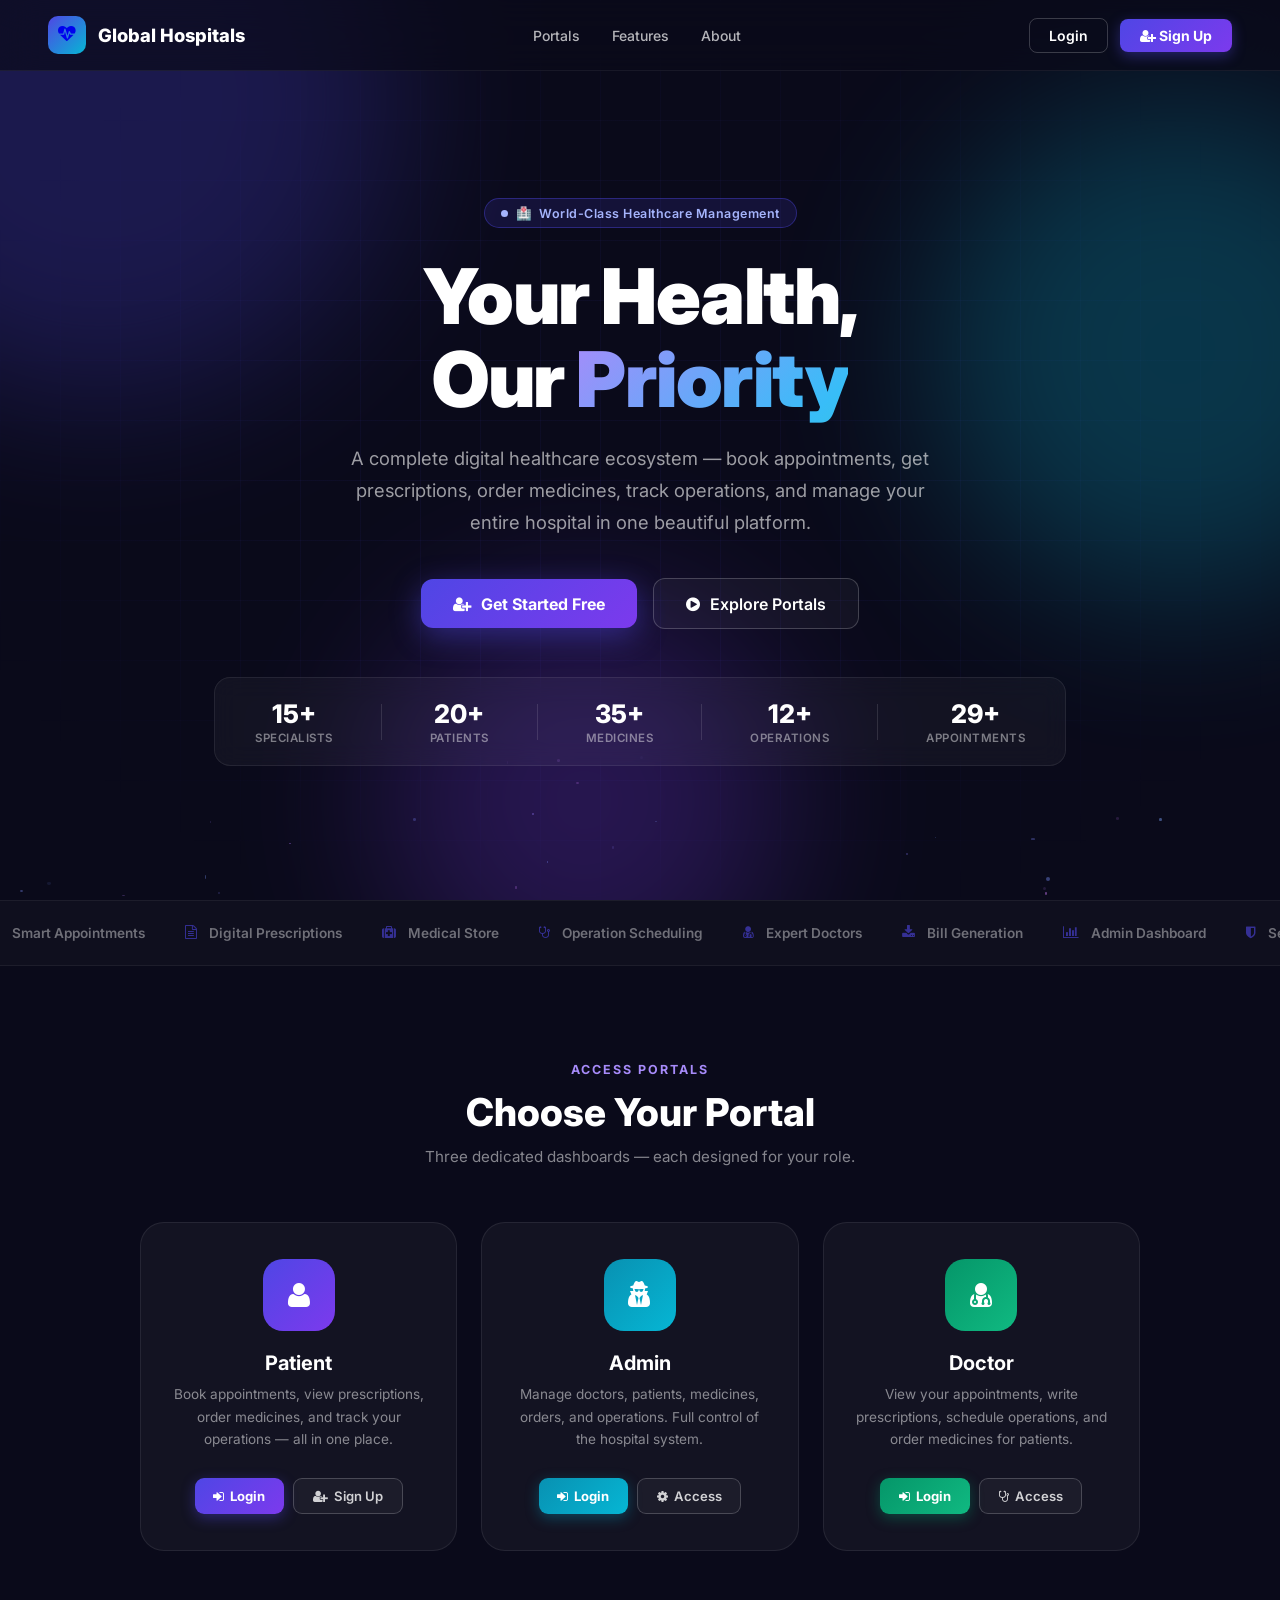
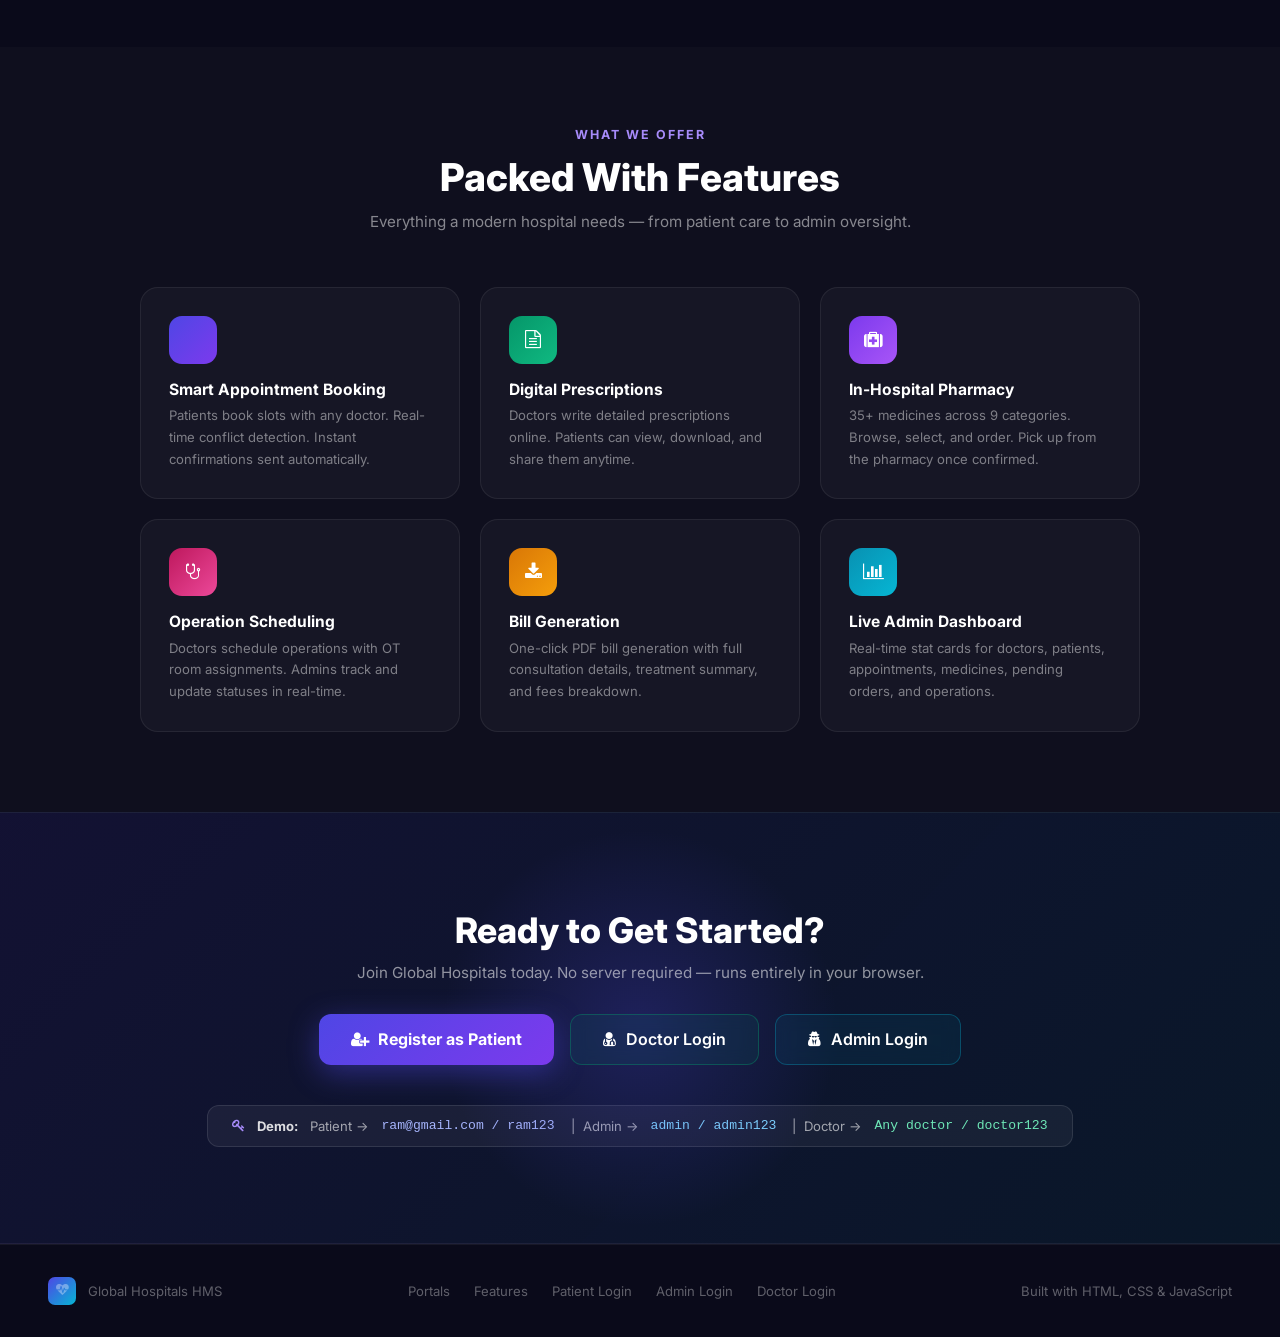
<file: index.html>
<!DOCTYPE html>
<html lang="en">
<head>
  <meta charset="UTF-8">
  <meta name="viewport" content="width=device-width,initial-scale=1">
  <title>Global Hospitals — World-Class Healthcare</title>
  <link rel="preconnect" href="https://fonts.googleapis.com">
  <link href="https://fonts.googleapis.com/css2?family=Inter:wght@300;400;500;600;700;800;900&display=swap" rel="stylesheet">
  <link rel="stylesheet" href="vendor/fontawesome/css/font-awesome.min.css">
  <style>
    *, *::before, *::after { box-sizing: border-box; margin: 0; padding: 0; }
    :root {
      --p1: #4f46e5; --p2: #7c3aed; --p3: #06b6d4;
      --g1: #059669; --r1: #be185d;
      --dark: #0a0a1a; --dark2: #0f0f2d;
    }
    html { scroll-behavior: smooth; }
    body { font-family: 'Inter', sans-serif; background: var(--dark); color: white; overflow-x: hidden; }

    /* ── SCROLLBAR ── */
    ::-webkit-scrollbar { width: 6px; }
    ::-webkit-scrollbar-track { background: var(--dark); }
    ::-webkit-scrollbar-thumb { background: var(--p1); border-radius: 3px; }

    /* ══ NAVBAR ══════════════════════════════════════════════ */
    .navbar {
      position: fixed; top: 0; left: 0; right: 0; z-index: 999;
      display: flex; align-items: center; justify-content: space-between;
      padding: 1rem 3rem;
      background: rgba(10,10,26,.7);
      backdrop-filter: blur(20px);
      border-bottom: 1px solid rgba(255,255,255,.06);
      transition: all .3s;
    }
    .navbar.scrolled { padding: .7rem 3rem; background: rgba(10,10,26,.95); }
    .nav-brand { display: flex; align-items: center; gap: .75rem; text-decoration: none; }
    .nav-brand-icon {
      width: 38px; height: 38px; border-radius: 10px;
      background: linear-gradient(135deg, var(--p1), var(--p3));
      display: flex; align-items: center; justify-content: center;
      font-size: 1.1rem; animation: pulse-logo 2.5s ease-in-out infinite;
    }
    @keyframes pulse-logo { 0%,100%{box-shadow:0 0 0 0 rgba(79,70,229,.5)} 50%{box-shadow:0 0 0 8px rgba(79,70,229,0)} }
    .nav-brand span { font-size: 1.15rem; font-weight: 800; color: white; }
    .nav-links { display: flex; align-items: center; gap: 2rem; }
    .nav-links a { color: rgba(255,255,255,.7); text-decoration: none; font-size: .875rem; font-weight: 500; transition: color .2s; }
    .nav-links a:hover { color: white; }
    .nav-ctas { display: flex; align-items: center; gap: .75rem; }
    .btn-ghost {
      padding: .5rem 1.2rem; border: 1px solid rgba(255,255,255,.2);
      border-radius: 8px; color: white; font-size: .875rem; font-weight: 600;
      text-decoration: none; transition: all .25s; font-family: 'Inter', sans-serif;
    }
    .btn-ghost:hover { background: rgba(255,255,255,.08); border-color: rgba(255,255,255,.4); }
    .btn-primary-sm {
      padding: .5rem 1.25rem;
      background: linear-gradient(135deg, var(--p1), var(--p2));
      border-radius: 8px; color: white; font-size: .875rem; font-weight: 700;
      text-decoration: none; border: none; cursor: pointer;
      transition: all .25s; font-family: 'Inter', sans-serif;
      box-shadow: 0 4px 14px rgba(79,70,229,.4);
    }
    .btn-primary-sm:hover { transform: translateY(-1px); box-shadow: 0 6px 20px rgba(79,70,229,.55); }

    /* ══ HERO ════════════════════════════════════════════════ */
    .hero {
      min-height: 100vh; display: flex; flex-direction: column;
      align-items: center; justify-content: center; text-align: center;
      padding: 8rem 2rem 4rem; position: relative; overflow: hidden;
    }

    /* Animated background blobs */
    .blob {
      position: absolute; border-radius: 50%;
      filter: blur(80px); opacity: .25; animation: blob-float 8s ease-in-out infinite;
      pointer-events: none;
    }
    .blob-1 { width: 600px; height: 600px; background: var(--p1); top: -200px; left: -200px; animation-delay: 0s; }
    .blob-2 { width: 500px; height: 500px; background: var(--p3); top: 100px; right: -150px; animation-delay: 2s; }
    .blob-3 { width: 400px; height: 400px; background: var(--p2); bottom: -100px; left: 30%; animation-delay: 4s; }
    @keyframes blob-float {
      0%,100% { transform: translate(0,0) scale(1); }
      33%  { transform: translate(30px,-40px) scale(1.05); }
      66%  { transform: translate(-20px,20px) scale(.95); }
    }

    /* Grid overlay */
    .hero::before {
      content: '';
      position: absolute; inset: 0;
      background-image:
        linear-gradient(rgba(79,70,229,.06) 1px, transparent 1px),
        linear-gradient(90deg, rgba(79,70,229,.06) 1px, transparent 1px);
      background-size: 60px 60px;
      mask-image: radial-gradient(ellipse at center, black 40%, transparent 80%);
    }

    /* Floating particles */
    .particles { position: absolute; inset: 0; pointer-events: none; }
    .particle {
      position: absolute; width: 3px; height: 3px; border-radius: 50%;
      background: rgba(79,70,229,.6); animation: particle-rise linear infinite;
    }
    @keyframes particle-rise {
      0%   { transform: translateY(0) scale(0); opacity: 0; }
      10%  { opacity: 1; }
      90%  { opacity: .5; }
      100% { transform: translateY(-100vh) scale(1); opacity: 0; }
    }

    .hero-content { position: relative; z-index: 2; max-width: 860px; }

    .hero-badge {
      display: inline-flex; align-items: center; gap: .5rem;
      background: rgba(79,70,229,.15); border: 1px solid rgba(79,70,229,.4);
      color: #a5b4fc; padding: .4rem 1rem; border-radius: 100px;
      font-size: .78rem; font-weight: 600; letter-spacing: .5px;
      margin-bottom: 1.75rem;
      animation: fadeDown .8s ease both;
    }
    .badge-dot { width: 7px; height: 7px; border-radius: 50%; background: #a5b4fc; animation: blink 1.5s ease-in-out infinite; }
    @keyframes blink { 0%,100% { opacity: 1; } 50% { opacity: .2; } }

    .hero-title {
      font-size: clamp(2.8rem, 6vw, 5rem); font-weight: 900;
      line-height: 1.08; letter-spacing: -1.5px;
      margin-bottom: 1.25rem;
      animation: fadeDown .8s ease .15s both;
    }
    .hero-title .highlight {
      background: linear-gradient(135deg, #a78bfa, #38bdf8, #34d399);
      background-size: 200% auto;
      -webkit-background-clip: text; -webkit-text-fill-color: transparent;
      background-clip: text;
      animation: gradient-shift 4s linear infinite;
    }
    @keyframes gradient-shift { 0% { background-position: 0% } 100% { background-position: 200% } }

    .hero-sub {
      font-size: 1.15rem; color: rgba(255,255,255,.6); line-height: 1.75;
      max-width: 600px; margin: 0 auto 2.5rem;
      animation: fadeDown .8s ease .3s both;
    }

    .hero-ctas {
      display: flex; align-items: center; justify-content: center; gap: 1rem;
      flex-wrap: wrap; margin-bottom: 3rem;
      animation: fadeDown .8s ease .45s both;
    }
    .btn-hero-primary {
      display: inline-flex; align-items: center; gap: .6rem;
      padding: .9rem 2rem; border-radius: 12px;
      background: linear-gradient(135deg, var(--p1), var(--p2));
      color: white; font-size: 1rem; font-weight: 700;
      text-decoration: none; border: none; cursor: pointer;
      font-family: 'Inter', sans-serif;
      box-shadow: 0 8px 30px rgba(79,70,229,.45);
      transition: all .3s; position: relative; overflow: hidden;
    }
    .btn-hero-primary::before {
      content: ''; position: absolute; inset: 0;
      background: linear-gradient(135deg, rgba(255,255,255,.15), transparent);
      opacity: 0; transition: opacity .3s;
    }
    .btn-hero-primary:hover { transform: translateY(-2px); box-shadow: 0 12px 40px rgba(79,70,229,.55); }
    .btn-hero-primary:hover::before { opacity: 1; }
    .btn-hero-outline {
      display: inline-flex; align-items: center; gap: .6rem;
      padding: .9rem 2rem; border-radius: 12px;
      border: 1.5px solid rgba(255,255,255,.2);
      color: white; font-size: 1rem; font-weight: 600;
      text-decoration: none; transition: all .3s;
      background: rgba(255,255,255,.04);
      backdrop-filter: blur(8px);
    }
    .btn-hero-outline:hover { background: rgba(255,255,255,.1); border-color: rgba(255,255,255,.4); transform: translateY(-2px); }

    /* Stats strip */
    .stats-strip {
      display: flex; align-items: center; justify-content: center;
      gap: 3rem; padding: 1.25rem 2.5rem;
      background: rgba(255,255,255,.04);
      border: 1px solid rgba(255,255,255,.08);
      border-radius: 16px; backdrop-filter: blur(12px);
      animation: fadeDown .8s ease .6s both;
      position: relative; z-index: 2;
    }
    .stats-strip .sep { width: 1px; height: 36px; background: rgba(255,255,255,.12); }
    .stat-item { text-align: center; }
    .stat-num { font-size: 1.6rem; font-weight: 800; color: white; }
    .stat-lbl { font-size: .72rem; font-weight: 600; color: rgba(255,255,255,.45); text-transform: uppercase; letter-spacing: .5px; margin-top: .1rem; }

    @keyframes fadeDown { from { opacity:0; transform:translateY(-20px); } to { opacity:1; transform:translateY(0); } }

    /* ══ PORTALS ════════════════════════════════════════════ */
    .portals { padding: 6rem 2rem; position: relative; }
    .section-label {
      text-align: center; font-size: .78rem; font-weight: 700;
      letter-spacing: 2px; text-transform: uppercase;
      color: #a78bfa; margin-bottom: .75rem;
    }
    .section-title {
      text-align: center; font-size: 2.4rem; font-weight: 800;
      color: white; margin-bottom: .75rem; line-height: 1.2;
    }
    .section-sub { text-align: center; color: rgba(255,255,255,.5); font-size: .95rem; margin-bottom: 3.5rem; }

    .portal-grid { display: grid; grid-template-columns: repeat(3,1fr); gap: 1.5rem; max-width: 1000px; margin: 0 auto; }

    .portal-card {
      background: rgba(255,255,255,.04);
      border: 1px solid rgba(255,255,255,.08);
      border-radius: 24px; padding: 2.25rem 2rem;
      text-align: center; transition: all .35s;
      position: relative; overflow: hidden;
      cursor: pointer;
    }
    .portal-card::before {
      content: ''; position: absolute; inset: 0; opacity: 0;
      transition: opacity .35s; border-radius: 24px;
    }
    .portal-card.patient::before { background: linear-gradient(135deg, rgba(79,70,229,.15), rgba(124,58,237,.1)); }
    .portal-card.admin::before { background: linear-gradient(135deg, rgba(8,145,178,.15), rgba(6,182,212,.1)); }
    .portal-card.doctor::before { background: linear-gradient(135deg, rgba(5,150,105,.15), rgba(16,185,129,.1)); }
    .portal-card:hover { transform: translateY(-8px); border-color: rgba(255,255,255,.2); }
    .portal-card:hover::before { opacity: 1; }
    .portal-card:hover .portal-icon { transform: scale(1.12) rotate(-3deg); }

    .portal-icon {
      width: 72px; height: 72px; border-radius: 20px;
      display: flex; align-items: center; justify-content: center;
      font-size: 1.75rem; color: white; margin: 0 auto 1.25rem;
      transition: transform .35s;
    }
    .portal-card h3 { font-size: 1.25rem; font-weight: 700; color: white; margin-bottom: .5rem; }
    .portal-card p { font-size: .85rem; color: rgba(255,255,255,.5); line-height: 1.65; margin-bottom: 1.75rem; }
    .portal-btns { display: flex; gap: .6rem; justify-content: center; flex-wrap: wrap; }
    .btn-portal-login {
      display: inline-flex; align-items: center; gap: .4rem;
      padding: .55rem 1.15rem; border-radius: 9px;
      font-size: .82rem; font-weight: 700; text-decoration: none;
      transition: all .25s; font-family: 'Inter', sans-serif; border: none; cursor: pointer;
    }
    .btn-portal-signup {
      display: inline-flex; align-items: center; gap: .4rem;
      padding: .55rem 1.15rem; border-radius: 9px;
      font-size: .82rem; font-weight: 600; text-decoration: none;
      border: 1px solid rgba(255,255,255,.2); color: rgba(255,255,255,.8);
      background: rgba(255,255,255,.04); transition: all .25s;
    }
    .btn-portal-signup:hover { background: rgba(255,255,255,.1); border-color: rgba(255,255,255,.4); color: white; }

    /* Glow ring on hover */
    .portal-card::after {
      content: ''; position: absolute; inset: -1px; border-radius: 25px;
      opacity: 0; transition: opacity .35s; z-index: -1;
      background: transparent; box-shadow: 0 0 0 0 transparent;
    }
    .portal-card.patient:hover::after { box-shadow: 0 0 40px rgba(79,70,229,.25), inset 0 0 40px rgba(79,70,229,.08); }
    .portal-card.admin:hover::after   { box-shadow: 0 0 40px rgba(8,145,178,.25), inset 0 0 40px rgba(8,145,178,.08); }
    .portal-card.doctor:hover::after  { box-shadow: 0 0 40px rgba(5,150,105,.25), inset 0 0 40px rgba(5,150,105,.08); }
    .portal-card:hover::after { opacity: 1; }

    /* ══ FEATURES ═══════════════════════════════════════════ */
    .features { padding: 5rem 2rem; background: rgba(255,255,255,.02); }
    .feat-grid { display: grid; grid-template-columns: repeat(3,1fr); gap: 1.25rem; max-width: 1000px; margin: 0 auto; }
    .feat-card {
      background: rgba(255,255,255,.03); border: 1px solid rgba(255,255,255,.07);
      border-radius: 18px; padding: 1.75rem;
      transition: all .3s;
    }
    .feat-card:hover { background: rgba(255,255,255,.06); border-color: rgba(255,255,255,.14); transform: translateY(-4px); }
    .feat-icon { width: 48px; height: 48px; border-radius: 13px; display: flex; align-items: center; justify-content: center; font-size: 1.15rem; color: white; margin-bottom: 1rem; }
    .feat-card h4 { font-size: .975rem; font-weight: 700; color: white; margin-bottom: .4rem; }
    .feat-card p { font-size: .82rem; color: rgba(255,255,255,.45); line-height: 1.65; }

    /* ══ CTA SECTION ════════════════════════════════════════ */
    .cta-section {
      padding: 6rem 2rem; text-align: center;
      background: linear-gradient(135deg, rgba(79,70,229,.12), rgba(6,182,212,.08));
      border-top: 1px solid rgba(255,255,255,.06);
      border-bottom: 1px solid rgba(255,255,255,.06);
      position: relative; overflow: hidden;
    }
    .cta-section::before {
      content: ''; position: absolute; width: 400px; height: 400px;
      background: radial-gradient(circle, rgba(79,70,229,.25) 0%, transparent 70%);
      top: 50%; left: 50%; transform: translate(-50%,-50%);
      animation: cta-pulse 3s ease-in-out infinite;
    }
    @keyframes cta-pulse { 0%,100%{transform:translate(-50%,-50%) scale(1)} 50%{transform:translate(-50%,-50%) scale(1.2)} }
    .cta-section h2 { font-size: 2.2rem; font-weight: 800; margin-bottom: .75rem; position: relative; }
    .cta-section p { color: rgba(255,255,255,.55); margin-bottom: 2rem; font-size: .95rem; position: relative; }
    .cta-btns { display: flex; justify-content: center; gap: 1rem; flex-wrap: wrap; position: relative; }

    /* ══ MARQUEE STRIP ══════════════════════════════════════ */
    .marquee-wrap { overflow: hidden; padding: 1.5rem 0; border-top: 1px solid rgba(255,255,255,.06); border-bottom: 1px solid rgba(255,255,255,.06); background: rgba(255,255,255,.02); }
    .marquee-track { display: flex; gap: 2.5rem; width: max-content; animation: marquee 20s linear infinite; }
    .marquee-item { display: flex; align-items: center; gap: .75rem; font-size: .85rem; font-weight: 600; color: rgba(255,255,255,.4); white-space: nowrap; }
    .marquee-item i { color: rgba(79,70,229,.6); }
    @keyframes marquee { from{transform:translateX(0)} to{transform:translateX(-50%)} }

    /* ══ FOOTER ═════════════════════════════════════════════ */
    .footer {
      padding: 2rem 3rem; display: flex; align-items: center;
      justify-content: space-between;
      border-top: 1px solid rgba(255,255,255,.06);
      color: rgba(255,255,255,.35); font-size: .82rem;
    }
    .footer a { color: rgba(255,255,255,.35); text-decoration: none; }
    .footer a:hover { color: rgba(255,255,255,.7); }
    .footer-links { display: flex; gap: 1.5rem; }

    /* ══ SCROLL REVEAL ══════════════════════════════════════ */
    .reveal { opacity: 0; transform: translateY(30px); transition: all .7s cubic-bezier(.4,0,.2,1); }
    .reveal.visible { opacity: 1; transform: translateY(0); }

    /* ══ RESPONSIVE ═════════════════════════════════════════ */
    @media (max-width: 768px) {
      .navbar { padding: .75rem 1.25rem; }
      .nav-links { display: none; }
      .hero-title { font-size: 2.4rem; }
      .portal-grid, .feat-grid { grid-template-columns: 1fr; }
      .stats-strip { gap: 1.5rem; flex-wrap: wrap; }
      .footer { flex-direction: column; gap: 1rem; text-align: center; }
    }
  </style>
</head>
<body>

<!-- ══ NAVBAR ══════════════════════════════════════════════════ -->
<nav class="navbar" id="navbar">
  <a href="#" class="nav-brand">
    <div class="nav-brand-icon"><i class="fa fa-heartbeat"></i></div>
    <span>Global Hospitals</span>
  </a>
  <div class="nav-links">
    <a href="#portals">Portals</a>
    <a href="#features">Features</a>
    <a href="#about">About</a>
  </div>
  <div class="nav-ctas">
    <a href="login-patient.html" class="btn-ghost">Login</a>
    <a href="login-patient.html" class="btn-primary-sm"><i class="fa fa-user-plus"></i> Sign Up</a>
  </div>
</nav>

<!-- ══ HERO ════════════════════════════════════════════════════ -->
<section class="hero" id="hero">
  <!-- Background blobs -->
  <div class="blob blob-1"></div>
  <div class="blob blob-2"></div>
  <div class="blob blob-3"></div>

  <!-- Floating particles -->
  <div class="particles" id="particles"></div>

  <div class="hero-content">
    <div class="hero-badge">
      <div class="badge-dot"></div>
      🏥 &nbsp;World-Class Healthcare Management
    </div>

    <h1 class="hero-title">
      Your Health,<br>
      Our <span class="highlight">Priority</span>
    </h1>

    <p class="hero-sub">
      A complete digital healthcare ecosystem — book appointments, get prescriptions, order medicines, track operations, and manage your entire hospital in one beautiful platform.
    </p>

    <div class="hero-ctas">
      <a href="login-patient.html" class="btn-hero-primary">
        <i class="fa fa-user-plus"></i> Get Started Free
      </a>
      <a href="#portals" class="btn-hero-outline">
        <i class="fa fa-play-circle"></i> Explore Portals
      </a>
    </div>

    <div class="stats-strip">
      <div class="stat-item">
        <div class="stat-num" data-target="15">0</div>
        <div class="stat-lbl">Specialists</div>
      </div>
      <div class="sep"></div>
      <div class="stat-item">
        <div class="stat-num" data-target="20">0</div>
        <div class="stat-lbl">Patients</div>
      </div>
      <div class="sep"></div>
      <div class="stat-item">
        <div class="stat-num" data-target="35">0</div>
        <div class="stat-lbl">Medicines</div>
      </div>
      <div class="sep"></div>
      <div class="stat-item">
        <div class="stat-num" data-target="12">0</div>
        <div class="stat-lbl">Operations</div>
      </div>
      <div class="sep"></div>
      <div class="stat-item">
        <div class="stat-num" data-target="29">0</div>
        <div class="stat-lbl">Appointments</div>
      </div>
    </div>
  </div>
</section>

<!-- ══ MARQUEE ══════════════════════════════════════════════════ -->
<div class="marquee-wrap">
  <div class="marquee-track">
    <div class="marquee-item"><i class="fa fa-calendar-check-o"></i> Smart Appointments</div>
    <div class="marquee-item"><i class="fa fa-file-text-o"></i> Digital Prescriptions</div>
    <div class="marquee-item"><i class="fa fa-medkit"></i> Medical Store</div>
    <div class="marquee-item"><i class="fa fa-stethoscope"></i> Operation Scheduling</div>
    <div class="marquee-item"><i class="fa fa-user-md"></i> Expert Doctors</div>
    <div class="marquee-item"><i class="fa fa-download"></i> Bill Generation</div>
    <div class="marquee-item"><i class="fa fa-bar-chart"></i> Admin Dashboard</div>
    <div class="marquee-item"><i class="fa fa-shield"></i> Secure Records</div>
    <!-- duplicate for infinite loop -->
    <div class="marquee-item"><i class="fa fa-calendar-check-o"></i> Smart Appointments</div>
    <div class="marquee-item"><i class="fa fa-file-text-o"></i> Digital Prescriptions</div>
    <div class="marquee-item"><i class="fa fa-medkit"></i> Medical Store</div>
    <div class="marquee-item"><i class="fa fa-stethoscope"></i> Operation Scheduling</div>
    <div class="marquee-item"><i class="fa fa-user-md"></i> Expert Doctors</div>
    <div class="marquee-item"><i class="fa fa-download"></i> Bill Generation</div>
    <div class="marquee-item"><i class="fa fa-bar-chart"></i> Admin Dashboard</div>
    <div class="marquee-item"><i class="fa fa-shield"></i> Secure Records</div>
  </div>
</div>

<!-- ══ PORTALS ══════════════════════════════════════════════════ -->
<section class="portals" id="portals">
  <div class="section-label">Access Portals</div>
  <h2 class="section-title reveal">Choose Your Portal</h2>
  <p class="section-sub reveal">Three dedicated dashboards — each designed for your role.</p>

  <div class="portal-grid">

    <!-- Patient -->
    <div class="portal-card patient reveal">
      <div class="portal-icon" style="background:linear-gradient(135deg,#4f46e5,#7c3aed)">
        <i class="fa fa-user"></i>
      </div>
      <h3>Patient</h3>
      <p>Book appointments, view prescriptions, order medicines, and track your operations — all in one place.</p>
      <div class="portal-btns">
        <a href="login-patient.html" class="btn-portal-login" style="background:linear-gradient(135deg,#4f46e5,#7c3aed);color:white;box-shadow:0 4px 14px rgba(79,70,229,.4)">
          <i class="fa fa-sign-in"></i> Login
        </a>
        <a href="login-patient.html" class="btn-portal-signup">
          <i class="fa fa-user-plus"></i> Sign Up
        </a>
      </div>
    </div>

    <!-- Admin -->
    <div class="portal-card admin reveal" style="transition-delay:.1s">
      <div class="portal-icon" style="background:linear-gradient(135deg,#0891b2,#06b6d4)">
        <i class="fa fa-user-secret"></i>
      </div>
      <h3>Admin</h3>
      <p>Manage doctors, patients, medicines, orders, and operations. Full control of the hospital system.</p>
      <div class="portal-btns">
        <a href="login-admin.html" class="btn-portal-login" style="background:linear-gradient(135deg,#0891b2,#06b6d4);color:white;box-shadow:0 4px 14px rgba(8,145,178,.4)">
          <i class="fa fa-sign-in"></i> Login
        </a>
        <a href="login-admin.html" class="btn-portal-signup">
          <i class="fa fa-cog"></i> Access
        </a>
      </div>
    </div>

    <!-- Doctor -->
    <div class="portal-card doctor reveal" style="transition-delay:.2s">
      <div class="portal-icon" style="background:linear-gradient(135deg,#059669,#10b981)">
        <i class="fa fa-user-md"></i>
      </div>
      <h3>Doctor</h3>
      <p>View your appointments, write prescriptions, schedule operations, and order medicines for patients.</p>
      <div class="portal-btns">
        <a href="login-doctor.html" class="btn-portal-login" style="background:linear-gradient(135deg,#059669,#10b981);color:white;box-shadow:0 4px 14px rgba(5,150,105,.4)">
          <i class="fa fa-sign-in"></i> Login
        </a>
        <a href="login-doctor.html" class="btn-portal-signup">
          <i class="fa fa-stethoscope"></i> Access
        </a>
      </div>
    </div>

  </div>
</section>

<!-- ══ FEATURES ══════════════════════════════════════════════════ -->
<section class="features" id="features">
  <div class="section-label">What We Offer</div>
  <h2 class="section-title reveal">Packed With Features</h2>
  <p class="section-sub reveal">Everything a modern hospital needs — from patient care to admin oversight.</p>

  <div class="feat-grid">
    <div class="feat-card reveal">
      <div class="feat-icon" style="background:linear-gradient(135deg,#4f46e5,#7c3aed)"><i class="fa fa-calendar-check-o"></i></div>
      <h4>Smart Appointment Booking</h4>
      <p>Patients book slots with any doctor. Real-time conflict detection. Instant confirmations sent automatically.</p>
    </div>
    <div class="feat-card reveal" style="transition-delay:.1s">
      <div class="feat-icon" style="background:linear-gradient(135deg,#059669,#10b981)"><i class="fa fa-file-text-o"></i></div>
      <h4>Digital Prescriptions</h4>
      <p>Doctors write detailed prescriptions online. Patients can view, download, and share them anytime.</p>
    </div>
    <div class="feat-card reveal" style="transition-delay:.2s">
      <div class="feat-icon" style="background:linear-gradient(135deg,#7c3aed,#a855f7)"><i class="fa fa-medkit"></i></div>
      <h4>In-Hospital Pharmacy</h4>
      <p>35+ medicines across 9 categories. Browse, select, and order. Pick up from the pharmacy once confirmed.</p>
    </div>
    <div class="feat-card reveal" style="transition-delay:.05s">
      <div class="feat-icon" style="background:linear-gradient(135deg,#be185d,#ec4899)"><i class="fa fa-stethoscope"></i></div>
      <h4>Operation Scheduling</h4>
      <p>Doctors schedule operations with OT room assignments. Admins track and update statuses in real-time.</p>
    </div>
    <div class="feat-card reveal" style="transition-delay:.15s">
      <div class="feat-icon" style="background:linear-gradient(135deg,#d97706,#f59e0b)"><i class="fa fa-download"></i></div>
      <h4>Bill Generation</h4>
      <p>One-click PDF bill generation with full consultation details, treatment summary, and fees breakdown.</p>
    </div>
    <div class="feat-card reveal" style="transition-delay:.25s">
      <div class="feat-icon" style="background:linear-gradient(135deg,#0891b2,#06b6d4)"><i class="fa fa-bar-chart"></i></div>
      <h4>Live Admin Dashboard</h4>
      <p>Real-time stat cards for doctors, patients, appointments, medicines, pending orders, and operations.</p>
    </div>
  </div>
</section>

<!-- ══ CTA ══════════════════════════════════════════════════════ -->
<section class="cta-section" id="about">
  <h2 class="reveal">Ready to Get Started?</h2>
  <p class="reveal">Join Global Hospitals today. No server required — runs entirely in your browser.</p>
  <div class="cta-btns reveal">
    <a href="login-patient.html" class="btn-hero-primary">
      <i class="fa fa-user-plus"></i> Register as Patient
    </a>
    <a href="login-doctor.html" class="btn-hero-outline" style="background:rgba(5,150,105,.1);border-color:rgba(5,150,105,.4)">
      <i class="fa fa-user-md"></i> Doctor Login
    </a>
    <a href="login-admin.html" class="btn-hero-outline" style="background:rgba(8,145,178,.1);border-color:rgba(8,145,178,.4)">
      <i class="fa fa-user-secret"></i> Admin Login
    </a>
  </div>

  <!-- Demo credentials pill -->
  <div style="margin-top:2.5rem;display:inline-flex;align-items:center;gap:.75rem;background:rgba(255,255,255,.05);border:1px solid rgba(255,255,255,.1);border-radius:12px;padding:.75rem 1.5rem;font-size:.82rem;color:rgba(255,255,255,.6)">
    <i class="fa fa-key" style="color:#a78bfa"></i>
    <strong style="color:rgba(255,255,255,.85)">Demo:</strong>
    Patient → <code style="color:#a5b4fc">ram@gmail.com / ram123</code>
    &nbsp;|&nbsp; Admin → <code style="color:#7dd3fc">admin / admin123</code>
    &nbsp;|&nbsp; Doctor → <code style="color:#6ee7b7">Any doctor / doctor123</code>
  </div>
</section>

<!-- ══ FOOTER ═══════════════════════════════════════════════════ -->
<footer class="footer">
  <div style="display:flex;align-items:center;gap:.75rem">
    <div style="width:28px;height:28px;background:linear-gradient(135deg,#4f46e5,#06b6d4);border-radius:7px;display:flex;align-items:center;justify-content:center;font-size:.8rem"><i class="fa fa-heartbeat"></i></div>
    <span>Global Hospitals HMS</span>
  </div>
  <div class="footer-links">
    <a href="#portals">Portals</a>
    <a href="#features">Features</a>
    <a href="login-patient.html">Patient Login</a>
    <a href="login-admin.html">Admin Login</a>
    <a href="login-doctor.html">Doctor Login</a>
  </div>
  <span>Built with HTML, CSS & JavaScript</span>
</footer>

<script>
  // ── Navbar scroll effect ─────────────────────────────────────
  window.addEventListener('scroll', () => {
    document.getElementById('navbar').classList.toggle('scrolled', window.scrollY > 60);
  });

  // ── Scroll reveal ────────────────────────────────────────────
  const observer = new IntersectionObserver(entries => {
    entries.forEach(e => { if(e.isIntersecting) { e.target.classList.add('visible'); } });
  }, { threshold: 0.12 });
  document.querySelectorAll('.reveal').forEach(el => observer.observe(el));

  // ── Counter animation ────────────────────────────────────────
  const countObserver = new IntersectionObserver(entries => {
    entries.forEach(e => {
      if(e.isIntersecting) {
        const el = e.target;
        const target = +el.dataset.target;
        const dur = 1800, step = 16;
        const inc = target / (dur / step);
        let cur = 0;
        const timer = setInterval(() => {
          cur = Math.min(cur + inc, target);
          el.textContent = Math.floor(cur) + (target >= 100 ? '+' : '');
          if(cur >= target) { el.textContent = target + '+'; clearInterval(timer); }
        }, step);
        countObserver.unobserve(el);
      }
    });
  }, { threshold: 0.5 });
  document.querySelectorAll('[data-target]').forEach(el => countObserver.observe(el));

  // ── Particles ────────────────────────────────────────────────
  const particlesContainer = document.getElementById('particles');
  for(let i = 0; i < 30; i++) {
    const p = document.createElement('div');
    p.className = 'particle';
    p.style.cssText = `
      left: ${Math.random() * 100}%;
      bottom: ${Math.random() * 20}%;
      width: ${Math.random() * 3 + 1}px;
      height: ${Math.random() * 3 + 1}px;
      animation-duration: ${Math.random() * 12 + 8}s;
      animation-delay: ${Math.random() * 8}s;
      opacity: ${Math.random() * 0.4 + 0.1};
      background: hsl(${Math.random() * 60 + 220}, 80%, 70%);
    `;
    particlesContainer.appendChild(p);
  }

  // ── Smooth scroll for anchor links ──────────────────────────
  document.querySelectorAll('a[href^="#"]').forEach(a => {
    a.addEventListener('click', e => {
      const target = document.querySelector(a.getAttribute('href'));
      if(target) { e.preventDefault(); target.scrollIntoView({ behavior: 'smooth' }); }
    });
  });
</script>
</body>
</html>
</file>
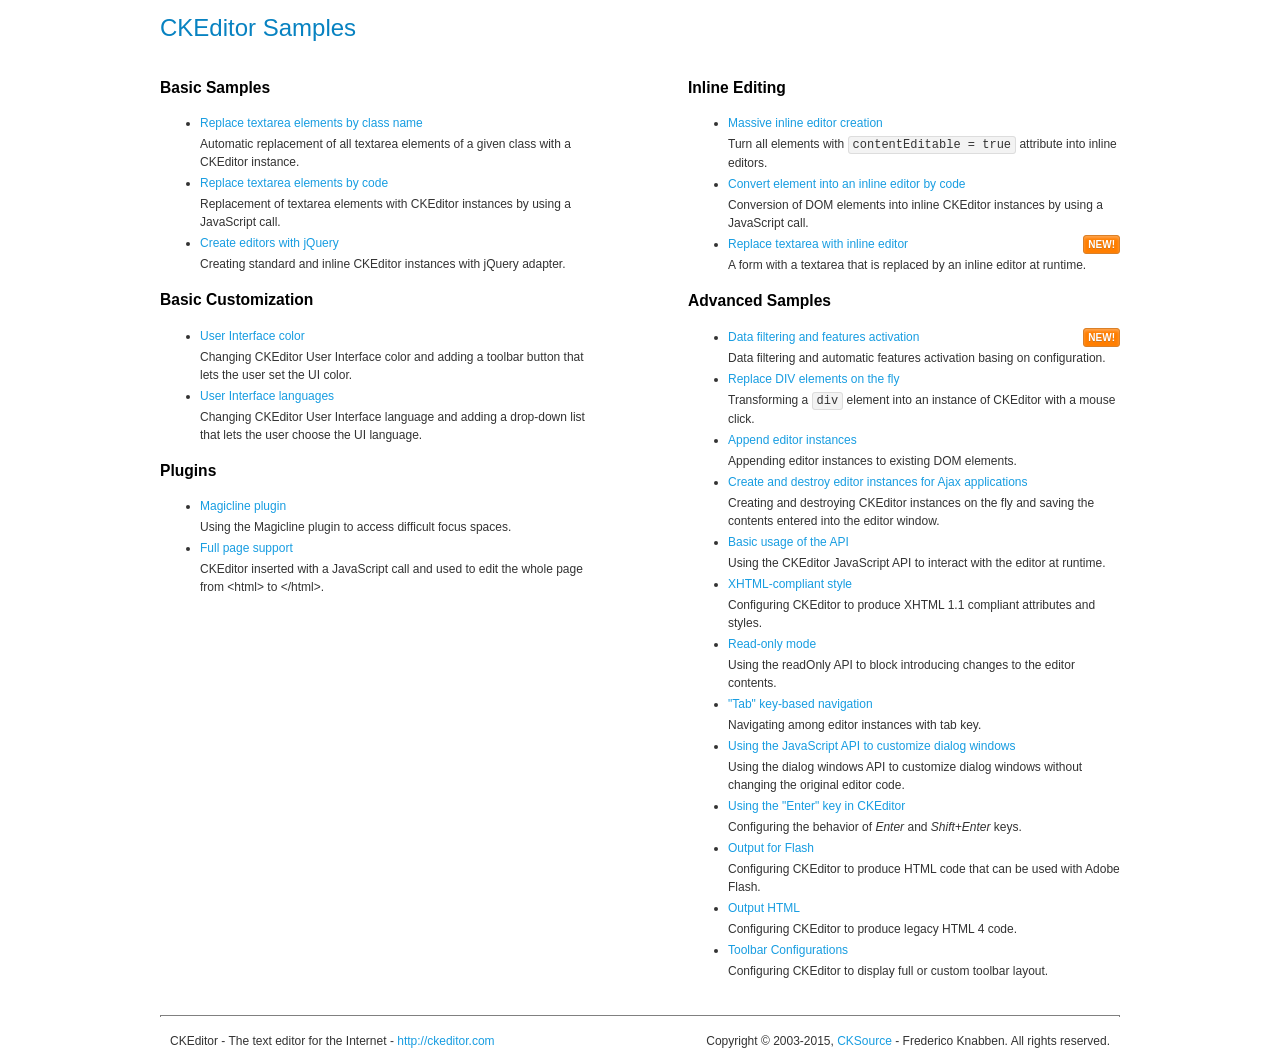
<file: vendor/ckeditor/samples/index.html>
<!DOCTYPE html>
<!--
Copyright (c) 2003-2015, CKSource - Frederico Knabben. All rights reserved.
For licensing, see LICENSE.md or http://ckeditor.com/license
-->
<html>
<head>
	<meta charset="utf-8">
	<title>CKEditor Samples</title>
	<link rel="stylesheet" href="sample.css">
</head>
<body>
	<h1 class="samples">
		CKEditor Samples
	</h1>
	<div class="twoColumns">
		<div class="twoColumnsLeft">
			<h2 class="samples">
				Basic Samples
			</h2>
			<dl class="samples">
				<dt><a class="samples" href="replacebyclass.html">Replace textarea elements by class name</a></dt>
				<dd>Automatic replacement of all textarea elements of a given class with a CKEditor instance.</dd>

				<dt><a class="samples" href="replacebycode.html">Replace textarea elements by code</a></dt>
				<dd>Replacement of textarea elements with CKEditor instances by using a JavaScript call.</dd>

				<dt><a class="samples" href="jquery.html">Create editors with jQuery</a></dt>
				<dd>Creating standard and inline CKEditor instances with jQuery adapter.</dd>
			</dl>

			<h2 class="samples">
				Basic Customization
			</h2>
			<dl class="samples">
				<dt><a class="samples" href="uicolor.html">User Interface color</a></dt>
				<dd>Changing CKEditor User Interface color and adding a toolbar button that lets the user set the UI color.</dd>

				<dt><a class="samples" href="uilanguages.html">User Interface languages</a></dt>
				<dd>Changing CKEditor User Interface language and adding a drop-down list that lets the user choose the UI language.</dd>
			</dl>


			<h2 class="samples">Plugins</h2>
<dl class="samples">
<dt><a class="samples" href="plugins/magicline/magicline.html">Magicline plugin</a></dt>
<dd>Using the Magicline plugin to access difficult focus spaces.</dd>

<dt><a class="samples" href="plugins/wysiwygarea/fullpage.html">Full page support</a></dt>
<dd>CKEditor inserted with a JavaScript call and used to edit the whole page from &lt;html&gt; to &lt;/html&gt;.</dd>
</dl>
		</div>
		<div class="twoColumnsRight">
			<h2 class="samples">
				Inline Editing
			</h2>
			<dl class="samples">
				<dt><a class="samples" href="inlineall.html">Massive inline editor creation</a></dt>
				<dd>Turn all elements with <code>contentEditable = true</code> attribute into inline editors.</dd>

				<dt><a class="samples" href="inlinebycode.html">Convert element into an inline editor by code</a></dt>
				<dd>Conversion of DOM elements into inline CKEditor instances by using a JavaScript call.</dd>

				<dt><a class="samples" href="inlinetextarea.html">Replace textarea with inline editor</a> <span class="new">New!</span></dt>
				<dd>A form with a textarea that is replaced by an inline editor at runtime.</dd>

				
			</dl>

			<h2 class="samples">
				Advanced Samples
			</h2>
			<dl class="samples">
				<dt><a class="samples" href="datafiltering.html">Data filtering and features activation</a> <span class="new">New!</span></dt>
				<dd>Data filtering and automatic features activation basing on configuration.</dd>

				<dt><a class="samples" href="divreplace.html">Replace DIV elements on the fly</a></dt>
				<dd>Transforming a <code>div</code> element into an instance of CKEditor with a mouse click.</dd>

				<dt><a class="samples" href="appendto.html">Append editor instances</a></dt>
				<dd>Appending editor instances to existing DOM elements.</dd>

				<dt><a class="samples" href="ajax.html">Create and destroy editor instances for Ajax applications</a></dt>
				<dd>Creating and destroying CKEditor instances on the fly and saving the contents entered into the editor window.</dd>

				<dt><a class="samples" href="api.html">Basic usage of the API</a></dt>
				<dd>Using the CKEditor JavaScript API to interact with the editor at runtime.</dd>

				<dt><a class="samples" href="xhtmlstyle.html">XHTML-compliant style</a></dt>
				<dd>Configuring CKEditor to produce XHTML 1.1 compliant attributes and styles.</dd>

				<dt><a class="samples" href="readonly.html">Read-only mode</a></dt>
				<dd>Using the readOnly API to block introducing changes to the editor contents.</dd>

				<dt><a class="samples" href="tabindex.html">"Tab" key-based navigation</a></dt>
				<dd>Navigating among editor instances with tab key.</dd>


				
<dt><a class="samples" href="plugins/dialog/dialog.html">Using the JavaScript API to customize dialog windows</a></dt>
<dd>Using the dialog windows API to customize dialog windows without changing the original editor code.</dd>

<dt><a class="samples" href="plugins/enterkey/enterkey.html">Using the &quot;Enter&quot; key in CKEditor</a></dt>
<dd>Configuring the behavior of <em>Enter</em> and <em>Shift+Enter</em> keys.</dd>

<dt><a class="samples" href="plugins/htmlwriter/outputforflash.html">Output for Flash</a></dt>
<dd>Configuring CKEditor to produce HTML code that can be used with Adobe Flash.</dd>

<dt><a class="samples" href="plugins/htmlwriter/outputhtml.html">Output HTML</a></dt>
<dd>Configuring CKEditor to produce legacy HTML 4 code.</dd>

<dt><a class="samples" href="plugins/toolbar/toolbar.html">Toolbar Configurations</a></dt>
<dd>Configuring CKEditor to display full or custom toolbar layout.</dd>

			</dl>
		</div>
	</div>
	<div id="footer">
		<hr>
		<p>
			CKEditor - The text editor for the Internet - <a class="samples" href="http://ckeditor.com/">http://ckeditor.com</a>
		</p>
		<p id="copy">
			Copyright &copy; 2003-2015, <a class="samples" href="http://cksource.com/">CKSource</a> - Frederico Knabben. All rights reserved.
		</p>
	</div>
</body>
</html>
</file>
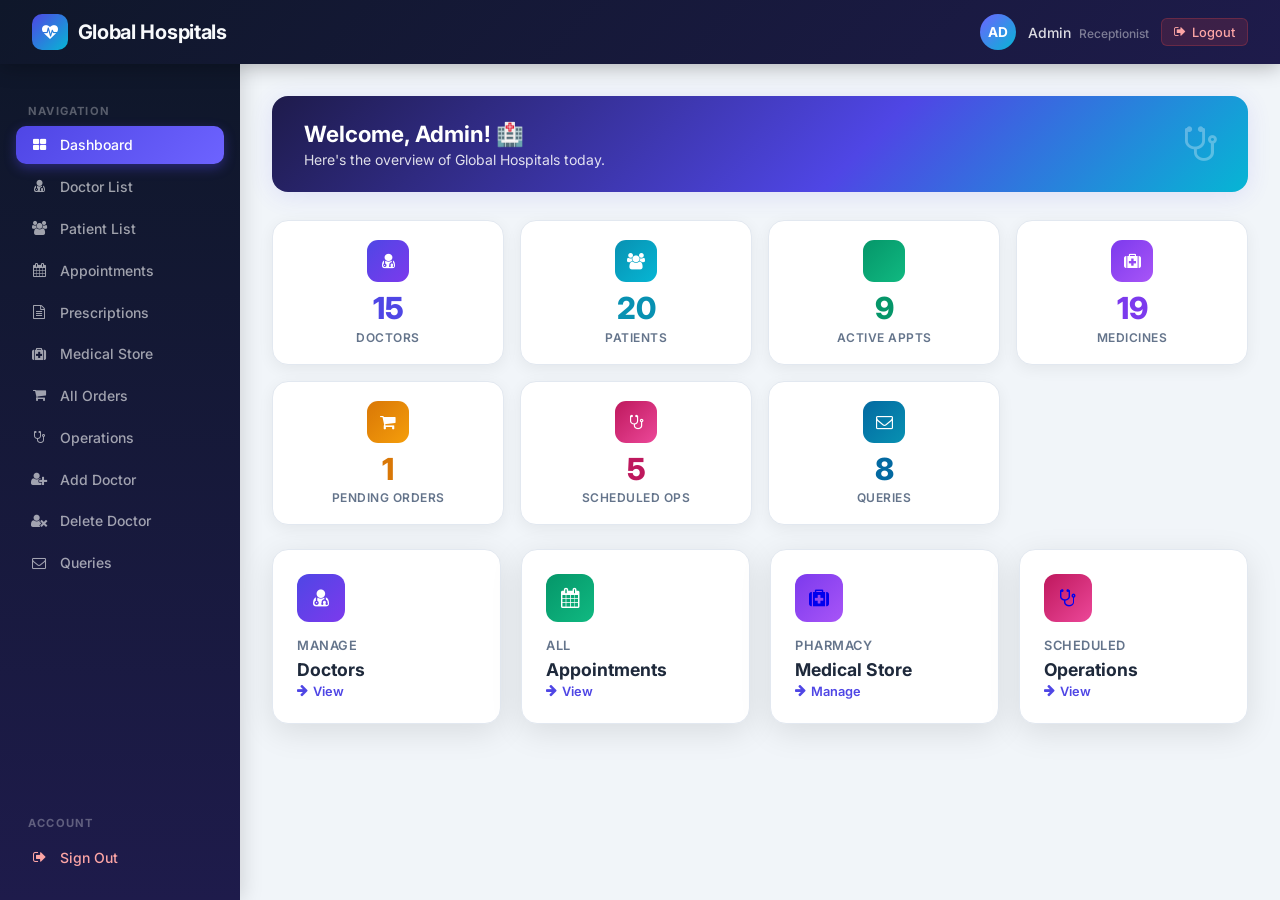
<file: dashboard-admin.html>
<!DOCTYPE html>
<html lang="en">
<head>
  <meta charset="UTF-8">
  <meta name="viewport" content="width=device-width,initial-scale=1">
  <title>Global Hospitals — Admin Dashboard</title>
  <link rel="stylesheet" href="hms-modern.css">
  <link rel="stylesheet" href="vendor/fontawesome/css/font-awesome.min.css">
  <style>
    .s-cards{display:grid;grid-template-columns:repeat(4,1fr);gap:1rem;margin-bottom:1.5rem}
    .s-card{background:white;border-radius:var(--radius-lg);padding:1.2rem;border:1px solid #e2e8f0;box-shadow:0 4px 16px rgba(0,0,0,.06);text-align:center}
    .s-card .snum{font-size:1.9rem;font-weight:800;margin:.4rem 0 .2rem}
    .s-card .slbl{font-size:.75rem;font-weight:600;color:var(--text-muted);text-transform:uppercase;letter-spacing:.5px}
    .s-card .sico{width:42px;height:42px;border-radius:11px;display:flex;align-items:center;justify-content:center;margin:0 auto .5rem;font-size:1.05rem;color:white}
    .mini-in{width:70px;border:1px solid #e2e8f0;border-radius:6px;padding:4px 7px;font-size:.8rem;font-family:'Inter',sans-serif}
    .mini-sel{border:1px solid #e2e8f0;border-radius:6px;padding:4px 6px;font-size:.78rem;font-family:'Inter',sans-serif}
    .form-2{display:grid;grid-template-columns:160px 1fr;gap:.7rem;align-items:center;margin-bottom:.75rem}
    .form-2 label{font-size:.82rem;font-weight:600;color:var(--text-muted)}
    .form-2 .fc{border:1px solid #e2e8f0;border-radius:var(--radius-md);padding:.55rem .85rem;font-family:'Inter',sans-serif;font-size:.875rem;background:#f8fafc;outline:none;width:100%}
    .form-2 .fc:focus{border-color:var(--primary-light);background:white;box-shadow:0 0 0 3px rgba(79,70,229,.1)}
  </style>
</head>
<body>

<nav class="hms-navbar">
  <a href="index.html" class="brand"><div class="brand-icon"><i class="fa fa-heartbeat"></i></div>Global Hospitals</a>
  <div class="nav-user">
    <div class="avatar">AD</div>
    <span>Admin &nbsp;<span style="opacity:.5;font-size:.75rem">Receptionist</span></span>
    <a href="login-admin.html" class="btn-logout" onclick="sessionStorage.removeItem('admin')"><i class="fa fa-sign-out"></i> Logout</a>
  </div>
</nav>

<div class="dashboard-layout">
  <aside class="sidebar">
    <span class="sidebar-label">Navigation</span>
    <button class="sidebar-item active" onclick="showTab('dash',this)"><i class="fa fa-th-large"></i> Dashboard</button>
    <button class="sidebar-item" onclick="showTab('docs',this)"><i class="fa fa-user-md"></i> Doctor List</button>
    <button class="sidebar-item" onclick="showTab('pats',this)"><i class="fa fa-users"></i> Patient List</button>
    <button class="sidebar-item" onclick="showTab('apps',this)"><i class="fa fa-calendar"></i> Appointments</button>
    <button class="sidebar-item" onclick="showTab('pres',this)"><i class="fa fa-file-text-o"></i> Prescriptions</button>
    <button class="sidebar-item" onclick="showTab('store',this)"><i class="fa fa-medkit"></i> Medical Store</button>
    <button class="sidebar-item" onclick="showTab('orders',this)"><i class="fa fa-shopping-cart"></i> All Orders</button>
    <button class="sidebar-item" onclick="showTab('ops',this)"><i class="fa fa-stethoscope"></i> Operations</button>
    <button class="sidebar-item" onclick="showTab('adddoc',this)"><i class="fa fa-user-plus"></i> Add Doctor</button>
    <button class="sidebar-item" onclick="showTab('deldoc',this)"><i class="fa fa-user-times"></i> Delete Doctor</button>
    <button class="sidebar-item" onclick="showTab('queries',this)"><i class="fa fa-envelope-o"></i> Queries</button>
    <span class="sidebar-label" style="margin-top:auto">Account</span>
    <a href="login-admin.html" class="sidebar-item" style="color:#fca5a5" onclick="sessionStorage.removeItem('admin')"><i class="fa fa-sign-out"></i> Sign Out</a>
  </aside>

  <main class="main-content">

    <div class="welcome-bar" style="background:linear-gradient(135deg,#1e1b4b,#4f46e5 60%,#06b6d4)">
      <div class="welcome-text"><h2>Welcome, Admin! 🏥</h2><p>Here's the overview of Global Hospitals today.</p></div>
      <i class="fa fa-stethoscope welcome-icon"></i>
    </div>

    <!-- DASHBOARD -->
    <div class="tab-pane active" id="tab-dash">
      <div class="s-cards" id="stat-cards"></div>
      <div class="stat-cards" style="grid-template-columns:repeat(4,1fr)">
        <a class="stat-card" href="#" onclick="showTab('docs',document.querySelectorAll('.sidebar-item')[1]);return false"><div class="card-icon purple"><i class="fa fa-user-md"></i></div><div class="card-label">Manage</div><div class="card-title">Doctors</div><div class="card-action"><i class="fa fa-arrow-right"></i> View</div></a>
        <a class="stat-card" href="#" onclick="showTab('apps',document.querySelectorAll('.sidebar-item')[3]);return false"><div class="card-icon green"><i class="fa fa-calendar"></i></div><div class="card-label">All</div><div class="card-title">Appointments</div><div class="card-action"><i class="fa fa-arrow-right"></i> View</div></a>
        <a class="stat-card" href="#" onclick="showTab('store',document.querySelectorAll('.sidebar-item')[5]);return false"><div class="card-icon" style="background:linear-gradient(135deg,#7c3aed,#a855f7)"><i class="fa fa-medkit"></i></div><div class="card-label">Pharmacy</div><div class="card-title">Medical Store</div><div class="card-action"><i class="fa fa-arrow-right"></i> Manage</div></a>
        <a class="stat-card" href="#" onclick="showTab('ops',document.querySelectorAll('.sidebar-item')[7]);return false"><div class="card-icon" style="background:linear-gradient(135deg,#be185d,#ec4899)"><i class="fa fa-stethoscope"></i></div><div class="card-label">Scheduled</div><div class="card-title">Operations</div><div class="card-action"><i class="fa fa-arrow-right"></i> View</div></a>
      </div>
    </div>

    <!-- DOCTORS -->
    <div class="tab-pane" id="tab-docs">
      <div class="content-card">
        <div class="card-header"><div class="header-icon"><i class="fa fa-user-md"></i></div><h3>Doctor List (15)</h3></div>
        <div style="overflow-x:auto"><table class="hms-table"><thead><tr><th>#</th><th>Name</th><th>Specialization</th><th>Email</th><th>Fees (₹)</th></tr></thead>
          <tbody id="docs-body"></tbody>
        </table></div>
      </div>
    </div>

    <!-- PATIENTS -->
    <div class="tab-pane" id="tab-pats">
      <div class="content-card">
        <div class="card-header"><div class="header-icon"><i class="fa fa-users"></i></div><h3>Patient List (20)</h3></div>
        <div style="overflow-x:auto"><table class="hms-table"><thead><tr><th>PID</th><th>Name</th><th>Gender</th><th>Email</th><th>Contact</th></tr></thead>
          <tbody id="pats-body"></tbody>
        </table></div>
      </div>
    </div>

    <!-- APPOINTMENTS -->
    <div class="tab-pane" id="tab-apps">
      <div class="content-card">
        <div class="card-header"><div class="header-icon"><i class="fa fa-calendar"></i></div><h3>All Appointments (29)</h3></div>
        <div style="overflow-x:auto"><table class="hms-table"><thead><tr><th>ID</th><th>Patient</th><th>Doctor</th><th>Date</th><th>Time</th><th>Fees</th><th>Status</th></tr></thead>
          <tbody id="apps-body"></tbody>
        </table></div>
      </div>
    </div>

    <!-- PRESCRIPTIONS -->
    <div class="tab-pane" id="tab-pres">
      <div class="content-card">
        <div class="card-header"><div class="header-icon" style="background:linear-gradient(135deg,#059669,#10b981)"><i class="fa fa-file-text-o"></i></div><h3>All Prescriptions (15)</h3></div>
        <div style="overflow-x:auto"><table class="hms-table"><thead><tr><th>Doctor</th><th>Patient</th><th>Date</th><th>Disease</th><th>Allergy</th><th>Prescription</th></tr></thead>
          <tbody id="pres-body"></tbody>
        </table></div>
      </div>
    </div>

    <!-- MEDICAL STORE -->
    <div class="tab-pane" id="tab-store">
      <div class="content-card" style="margin-bottom:1.5rem">
        <div class="card-header"><div class="header-icon" style="background:linear-gradient(135deg,#7c3aed,#a855f7)"><i class="fa fa-plus-circle"></i></div><h3>Add New Medicine</h3></div>
        <div class="card-body-inner">
          <form onsubmit="addMedicine(event)">
            <div style="display:grid;grid-template-columns:1fr 1fr;gap:.5rem 2rem">
              <div class="form-2" style="grid-column:span 2"><label>Medicine Name</label><input type="text" class="fc" id="m-name" placeholder="e.g. Paracetamol 500mg" required></div>
              <div class="form-2"><label>Category</label>
                <select id="m-cat" class="fc" required>
                  <option value="" disabled selected>Select</option>
                  <option>Painkiller</option><option>Antibiotic</option><option>Cardiac</option>
                  <option>Dermatology</option><option>Neurology</option><option>Respiratory</option>
                  <option>Antacid</option><option>Supplement</option><option>Syrup</option>
                </select>
              </div>
              <div class="form-2"><label>Unit</label>
                <select id="m-unit" class="fc">
                  <option>Tablet</option><option>Capsule</option><option>Syrup</option><option>Gel</option><option>Tube</option><option>Sachet</option><option>Inhaler</option>
                </select>
              </div>
              <div class="form-2"><label>Price (₹)</label><input type="number" step=".01" min="0" class="fc" id="m-price" placeholder="0.00" required></div>
              <div class="form-2"><label>Stock (units)</label><input type="number" min="0" class="fc" id="m-stock" placeholder="0" required></div>
              <div class="form-2" style="grid-column:span 2"><label>Description</label><input type="text" class="fc" id="m-desc" placeholder="Usage / indication..."></div>
            </div>
            <div style="margin-top:1rem"><button type="submit" class="btn-submit"><i class="fa fa-plus-circle"></i> Add to Store</button></div>
          </form>
        </div>
      </div>
      <div class="content-card">
        <div class="card-header"><div class="header-icon" style="background:linear-gradient(135deg,#7c3aed,#a855f7)"><i class="fa fa-list"></i></div><h3>Medicine Inventory</h3></div>
        <div style="overflow-x:auto"><table class="hms-table"><thead><tr><th>#</th><th>Name</th><th>Category</th><th>Unit</th><th>Price</th><th>Stock</th><th>Action</th></tr></thead>
          <tbody id="store-body"></tbody>
        </table></div>
      </div>
    </div>

    <!-- ORDERS -->
    <div class="tab-pane" id="tab-orders">
      <div class="content-card">
        <div class="card-header"><div class="header-icon" style="background:linear-gradient(135deg,#0891b2,#06b6d4)"><i class="fa fa-shopping-cart"></i></div><h3>All Medicine Orders (20)</h3></div>
        <div style="overflow-x:auto"><table class="hms-table"><thead><tr><th>#</th><th>Ordered By</th><th>Role</th><th>Medicine</th><th>Qty</th><th>Total</th><th>Date</th><th>Status</th><th>Update</th></tr></thead>
          <tbody id="orders-body"></tbody>
        </table></div>
      </div>
    </div>

    <!-- OPERATIONS -->
    <div class="tab-pane" id="tab-ops">
      <div class="content-card">
        <div class="card-header"><div class="header-icon" style="background:linear-gradient(135deg,#be185d,#ec4899)"><i class="fa fa-stethoscope"></i></div><h3>All Operations (12)</h3></div>
        <div style="overflow-x:auto"><table class="hms-table"><thead><tr><th>#</th><th>Patient</th><th>Doctor</th><th>Operation</th><th>Date & Time</th><th>Room</th><th>Status</th><th>Update</th></tr></thead>
          <tbody id="ops-body"></tbody>
        </table></div>
      </div>
    </div>

    <!-- ADD DOCTOR -->
    <div class="tab-pane" id="tab-adddoc">
      <div class="content-card" style="max-width:580px">
        <div class="card-header"><div class="header-icon"><i class="fa fa-user-plus"></i></div><h3>Add New Doctor</h3></div>
        <div class="card-body-inner">
          <form onsubmit="addDoctor(event)">
            <div class="form-2"><label>Doctor Name</label><input type="text" class="fc" id="d-name" placeholder="Full name" required></div>
            <div class="form-2"><label>Specialization</label>
              <select id="d-spec" class="fc" required>
                <option value="" disabled selected>Select</option>
                <option>General</option><option>Cardiologist</option><option>Neurologist</option>
                <option>Pediatrician</option><option>Orthopedic</option><option>Dermatologist</option>
                <option>Gynecologist</option><option>ENT Specialist</option>
              </select>
            </div>
            <div class="form-2"><label>Email ID</label><input type="email" class="fc" id="d-email" placeholder="doctor@hospital.com" required></div>
            <div class="form-2"><label>Password</label><input type="password" class="fc" id="d-pwd" required></div>
            <div class="form-2"><label>Fees (₹)</label><input type="number" class="fc" id="d-fees" placeholder="500" required></div>
            <div style="margin-top:1rem"><button type="submit" class="btn-submit"><i class="fa fa-plus-circle"></i> Add Doctor</button></div>
          </form>
        </div>
      </div>
    </div>

    <!-- DELETE DOCTOR -->
    <div class="tab-pane" id="tab-deldoc">
      <div class="content-card" style="max-width:480px">
        <div class="card-header"><div class="header-icon" style="background:linear-gradient(135deg,#dc2626,#ef4444)"><i class="fa fa-user-times"></i></div><h3>Delete Doctor</h3></div>
        <div class="card-body-inner">
          <p style="font-size:.875rem;color:var(--text-muted);margin-bottom:1.25rem">Enter the doctor's email ID to remove them.</p>
          <form onsubmit="deleteDoctor(event)">
            <div class="form-2"><label>Email ID</label><input type="email" class="fc" id="del-email" placeholder="doctor@hospital.com" required></div>
            <div style="margin-top:1rem"><button type="submit" class="btn-submit" style="background:linear-gradient(135deg,#dc2626,#ef4444)"><i class="fa fa-trash"></i> Delete Doctor</button></div>
          </form>
        </div>
      </div>
    </div>

    <!-- QUERIES -->
    <div class="tab-pane" id="tab-queries">
      <div class="content-card">
        <div class="card-header"><div class="header-icon" style="background:linear-gradient(135deg,#d97706,#f59e0b)"><i class="fa fa-envelope-o"></i></div><h3>Patient Queries (20)</h3></div>
        <div style="overflow-x:auto"><table class="hms-table"><thead><tr><th>Name</th><th>Email</th><th>Contact</th><th>Message</th></tr></thead>
          <tbody id="queries-body"></tbody>
        </table></div>
      </div>
    </div>

  </main>
</div>

<script>
const DOCTORS = [
  {name:'Dr. Rajesh Kumar',spec:'General',email:'rajesh@hospital.com',fees:500},
  {name:'Dr. Anita Singh',spec:'Pediatrician',email:'anita@hospital.com',fees:700},
  {name:'Dr. Vikram Patel',spec:'Orthopedic',email:'vikram@hospital.com',fees:1000},
  {name:'Dr. Meera Kapoor',spec:'Dermatologist',email:'meera@hospital.com',fees:800},
  {name:'Dr. Suresh Iyer',spec:'Orthopedic',email:'suresh@hospital.com',fees:900},
  {name:'Dr. Kavita Nair',spec:'Neurologist',email:'kavita@hospital.com',fees:1200},
  {name:'Dr. Rajan Mehta',spec:'Cardiologist',email:'rajan@hospital.com',fees:1500},
  {name:'Dr. Preethi Rao',spec:'Pediatrician',email:'preethi@hospital.com',fees:600},
  {name:'Dr. Arjun Das',spec:'General',email:'arjun@hospital.com',fees:400},
  {name:'Dr. Sunita Sharma',spec:'Gynecologist',email:'sunita@hospital.com',fees:1000},
  {name:'Dr. Harish Joshi',spec:'ENT Specialist',email:'harish@hospital.com',fees:750},
  {name:'Dr. Divya Reddy',spec:'Cardiologist',email:'divya@hospital.com',fees:1400},
  {name:'Dr. Sanjay Gupta',spec:'Neurologist',email:'sanjay@hospital.com',fees:1100},
  {name:'Dr. Pooja Agarwal',spec:'Ophthalmologist',email:'pooja@hospital.com',fees:800},
  {name:'Dr. Kiran Kumar',spec:'General',email:'kiran@hospital.com',fees:450},
];
const PATIENTS = [
  {pid:1,fname:'Ram',lname:'Kumar',gender:'Male',email:'ram@gmail.com',contact:'9876543210'},
  {pid:12,fname:'Priya',lname:'Sharma',gender:'Female',email:'priya@gmail.com',contact:'9876512345'},
  {pid:13,fname:'Rahul',lname:'Verma',gender:'Male',email:'rahul@gmail.com',contact:'8765432109'},
  {pid:14,fname:'Anjali',lname:'Singh',gender:'Female',email:'anjali@gmail.com',contact:'7654321098'},
  {pid:15,fname:'Vikram',lname:'Patel',gender:'Male',email:'vikram.patel@gmail.com',contact:'9988776655'},
  {pid:16,fname:'Sneha',lname:'Joshi',gender:'Female',email:'sneha.joshi@gmail.com',contact:'8877665544'},
  {pid:17,fname:'Aryan',lname:'Mehta',gender:'Male',email:'aryan.mehta@gmail.com',contact:'7766554433'},
  {pid:18,fname:'Divya',lname:'Kumar',gender:'Female',email:'divya.kumar@gmail.com',contact:'6655443322'},
  {pid:19,fname:'Karan',lname:'Singh',gender:'Male',email:'karan.singh@gmail.com',contact:'9911223344'},
  {pid:20,fname:'Pooja',lname:'Reddy',gender:'Female',email:'pooja.reddy@gmail.com',contact:'8822334455'},
];
const APPOINTMENTS = [
  {id:25,patient:'Ram Kumar',doctor:'Dr. Meera Kapoor',date:'2026-08-19',time:'10:00',fees:800,status:'Active'},
  {id:26,patient:'Priya Sharma',doctor:'Dr. Kavita Nair',date:'2026-08-20',time:'11:00',fees:1200,status:'Active'},
  {id:27,patient:'Rahul Verma',doctor:'Dr. Suresh Iyer',date:'2026-08-21',time:'09:00',fees:900,status:'Cancelled by Patient'},
  {id:28,patient:'Anjali Singh',doctor:'Dr. Rajan Mehta',date:'2026-08-22',time:'15:00',fees:1500,status:'Active'},
  {id:19,patient:'Vikram Patel',doctor:'Dr. Meera Kapoor',date:'2026-08-16',time:'09:00',fees:800,status:'Active'},
  {id:20,patient:'Sneha Joshi',doctor:'Dr. Suresh Iyer',date:'2026-08-16',time:'10:00',fees:900,status:'Active'},
  {id:21,patient:'Aryan Mehta',doctor:'Dr. Kavita Nair',date:'2026-08-17',time:'11:00',fees:1200,status:'Active'},
  {id:22,patient:'Divya Kumar',doctor:'Dr. Rajan Mehta',date:'2026-08-17',time:'12:00',fees:1500,status:'Active'},
  {id:23,patient:'Karan Singh',doctor:'Dr. Preethi Rao',date:'2026-08-18',time:'09:30',fees:600,status:'Active'},
  {id:24,patient:'Pooja Reddy',doctor:'Dr. Arjun Das',date:'2026-08-18',time:'14:00',fees:400,status:'Active'},
];
const PRESCRIPTIONS = [
  {doctor:'Dr. Meera Kapoor',patient:'Vikram Patel',date:'2026-08-16',disease:'Eczema',allergy:'None',prescription:'Hydrocortisone cream 1% apply twice daily. Avoid hot water baths. Use mild soap.'},
  {doctor:'Dr. Kavita Nair',patient:'Aryan Mehta',date:'2026-08-17',disease:'Migraine',allergy:'Penicillin',prescription:'Sumatriptan 50mg at onset. Paracetamol 500mg for mild pain. Avoid bright lights.'},
  {doctor:'Dr. Rajan Mehta',patient:'Divya Kumar',date:'2026-08-17',disease:'Hypertension',allergy:'Sulfa drugs',prescription:'Amlodipine 5mg once daily morning. Low sodium diet. Daily BP monitoring.'},
  {doctor:'Dr. Preethi Rao',patient:'Karan Singh',date:'2026-08-18',disease:'Viral Fever',allergy:'None',prescription:'Paracetamol 650mg 3×/day. ORS solution. Complete bed rest for 3 days.'},
  {doctor:'Dr. Arjun Das',patient:'Pooja Reddy',date:'2026-08-18',disease:'Common Cold',allergy:'None',prescription:'Cetirizine 10mg at night. Steam inhalation twice daily. Vitamin C 500mg daily.'},
  {doctor:'Dr. Meera Kapoor',patient:'Ram Kumar',date:'2026-08-19',disease:'Acne Vulgaris',allergy:'None',prescription:'Clindamycin gel apply at night. Benzoyl peroxide wash morning. Avoid oily food.'},
  {doctor:'Dr. Kavita Nair',patient:'Priya Sharma',date:'2026-08-20',disease:'Chronic Headache',allergy:'None',prescription:'Propranolol 40mg twice daily. Ibuprofen 400mg for acute attack. Stress management.'},
];
const MEDICINES = [
  {id:1,name:'Paracetamol 500mg',cat:'Painkiller',unit:'Tablet',price:2.50,stock:500},
  {id:2,name:'Amoxicillin 500mg',cat:'Antibiotic',unit:'Capsule',price:12.00,stock:200},
  {id:3,name:'Metformin 500mg',cat:'Antidiabetic',unit:'Tablet',price:8.00,stock:250},
  {id:4,name:'Omeprazole 20mg',cat:'Antacid',unit:'Capsule',price:6.50,stock:300},
  {id:5,name:'Atorvastatin 10mg',cat:'Cardiac',unit:'Tablet',price:15.00,stock:180},
  {id:6,name:'Cetirizine 10mg',cat:'Antiallergic',unit:'Tablet',price:3.00,stock:400},
  {id:16,name:'Hydrocortisone Cream 1%',cat:'Dermatology',unit:'Tube',price:35.00,stock:120},
  {id:17,name:'Clindamycin Gel 1%',cat:'Dermatology',unit:'Tube',price:85.00,stock:90},
  {id:19,name:'Diclofenac 50mg',cat:'Painkiller',unit:'Tablet',price:9.00,stock:300},
  {id:20,name:'Sumatriptan 50mg',cat:'Neurology',unit:'Tablet',price:85.00,stock:80},
  {id:21,name:'Propranolol 40mg',cat:'Cardiac',unit:'Tablet',price:12.00,stock:200},
  {id:22,name:'Amlodipine 5mg',cat:'Cardiac',unit:'Tablet',price:7.50,stock:250},
  {id:23,name:'ORS Sachet',cat:'Supplement',unit:'Sachet',price:5.00,stock:500},
  {id:24,name:'Vitamin C 500mg',cat:'Supplement',unit:'Tablet',price:8.00,stock:400},
  {id:25,name:'Vitamin B12 1500mcg',cat:'Supplement',unit:'Tablet',price:22.00,stock:180},
  {id:30,name:'Salbutamol Inhaler',cat:'Respiratory',unit:'Inhaler',price:145.00,stock:60},
  {id:32,name:'Pantoprazole 40mg',cat:'Antacid',unit:'Tablet',price:9.50,stock:240},
  {id:34,name:'Multivitamin with Minerals',cat:'Supplement',unit:'Tablet',price:32.00,stock:350},
  {id:35,name:'Paracetamol Syrup',cat:'Painkiller',unit:'Syrup',price:28.00,stock:100},
];
const ORDERS = [
  {id:6,by:'Vikram Patel',role:'patient',med:'Hydrocortisone Cream 1%',qty:2,total:70.00,date:'2026-08-16',status:'Confirmed'},
  {id:7,by:'Sneha Joshi',role:'patient',med:'Diclofenac 50mg',qty:20,total:180.00,date:'2026-08-16',status:'Dispatched'},
  {id:8,by:'Aryan Mehta',role:'patient',med:'Sumatriptan 50mg',qty:5,total:425.00,date:'2026-08-17',status:'Pending'},
  {id:9,by:'Divya Kumar',role:'patient',med:'Amlodipine 5mg',qty:30,total:225.00,date:'2026-08-17',status:'Confirmed'},
  {id:10,by:'Karan Singh',role:'patient',med:'Paracetamol 500mg',qty:20,total:50.00,date:'2026-08-18',status:'Delivered'},
  {id:11,by:'Pooja Reddy',role:'patient',med:'Cetirizine 10mg',qty:10,total:30.00,date:'2026-08-18',status:'Confirmed'},
  {id:12,by:'Ram Kumar',role:'patient',med:'Vitamin C 500mg',qty:30,total:240.00,date:'2026-08-10',status:'Delivered'},
  {id:13,by:'Priya Sharma',role:'patient',med:'Multivitamin with Minerals',qty:30,total:960.00,date:'2026-08-14',status:'Confirmed'},
  {id:16,by:'Dr. Meera Kapoor',role:'doctor',med:'Clindamycin Gel 1%',qty:10,total:850.00,date:'2026-08-16',status:'Confirmed'},
  {id:17,by:'Dr. Suresh Iyer',role:'doctor',med:'Diclofenac 50mg',qty:50,total:450.00,date:'2026-08-16',status:'Confirmed'},
  {id:18,by:'Dr. Kavita Nair',role:'doctor',med:'Sumatriptan 50mg',qty:20,total:1700.00,date:'2026-08-17',status:'Confirmed'},
  {id:19,by:'Dr. Rajan Mehta',role:'doctor',med:'Propranolol 40mg',qty:40,total:480.00,date:'2026-08-17',status:'Dispatched'},
  {id:20,by:'Dr. Arjun Das',role:'doctor',med:'ORS Sachet',qty:100,total:500.00,date:'2026-08-18',status:'Delivered'},
];
const OPERATIONS = [
  {id:5,patient:'Vikram Patel',pid:15,doctor:'Dr. Suresh Iyer',type:'Hip Replacement',date:'2026-08-26',time:'09:00',room:'OT-2',status:'Scheduled',notes:'Patient has severe arthritis. Pre-op physiotherapy completed.'},
  {id:6,patient:'Sneha Joshi',pid:16,doctor:'Dr. Kavita Nair',type:'Brain Tumor Removal',date:'2026-08-28',time:'08:00',room:'OT-1',status:'Scheduled',notes:'MRI confirmed 2cm tumor in left temporal lobe.'},
  {id:7,patient:'Aryan Mehta',pid:17,doctor:'Dr. Rajan Mehta',type:'Coronary Bypass',date:'2026-08-30',time:'07:30',room:'OT-3',status:'Scheduled',notes:'3-vessel disease confirmed on angiography.'},
  {id:8,patient:'Divya Kumar',pid:18,doctor:'Dr. Sunita Sharma',type:'Cesarean Section',date:'2026-08-24',time:'10:00',room:'OT-4',status:'Scheduled',notes:'38 weeks gestation. Elective CS due to previous CS.'},
  {id:9,patient:'Karan Singh',pid:19,doctor:'Dr. Arjun Das',type:'Hernia Repair',date:'2026-08-27',time:'11:00',room:'OT-2',status:'Scheduled',notes:'Inguinal hernia confirmed on ultrasound.'},
  {id:10,patient:'Pooja Reddy',pid:20,doctor:'Dr. Suresh Iyer',type:'Gallbladder Removal',date:'2026-08-19',time:'09:00',room:'OT-3',status:'Completed',notes:'Laparoscopic cholecystectomy successful. Patient discharged after 24 hours.'},
  {id:11,patient:'Ram Kumar',pid:1,doctor:'Dr. Kavita Nair',type:'Spinal Decompression',date:'2026-08-15',time:'08:30',room:'OT-1',status:'Completed',notes:'L4-L5 disc herniation. Microdiscectomy performed successfully.'},
  {id:12,patient:'Priya Sharma',pid:12,doctor:'Dr. Meera Kapoor',type:'Skin Graft',date:'2026-08-16',time:'12:00',room:'OT-2',status:'Completed',notes:'Split-thickness skin graft for burn injury. Graft taken successfully.'},
];
const QUERIES = [
  {name:'Vikram Patel',email:'vikram.patel@gmail.com',contact:'9988776655',msg:'I need to know the visiting hours for the dermatology ward. My mother is admitted.'},
  {name:'Sneha Joshi',email:'sneha.joshi@gmail.com',contact:'8877665544',msg:'Can I get a copy of my MRI reports from last week? Please let me know the process.'},
  {name:'Aryan Mehta',email:'aryan.mehta@gmail.com',contact:'7766554433',msg:'I am having severe headaches again. Is it possible to get an emergency appointment with Dr. Kavita Nair?'},
  {name:'Divya Kumar',email:'divya.kumar@gmail.com',contact:'6655443322',msg:'What is the procedure for checking my baby after the Cesarean? Who should I contact?'},
  {name:'Karan Singh',email:'karan.singh@gmail.com',contact:'9911223344',msg:'My post-operation wound is showing some swelling. Should I come in for a checkup?'},
  {name:'Pooja Reddy',email:'pooja.reddy@gmail.com',contact:'8822334455',msg:'I ordered Cetirizine tablets 3 days ago. The status still shows Pending. Please update.'},
  {name:'Ravi Gupta',email:'ravi.gupta@gmail.com',contact:'9900112233',msg:'I have been waiting for 2 hours at reception. Nobody is attending. Please help.'},
  {name:'Meena Agarwal',email:'meena.agarwal@gmail.com',contact:'8800223344',msg:'Would like to know if Dr. Sunita Sharma is available for a second opinion?'},
];

// ── Render ──────────────────────────────────────────────────────
window.onload = function() {
  // Stats
  const sc = document.getElementById('stat-cards');
  const stats = [
    ['fa-user-md','#4f46e5','#7c3aed',DOCTORS.length,'Doctors'],
    ['fa-users','#0891b2','#06b6d4',20,'Patients'],
    ['fa-calendar-check-o','#059669','#10b981',APPOINTMENTS.filter(a=>a.status==='Active').length,'Active Appts'],
    ['fa-medkit','#7c3aed','#a855f7',MEDICINES.length,'Medicines'],
    ['fa-shopping-cart','#d97706','#f59e0b',ORDERS.filter(o=>o.status==='Pending').length,'Pending Orders'],
    ['fa-stethoscope','#be185d','#ec4899',OPERATIONS.filter(o=>o.status==='Scheduled').length,'Scheduled Ops'],
    ['fa-envelope-o','#0369a1','#0891b2',QUERIES.length,'Queries'],
  ];
  stats.forEach(s => {
    sc.innerHTML += `<div class="s-card"><div class="sico" style="background:linear-gradient(135deg,${s[1]},${s[2]})"><i class="fa ${s[0]}"></i></div><div class="snum" style="color:${s[1]}">${s[3]}</div><div class="slbl">${s[4]}</div></div>`;
  });
  // Doctors
  const db = document.getElementById('docs-body');
  DOCTORS.forEach((d,i) => {
    db.innerHTML += `<tr>
      <td><span style="background:#e0e7ff;color:#4f46e5;padding:2px 8px;border-radius:4px;font-size:.75rem;font-weight:700">${i+1}</span></td>
      <td><strong>${d.name}</strong></td>
      <td><span class="badge-status active">${d.spec}</span></td>
      <td>${d.email}</td><td><strong>₹${d.fees}</strong></td>
    </tr>`;
  });
  // Patients
  const pb = document.getElementById('pats-body');
  PATIENTS.forEach(p => {
    pb.innerHTML += `<tr>
      <td><span style="background:#e0e7ff;color:#4f46e5;padding:2px 8px;border-radius:4px;font-size:.75rem;font-weight:700">#${p.pid}</span></td>
      <td><strong>${p.fname} ${p.lname}</strong></td>
      <td>${p.gender}</td><td>${p.email}</td><td>${p.contact}</td>
    </tr>`;
  });
  // Appointments
  const ab = document.getElementById('apps-body');
  APPOINTMENTS.forEach(a => {
    const sc = a.status==='Active'?'active':a.status.includes('Patient')?'cancelled':'cancelled-by';
    ab.innerHTML += `<tr>
      <td><span style="background:#e0e7ff;color:#4f46e5;padding:2px 8px;border-radius:4px;font-size:.75rem;font-weight:700">#${a.id}</span></td>
      <td><strong>${a.patient}</strong></td><td>${a.doctor}</td>
      <td>${fmtDate(a.date)}</td><td>${fmtTime(a.time)}</td>
      <td>₹${a.fees}</td>
      <td><span class="badge-status ${sc}">${a.status}</span></td>
    </tr>`;
  });
  // Prescriptions
  const prb = document.getElementById('pres-body');
  PRESCRIPTIONS.forEach(p => {
    prb.innerHTML += `<tr>
      <td><strong>${p.doctor}</strong></td><td>${p.patient}</td>
      <td>${fmtDate(p.date)}</td>
      <td><span class="badge-status active">${p.disease}</span></td>
      <td style="font-size:.8rem">${p.allergy}</td>
      <td style="max-width:200px;white-space:normal;font-size:.78rem">${p.prescription}</td>
    </tr>`;
  });
  // Store
  const stb = document.getElementById('store-body');
  MEDICINES.forEach(m => {
    const sc = m.stock<=20?'cancelled':m.stock<=50?'cancelled-by':'active';
    stb.innerHTML += `<tr>
      <td><span style="background:#ede9fe;color:#7c3aed;padding:2px 8px;border-radius:4px;font-size:.75rem;font-weight:700">#${m.id}</span></td>
      <td><strong>${m.name}</strong></td>
      <td><span class="badge-status active" style="background:#ede9fe;color:#7c3aed">${m.cat}</span></td>
      <td>${m.unit}</td><td><strong>₹${m.price.toFixed(2)}</strong></td>
      <td><span class="badge-status ${sc}">${m.stock} units</span></td>
      <td><button class="btn-sm-danger" onclick="deleteMed(this,'${m.name}')"><i class="fa fa-trash"></i></button></td>
    </tr>`;
  });
  // Orders
  const ob = document.getElementById('orders-body');
  ORDERS.forEach(o => {
    const sc = o.status==='Delivered'?'active':o.status==='Cancelled'?'cancelled':o.status==='Dispatched'?'active':'pending';
    ob.innerHTML += `<tr>
      <td><span style="background:#e0f2fe;color:#0891b2;padding:2px 8px;border-radius:4px;font-size:.75rem;font-weight:700">#${o.id}</span></td>
      <td><strong>${o.by}</strong></td>
      <td><span class="badge-status ${o.role==='doctor'?'cancelled-by':'active'}">${o.role}</span></td>
      <td>${o.med} <small style="color:#94a3b8">×${o.qty}</small></td>
      <td>${o.qty}</td><td><strong>₹${o.total.toFixed(2)}</strong></td>
      <td>${fmtDate(o.date)}</td>
      <td><span class="badge-status ${sc}" id="ord-status-${o.id}">${o.status}</span></td>
      <td>
        <select class="mini-sel" id="ord-sel-${o.id}">
          ${['Pending','Confirmed','Dispatched','Delivered','Cancelled'].map(s=>`<option${s===o.status?' selected':''}>${s}</option>`).join('')}
        </select>
        <button class="btn-sm-primary" style="margin-left:.3rem" onclick="updateOrderStatus(${o.id})"><i class="fa fa-check"></i></button>
      </td>
    </tr>`;
  });
  // Operations
  const opsb = document.getElementById('ops-body');
  OPERATIONS.forEach(op => {
    const sc = op.status==='Completed'?'active':op.status==='Cancelled'?'cancelled':'cancelled-by';
    opsb.innerHTML += `<tr>
      <td><span style="background:#fce7f3;color:#be185d;padding:2px 8px;border-radius:4px;font-size:.75rem;font-weight:700">#${op.id}</span></td>
      <td><strong>${op.patient}</strong><br><small style="color:#94a3b8">PID: ${op.pid}</small></td>
      <td>${op.doctor}</td>
      <td><strong>${op.type}</strong></td>
      <td>${fmtDate(op.date)}<br><small>${fmtTime(op.time)}</small></td>
      <td><span style="background:#f1f5f9;padding:2px 8px;border-radius:4px;font-weight:600;font-size:.78rem">${op.room}</span></td>
      <td><span class="badge-status ${sc}" id="op-status-${op.id}">${op.status}</span></td>
      <td>
        <select class="mini-sel" id="op-sel-${op.id}">
          ${['Scheduled','Completed','Cancelled'].map(s=>`<option${s===op.status?' selected':''}>${s}</option>`).join('')}
        </select>
        <button class="btn-sm-primary" style="margin-left:.3rem;margin-top:.3rem" onclick="updateOpStatus(${op.id})"><i class="fa fa-check"></i> Save</button>
      </td>
    </tr>`;
  });
  // Queries
  const qb = document.getElementById('queries-body');
  QUERIES.forEach(q => {
    qb.innerHTML += `<tr>
      <td><strong>${q.name}</strong></td><td>${q.email}</td><td>${q.contact}</td>
      <td style="max-width:280px;white-space:normal;font-size:.82rem">${q.msg}</td>
    </tr>`;
  });
};

function updateOrderStatus(id) {
  const val = document.getElementById('ord-sel-'+id).value;
  const badge = document.getElementById('ord-status-'+id);
  const sc = val==='Delivered'?'active':val==='Cancelled'?'cancelled':val==='Dispatched'?'active':'pending';
  badge.className='badge-status '+sc; badge.textContent=val;
  alert('✅ Order #'+id+' status updated to: '+val);
}
function updateOpStatus(id) {
  const val = document.getElementById('op-sel-'+id).value;
  const badge = document.getElementById('op-status-'+id);
  const sc = val==='Completed'?'active':val==='Cancelled'?'cancelled':'cancelled-by';
  badge.className='badge-status '+sc; badge.textContent=val;
  alert('✅ Operation #'+id+' status updated to: '+val);
}
function addMedicine(e) {
  e.preventDefault();
  const name=document.getElementById('m-name').value;
  alert('✅ Medicine "'+name+'" added to inventory!');
  e.target.reset();
}
function addDoctor(e) {
  e.preventDefault();
  const name=document.getElementById('d-name').value;
  alert('✅ Dr. '+name+' added to the system!');
  e.target.reset();
}
function deleteDoctor(e) {
  e.preventDefault();
  const email=document.getElementById('del-email').value;
  if(confirm('Are you sure you want to delete doctor with email: '+email+'?')){
    alert('✅ Doctor removed from the system.');
    e.target.reset();
  }
}
function deleteMed(btn,name) {
  if(confirm('Delete medicine: '+name+'?')){
    btn.closest('tr').remove();
    alert('✅ Medicine deleted.');
  }
}
function fmtDate(d){const dt=new Date(d);return dt.toLocaleDateString('en-GB',{day:'2-digit',month:'short',year:'numeric'});}
function fmtTime(t){const[h,m]=t.split(':');const hh=parseInt(h);return(hh>12?hh-12:hh||12)+':'+m+' '+(hh>=12?'PM':'AM');}
function showTab(id,btn){
  document.querySelectorAll('.tab-pane').forEach(e=>e.classList.remove('active'));
  document.querySelectorAll('.sidebar-item').forEach(e=>e.classList.remove('active'));
  document.getElementById('tab-'+id).classList.add('active');
  if(btn)btn.classList.add('active');
}
</script>
</body>
</html>
</file>
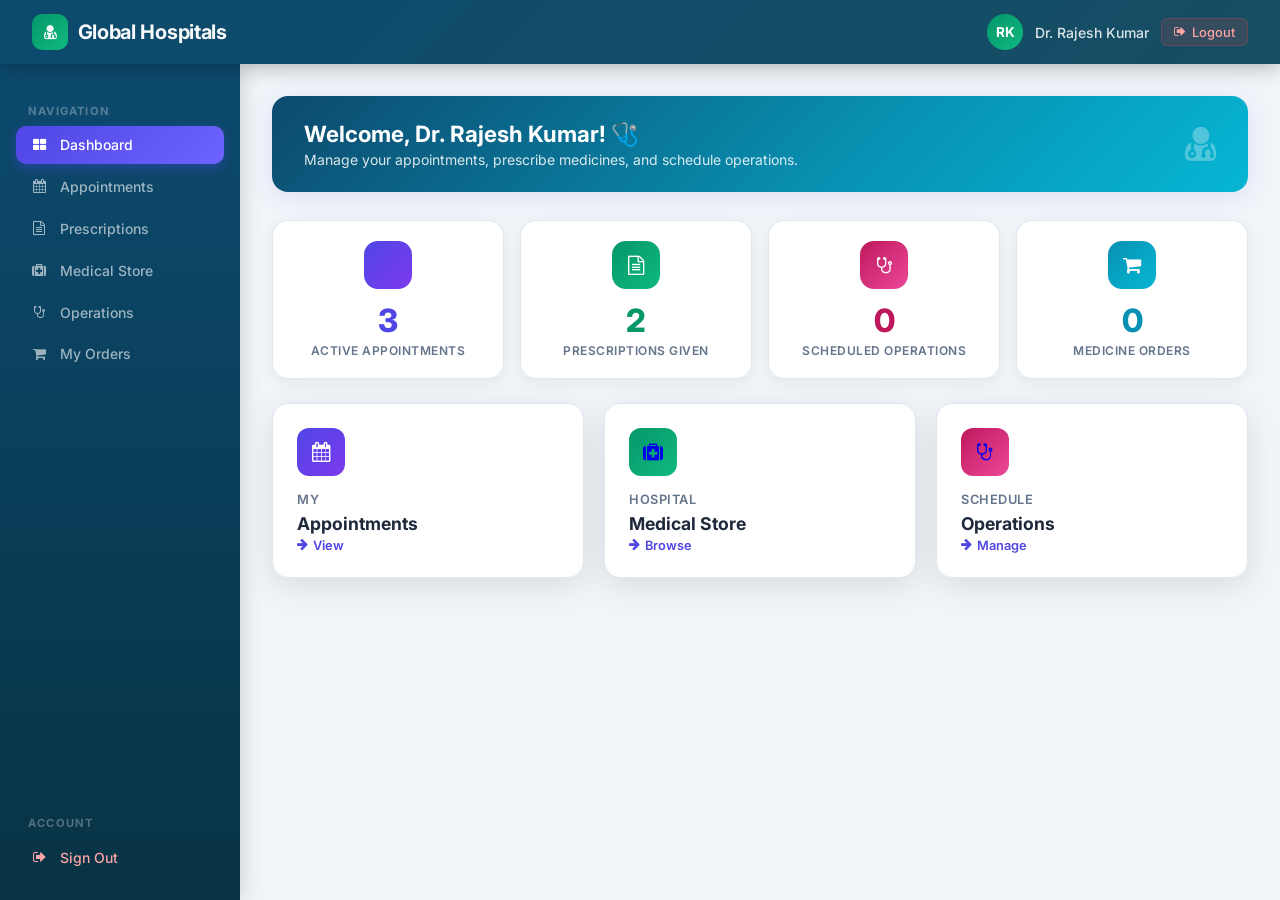
<file: dashboard-doctor.html>
<!DOCTYPE html>
<html lang="en">
<head>
  <meta charset="UTF-8">
  <meta name="viewport" content="width=device-width,initial-scale=1">
  <title>Global Hospitals — Doctor Dashboard</title>
  <link rel="stylesheet" href="hms-modern.css">
  <link rel="stylesheet" href="vendor/fontawesome/css/font-awesome.min.css">
  <style>
    .summary-cards{display:grid;grid-template-columns:repeat(4,1fr);gap:1rem;margin-bottom:1.5rem}
    .summary-card{background:white;border-radius:var(--radius-lg);padding:1.25rem;border:1px solid #e2e8f0;box-shadow:0 4px 16px rgba(0,0,0,.06);text-align:center}
    .s-icon{width:48px;height:48px;border-radius:14px;display:flex;align-items:center;justify-content:center;margin:0 auto .75rem;font-size:1.2rem;color:white}
    .s-number{font-size:2rem;font-weight:800;margin-bottom:.2rem}
    .s-label{font-size:.75rem;font-weight:600;color:var(--text-muted);text-transform:uppercase;letter-spacing:.5px}
    .form-2{display:grid;grid-template-columns:160px 1fr;gap:.7rem;align-items:center;margin-bottom:.75rem}
    .form-2 label{font-size:.82rem;font-weight:600;color:var(--text-muted)}
    .form-2 .fc{border:1px solid #e2e8f0;border-radius:var(--radius-md);padding:.55rem .85rem;font-family:'Inter',sans-serif;font-size:.875rem;background:#f8fafc;outline:none;width:100%}
    .form-2 .fc:focus{border-color:var(--primary-light);background:white;box-shadow:0 0 0 3px rgba(79,70,229,.1)}
    .med-grid{display:grid;grid-template-columns:repeat(3,1fr);gap:1rem;padding:1.25rem}
    .med-card{border:1px solid #e2e8f0;border-radius:12px;padding:1.25rem;background:#fafafa;transition:all .25s}
    .med-card:hover{border-color:#059669;background:white;transform:translateY(-2px)}
  </style>
</head>
<body>

<nav class="hms-navbar" style="background:linear-gradient(135deg,#0c4a6e,#164e63)">
  <a href="index.html" class="brand"><div class="brand-icon" style="background:linear-gradient(135deg,#059669,#10b981)"><i class="fa fa-user-md"></i></div>Global Hospitals</a>
  <div class="nav-user">
    <div class="avatar" id="nav-avatar" style="background:linear-gradient(135deg,#059669,#10b981)">RK</div>
    <span id="nav-name">Dr. Rajesh Kumar</span>
    <a href="login-doctor.html" class="btn-logout" onclick="sessionStorage.removeItem('doctor')"><i class="fa fa-sign-out"></i> Logout</a>
  </div>
</nav>

<div class="dashboard-layout">
  <aside class="sidebar" style="background:linear-gradient(180deg,#0c4a6e,#083344)">
    <span class="sidebar-label">Navigation</span>
    <button class="sidebar-item active" onclick="showTab('dash',this)"><i class="fa fa-th-large"></i> Dashboard</button>
    <button class="sidebar-item" onclick="showTab('apps',this)"><i class="fa fa-calendar"></i> Appointments</button>
    <button class="sidebar-item" onclick="showTab('pres',this)"><i class="fa fa-file-text-o"></i> Prescriptions</button>
    <button class="sidebar-item" onclick="showTab('store',this)"><i class="fa fa-medkit"></i> Medical Store</button>
    <button class="sidebar-item" onclick="showTab('ops',this)"><i class="fa fa-stethoscope"></i> Operations</button>
    <button class="sidebar-item" onclick="showTab('orders',this)"><i class="fa fa-shopping-cart"></i> My Orders</button>
    <span class="sidebar-label" style="margin-top:auto">Account</span>
    <a href="login-doctor.html" class="sidebar-item" style="color:#fca5a5" onclick="sessionStorage.removeItem('doctor')"><i class="fa fa-sign-out"></i> Sign Out</a>
  </aside>

  <main class="main-content">

    <div class="welcome-bar" style="background:linear-gradient(135deg,#0c4a6e,#0891b2 60%,#06b6d4)">
      <div class="welcome-text">
        <h2 id="welcome-msg">Welcome, Dr. Rajesh Kumar! 🩺</h2>
        <p>Manage your appointments, prescribe medicines, and schedule operations.</p>
      </div>
      <i class="fa fa-user-md welcome-icon"></i>
    </div>

    <!-- DASHBOARD -->
    <div class="tab-pane active" id="tab-dash">
      <div class="summary-cards">
        <div class="summary-card"><div class="s-icon" style="background:linear-gradient(135deg,#4f46e5,#7c3aed)"><i class="fa fa-calendar-check-o"></i></div><div class="s-number" style="color:#4f46e5" id="stat-apps">0</div><div class="s-label">Active Appointments</div></div>
        <div class="summary-card"><div class="s-icon" style="background:linear-gradient(135deg,#059669,#10b981)"><i class="fa fa-file-text-o"></i></div><div class="s-number" style="color:#059669" id="stat-pres">0</div><div class="s-label">Prescriptions Given</div></div>
        <div class="summary-card"><div class="s-icon" style="background:linear-gradient(135deg,#be185d,#ec4899)"><i class="fa fa-stethoscope"></i></div><div class="s-number" style="color:#be185d" id="stat-ops">0</div><div class="s-label">Scheduled Operations</div></div>
        <div class="summary-card"><div class="s-icon" style="background:linear-gradient(135deg,#0891b2,#06b6d4)"><i class="fa fa-shopping-cart"></i></div><div class="s-number" style="color:#0891b2" id="stat-orders">0</div><div class="s-label">Medicine Orders</div></div>
      </div>
      <div class="stat-cards" style="grid-template-columns:repeat(3,1fr)">
        <a class="stat-card" href="#" onclick="showTab('apps',document.querySelectorAll('.sidebar-item')[1]);return false"><div class="card-icon purple"><i class="fa fa-calendar"></i></div><div class="card-label">My</div><div class="card-title">Appointments</div><div class="card-action"><i class="fa fa-arrow-right"></i> View</div></a>
        <a class="stat-card" href="#" onclick="showTab('store',document.querySelectorAll('.sidebar-item')[3]);return false"><div class="card-icon" style="background:linear-gradient(135deg,#059669,#10b981)"><i class="fa fa-medkit"></i></div><div class="card-label">Hospital</div><div class="card-title">Medical Store</div><div class="card-action"><i class="fa fa-arrow-right"></i> Browse</div></a>
        <a class="stat-card" href="#" onclick="showTab('ops',document.querySelectorAll('.sidebar-item')[4]);return false"><div class="card-icon" style="background:linear-gradient(135deg,#be185d,#ec4899)"><i class="fa fa-stethoscope"></i></div><div class="card-label">Schedule</div><div class="card-title">Operations</div><div class="card-action"><i class="fa fa-arrow-right"></i> Manage</div></a>
      </div>
    </div>

    <!-- APPOINTMENTS -->
    <div class="tab-pane" id="tab-apps">
      <div class="content-card">
        <div class="card-header"><div class="header-icon" style="background:linear-gradient(135deg,#4f46e5,#7c3aed)"><i class="fa fa-calendar"></i></div><h3 id="apps-title">My Appointments</h3></div>
        <div style="overflow-x:auto"><table class="hms-table"><thead><tr><th>ID</th><th>Patient</th><th>Gender</th><th>Date</th><th>Time</th><th>Fees</th><th>Status</th><th>Prescribe</th></tr></thead>
          <tbody id="apps-body"></tbody>
        </table></div>
      </div>
    </div>

    <!-- PRESCRIPTIONS -->
    <div class="tab-pane" id="tab-pres">
      <div class="content-card" style="margin-bottom:1.5rem">
        <div class="card-header"><div class="header-icon" style="background:linear-gradient(135deg,#059669,#10b981)"><i class="fa fa-plus"></i></div><h3>Write New Prescription</h3></div>
        <div class="card-body-inner">
          <form onsubmit="writePrescription(event)">
            <div class="form-2"><label>Appointment ID</label><input type="number" class="fc" id="p-id" placeholder="e.g. 25" required></div>
            <div class="form-2"><label>Patient Name</label><input type="text" class="fc" id="p-patient" placeholder="Patient full name" required></div>
            <div class="form-2"><label>Disease / Diagnosis</label><input type="text" class="fc" id="p-disease" placeholder="e.g. Viral Fever" required></div>
            <div class="form-2"><label>Known Allergies</label><input type="text" class="fc" id="p-allergy" placeholder="None / Penicillin..." value="None"></div>
            <div class="form-2"><label>Prescription</label><textarea class="fc" id="p-pres" rows="3" placeholder="Medicine names, dosage, instructions..." required></textarea></div>
            <div style="margin-top:1rem"><button type="submit" class="btn-submit" style="background:linear-gradient(135deg,#059669,#10b981)"><i class="fa fa-save"></i> Save Prescription</button></div>
          </form>
        </div>
      </div>
      <div class="content-card">
        <div class="card-header"><div class="header-icon" style="background:linear-gradient(135deg,#059669,#10b981)"><i class="fa fa-list"></i></div><h3 id="pres-title">My Prescriptions</h3></div>
        <div style="overflow-x:auto"><table class="hms-table"><thead><tr><th>Patient</th><th>Date</th><th>Disease</th><th>Allergy</th><th>Prescription</th></tr></thead>
          <tbody id="pres-body"></tbody>
        </table></div>
      </div>
    </div>

    <!-- MEDICAL STORE -->
    <div class="tab-pane" id="tab-store">
      <div class="welcome-bar" style="background:linear-gradient(135deg,#064e3b,#059669);margin-bottom:1.5rem">
        <div class="welcome-text"><h2><i class="fa fa-medkit"></i> &nbsp;Hospital Pharmacy</h2><p>Browse and order medicines for patient treatment.</p></div>
      </div>
      <div id="store-catalog"></div>
    </div>

    <!-- OPERATIONS -->
    <div class="tab-pane" id="tab-ops">
      <div class="content-card" style="margin-bottom:1.5rem">
        <div class="card-header"><div class="header-icon" style="background:linear-gradient(135deg,#be185d,#ec4899)"><i class="fa fa-plus"></i></div><h3>Schedule New Operation</h3></div>
        <div class="card-body-inner">
          <form onsubmit="scheduleOp(event)">
            <div style="display:grid;grid-template-columns:1fr 1fr;gap:.5rem 2rem">
              <div class="form-2"><label>Patient ID</label><input type="number" class="fc" id="op-pid" placeholder="e.g. 15" required></div>
              <div class="form-2"><label>Patient Name</label><input type="text" class="fc" id="op-pname" placeholder="Full name" required></div>
              <div class="form-2"><label>Operation Type</label><input type="text" class="fc" id="op-type" placeholder="e.g. Hip Replacement" required></div>
              <div class="form-2"><label>OT Room</label>
                <select class="fc" id="op-room">
                  <option>OT-1</option><option>OT-2</option><option>OT-3</option><option>OT-4</option>
                </select>
              </div>
              <div class="form-2"><label>Date</label><input type="date" class="fc" id="op-date" required></div>
              <div class="form-2"><label>Time</label><input type="time" class="fc" id="op-time" required></div>
              <div class="form-2" style="grid-column:span 2"><label>Notes</label><textarea class="fc" id="op-notes" rows="2" placeholder="Pre-op instructions, patient condition..."></textarea></div>
            </div>
            <div style="margin-top:1rem"><button type="submit" class="btn-submit" style="background:linear-gradient(135deg,#be185d,#ec4899)"><i class="fa fa-calendar-plus-o"></i> Schedule Operation</button></div>
          </form>
        </div>
      </div>
      <div class="content-card">
        <div class="card-header"><div class="header-icon" style="background:linear-gradient(135deg,#be185d,#ec4899)"><i class="fa fa-list"></i></div><h3 id="ops-title">My Operations</h3></div>
        <div style="overflow-x:auto"><table class="hms-table"><thead><tr><th>#</th><th>Patient</th><th>Operation</th><th>Date & Time</th><th>Room</th><th>Status</th><th>Notes</th></tr></thead>
          <tbody id="ops-body"></tbody>
        </table></div>
      </div>
    </div>

    <!-- MY ORDERS -->
    <div class="tab-pane" id="tab-orders">
      <div class="content-card">
        <div class="card-header"><div class="header-icon" style="background:linear-gradient(135deg,#0891b2,#06b6d4)"><i class="fa fa-shopping-cart"></i></div><h3 id="orders-title">My Medicine Orders</h3></div>
        <div style="overflow-x:auto"><table class="hms-table"><thead><tr><th>#</th><th>Medicine</th><th>Qty</th><th>Total</th><th>Date</th><th>Status</th></tr></thead>
          <tbody id="orders-body"></tbody>
        </table></div>
      </div>
    </div>

  </main>
</div>

<script>
const ALL_APPOINTMENTS = {
  'Dr. Rajesh Kumar': [
    {id:1,patient:'Ram Kumar',gender:'Male',date:'2026-08-10',time:'09:30',fees:500,status:'Active'},
    {id:5,patient:'Priya Sharma',gender:'Female',date:'2026-08-12',time:'11:00',fees:500,status:'Active'},
    {id:9,patient:'Rahul Verma',gender:'Male',date:'2026-08-15',time:'14:00',fees:500,status:'Active'},
  ],
  'Dr. Meera Kapoor': [
    {id:15,patient:'Vikram Patel',gender:'Male',date:'2026-08-16',time:'09:00',fees:800,status:'Active'},
    {id:25,patient:'Ram Kumar',gender:'Male',date:'2026-08-19',time:'10:00',fees:800,status:'Active'},
  ],
  'Dr. Kavita Nair': [
    {id:21,patient:'Aryan Mehta',gender:'Male',date:'2026-08-17',time:'11:00',fees:1200,status:'Active'},
    {id:26,patient:'Priya Sharma',gender:'Female',date:'2026-08-20',time:'11:00',fees:1200,status:'Active'},
  ],
  'Dr. Rajan Mehta': [
    {id:22,patient:'Divya Kumar',gender:'Female',date:'2026-08-17',time:'12:00',fees:1500,status:'Active'},
    {id:28,patient:'Anjali Singh',gender:'Female',date:'2026-08-22',time:'15:00',fees:1500,status:'Active'},
  ],
};
const ALL_PRESCRIPTIONS = {
  'Dr. Rajesh Kumar': [
    {patient:'Ram Kumar',date:'2026-07-15',disease:'Viral Fever',allergy:'None',pres:'Paracetamol 650mg 3×/day. ORS solution. Complete bed rest for 3 days.'},
    {patient:'Priya Sharma',date:'2026-07-20',disease:'Common Cold',allergy:'None',pres:'Cetirizine 10mg at night. Steam inhalation twice daily. Vitamin C 500mg daily.'},
  ],
  'Dr. Meera Kapoor': [
    {patient:'Vikram Patel',date:'2026-08-16',disease:'Eczema',allergy:'None',pres:'Hydrocortisone cream 1% apply twice daily. Avoid hot water baths.'},
    {patient:'Ram Kumar',date:'2026-08-19',disease:'Acne Vulgaris',allergy:'None',pres:'Clindamycin gel apply at night. Benzoyl peroxide wash morning.'},
  ],
  'Dr. Kavita Nair': [
    {patient:'Aryan Mehta',date:'2026-08-17',disease:'Migraine',allergy:'Penicillin',pres:'Sumatriptan 50mg at onset. Paracetamol 500mg for mild pain.'},
    {patient:'Priya Sharma',date:'2026-08-20',disease:'Chronic Headache',allergy:'None',pres:'Propranolol 40mg twice daily. Ibuprofen 400mg for acute attack.'},
  ],
};
const ALL_OPS = {
  'Dr. Kavita Nair': [
    {id:6,patient:'Sneha Joshi',type:'Brain Tumor Removal',date:'2026-08-28',time:'08:00',room:'OT-1',status:'Scheduled',notes:'MRI confirmed 2cm tumor in left temporal lobe.'},
    {id:11,patient:'Ram Kumar',type:'Spinal Decompression',date:'2026-08-15',time:'08:30',room:'OT-1',status:'Completed',notes:'L4-L5 disc herniation. Microdiscectomy performed successfully.'},
  ],
  'Dr. Rajan Mehta': [
    {id:7,patient:'Aryan Mehta',type:'Coronary Bypass',date:'2026-08-30',time:'07:30',room:'OT-3',status:'Scheduled',notes:'3-vessel disease confirmed on angiography.'},
  ],
  'Dr. Meera Kapoor': [
    {id:12,patient:'Priya Sharma',type:'Skin Graft',date:'2026-08-16',time:'12:00',room:'OT-2',status:'Completed',notes:'Split-thickness skin graft for burn injury.'},
  ],
};
const ALL_ORDERS = {
  'Dr. Meera Kapoor': [
    {id:16,med:'Clindamycin Gel 1%',qty:10,total:850.00,date:'2026-08-16',status:'Confirmed'},
  ],
  'Dr. Kavita Nair': [
    {id:18,med:'Sumatriptan 50mg',qty:20,total:1700.00,date:'2026-08-17',status:'Confirmed'},
  ],
  'Dr. Rajan Mehta': [
    {id:19,med:'Propranolol 40mg',qty:40,total:480.00,date:'2026-08-17',status:'Dispatched'},
  ],
};
const MEDICINES = [
  {id:1,name:'Paracetamol 500mg',cat:'Painkiller',desc:'Fever and pain relief. Safe for all ages.',price:2.50,stock:500,unit:'Tablet'},
  {id:2,name:'Amoxicillin 500mg',cat:'Antibiotic',desc:'Broad-spectrum antibiotic for bacterial infections.',price:12.00,stock:200,unit:'Capsule'},
  {id:19,name:'Diclofenac 50mg',cat:'Painkiller',desc:'Anti-inflammatory for joint pain and arthritis.',price:9.00,stock:300,unit:'Tablet'},
  {id:20,name:'Sumatriptan 50mg',cat:'Neurology',desc:'Migraine-specific treatment. Best taken at onset.',price:85.00,stock:80,unit:'Tablet'},
  {id:21,name:'Propranolol 40mg',cat:'Cardiac',desc:'Beta blocker for hypertension and migraine prevention.',price:12.00,stock:200,unit:'Tablet'},
  {id:22,name:'Amlodipine 5mg',cat:'Cardiac',desc:'Calcium channel blocker. Controls blood pressure.',price:7.50,stock:250,unit:'Tablet'},
  {id:17,name:'Clindamycin Gel 1%',cat:'Dermatology',desc:'Antibiotic gel for acne vulgaris treatment.',price:85.00,stock:90,unit:'Tube'},
  {id:23,name:'ORS Sachet',cat:'Supplement',desc:'Oral rehydration salts for dehydration.',price:5.00,stock:500,unit:'Sachet'},
  {id:24,name:'Vitamin C 500mg',cat:'Supplement',desc:'Immune booster and antioxidant supplement.',price:8.00,stock:400,unit:'Tablet'},
];

window.onload = function() {
  const docData = JSON.parse(sessionStorage.getItem('doctor')||'{"name":"Dr. Rajesh Kumar"}');
  const docName = docData.name;
  document.getElementById('nav-avatar').textContent = docName.replace('Dr. ','').split(' ').map(w=>w[0]).join('').substring(0,2);
  document.getElementById('nav-name').textContent = docName;
  document.getElementById('welcome-msg').textContent = 'Welcome, '+docName+'! 🩺';

  const apps = ALL_APPOINTMENTS[docName] || ALL_APPOINTMENTS['Dr. Rajesh Kumar'];
  const pres = ALL_PRESCRIPTIONS[docName] || ALL_PRESCRIPTIONS['Dr. Rajesh Kumar'];
  const ops  = ALL_OPS[docName] || [];
  const ords = ALL_ORDERS[docName] || [];

  document.getElementById('stat-apps').textContent = apps.filter(a=>a.status==='Active').length;
  document.getElementById('stat-pres').textContent = pres.length;
  document.getElementById('stat-ops').textContent = ops.filter(o=>o.status==='Scheduled').length;
  document.getElementById('stat-orders').textContent = ords.length;

  // Appointments
  const ab = document.getElementById('apps-body');
  apps.forEach(a => {
    ab.innerHTML += `<tr>
      <td><span style="background:#e0e7ff;color:#4f46e5;padding:2px 8px;border-radius:4px;font-size:.75rem;font-weight:700">#${a.id}</span></td>
      <td><strong>${a.patient}</strong></td><td>${a.gender}</td>
      <td>${fmtDate(a.date)}</td><td>${fmtTime(a.time)}</td>
      <td>₹${a.fees}</td>
      <td><span class="badge-status active">${a.status}</span></td>
      <td><button class="btn-sm-primary" onclick="showTab('pres',document.querySelectorAll('.sidebar-item')[2])"><i class="fa fa-file-text-o"></i> Prescribe</button></td>
    </tr>`;
  });

  // Prescriptions
  const pb = document.getElementById('pres-body');
  pres.forEach(p => {
    pb.innerHTML += `<tr>
      <td><strong>${p.patient}</strong></td>
      <td>${fmtDate(p.date)}</td>
      <td><span class="badge-status active">${p.disease}</span></td>
      <td style="font-size:.8rem">${p.allergy}</td>
      <td style="max-width:220px;white-space:normal;font-size:.8rem">${p.pres}</td>
    </tr>`;
  });

  // Store
  let storeHtml = '';
  const cats = [...new Set(MEDICINES.map(m=>m.cat))].sort();
  cats.forEach(cat => {
    const meds = MEDICINES.filter(m=>m.cat===cat);
    storeHtml += `<div class="content-card" style="margin-bottom:1.25rem">
      <div class="card-header"><div class="header-icon" style="background:linear-gradient(135deg,#059669,#10b981)"><i class="fa fa-tag"></i></div><h3>${cat}</h3></div>
      <div class="med-grid">`;
    meds.forEach(m => {
      storeHtml += `<div class="med-card">
        <div style="font-size:1.5rem;margin-bottom:.5rem">💊</div>
        <div style="font-weight:700;color:#1e293b;font-size:.9rem;margin-bottom:.2rem">${m.name}</div>
        <div style="font-size:.73rem;color:#94a3b8;margin-bottom:.7rem;line-height:1.5">${m.desc}</div>
        <div style="display:flex;justify-content:space-between;margin-bottom:.6rem">
          <span style="font-size:1.05rem;font-weight:800;color:#059669">₹${m.price.toFixed(2)}</span>
          <span style="font-size:.73rem;color:#64748b">per ${m.unit}</span>
        </div>
        <div style="font-size:.72rem;color:#059669;margin-bottom:.7rem;font-weight:600">✓ Stock: ${m.stock} units</div>
        <div style="display:flex;gap:.4rem;align-items:center">
          <input type="number" id="qty-${m.id}" value="1" min="1" max="20"
            style="width:60px;border:1px solid #e2e8f0;border-radius:8px;padding:5px 8px;font-size:.85rem;text-align:center">
          <button onclick="placeOrder(${m.id},'${m.name}',${m.price},'${docName}')"
            style="flex:1;padding:.5rem;background:linear-gradient(135deg,#059669,#10b981);color:white;border:none;border-radius:8px;font-size:.82rem;font-weight:600;cursor:pointer;font-family:'Inter',sans-serif">
            <i class="fa fa-cart-plus"></i> Order
          </button>
        </div>
      </div>`;
    });
    storeHtml += `</div></div>`;
  });
  document.getElementById('store-catalog').innerHTML = storeHtml;

  // Operations
  const opsb = document.getElementById('ops-body');
  if(ops.length===0) {
    opsb.innerHTML = '<tr><td colspan="7" style="text-align:center;padding:2rem;color:#94a3b8"><i class="fa fa-check-circle" style="font-size:2rem;display:block;margin-bottom:.5rem;color:#10b981"></i>No operations scheduled yet.</td></tr>';
  } else {
    ops.forEach(op => {
      const sc = op.status==='Completed'?'active':op.status==='Cancelled'?'cancelled':'cancelled-by';
      opsb.innerHTML += `<tr>
        <td><span style="background:#fce7f3;color:#be185d;padding:2px 8px;border-radius:4px;font-size:.75rem;font-weight:700">#${op.id}</span></td>
        <td><strong>${op.patient}</strong></td>
        <td><strong>${op.type}</strong></td>
        <td>${fmtDate(op.date)}<br><small>${fmtTime(op.time)}</small></td>
        <td><span style="background:#f1f5f9;padding:2px 8px;border-radius:4px;font-weight:600;font-size:.8rem">${op.room}</span></td>
        <td><span class="badge-status ${sc}">${op.status}</span></td>
        <td style="max-width:180px;white-space:normal;font-size:.78rem;color:#475569">${op.notes}</td>
      </tr>`;
    });
  }

  // Orders
  const ob = document.getElementById('orders-body');
  if(ords.length===0) {
    ob.innerHTML = '<tr><td colspan="6" style="text-align:center;padding:2rem;color:#94a3b8">No orders placed yet.</td></tr>';
  } else {
    ords.forEach(o => {
      const sc = o.status==='Delivered'?'active':o.status==='Dispatched'?'active':'pending';
      ob.innerHTML += `<tr>
        <td><span style="background:#e0f2fe;color:#0891b2;padding:2px 8px;border-radius:4px;font-size:.75rem;font-weight:700">#${o.id}</span></td>
        <td><strong>${o.med}</strong></td><td>${o.qty} units</td>
        <td><strong>₹${o.total.toFixed(2)}</strong></td>
        <td>${fmtDate(o.date)}</td>
        <td><span class="badge-status ${sc}">${o.status}</span></td>
      </tr>`;
    });
  }
};

function placeOrder(id, name, price, docName) {
  const qty = parseInt(document.getElementById('qty-'+id).value)||1;
  const total = (price*qty).toFixed(2);
  alert(`✅ Order Placed!\n\nMedicine: ${name}\nQuantity: ${qty} units\nTotal: ₹${total}\nOrdered by: ${docName}\n\nStatus: Pending — Will be processed shortly.`);
}

function writePrescription(e) {
  e.preventDefault();
  const patient = document.getElementById('p-patient').value;
  const disease = document.getElementById('p-disease').value;
  alert(`✅ Prescription Saved!\n\nPatient: ${patient}\nDiagnosis: ${disease}\n\nPrescription has been recorded successfully.`);
  e.target.reset();
  document.getElementById('p-allergy').value='None';
}

function scheduleOp(e) {
  e.preventDefault();
  const type = document.getElementById('op-type').value;
  const patient = document.getElementById('op-pname').value;
  const date = document.getElementById('op-date').value;
  const room = document.getElementById('op-room').value;
  alert(`✅ Operation Scheduled!\n\nOperation: ${type}\nPatient: ${patient}\nDate: ${fmtDate(date)}\nRoom: ${room}\n\nOperation team has been notified.`);
  e.target.reset();
}

function fmtDate(d){const dt=new Date(d);return dt.toLocaleDateString('en-GB',{day:'2-digit',month:'short',year:'numeric'});}
function fmtTime(t){const[h,m]=t.split(':');const hh=parseInt(h);return(hh>12?hh-12:hh||12)+':'+m+' '+(hh>=12?'PM':'AM');}
function showTab(id,btn){
  document.querySelectorAll('.tab-pane').forEach(e=>e.classList.remove('active'));
  document.querySelectorAll('.sidebar-item').forEach(e=>e.classList.remove('active'));
  document.getElementById('tab-'+id).classList.add('active');
  if(btn)btn.classList.add('active');
}
</script>
</body>
</html>
</file>
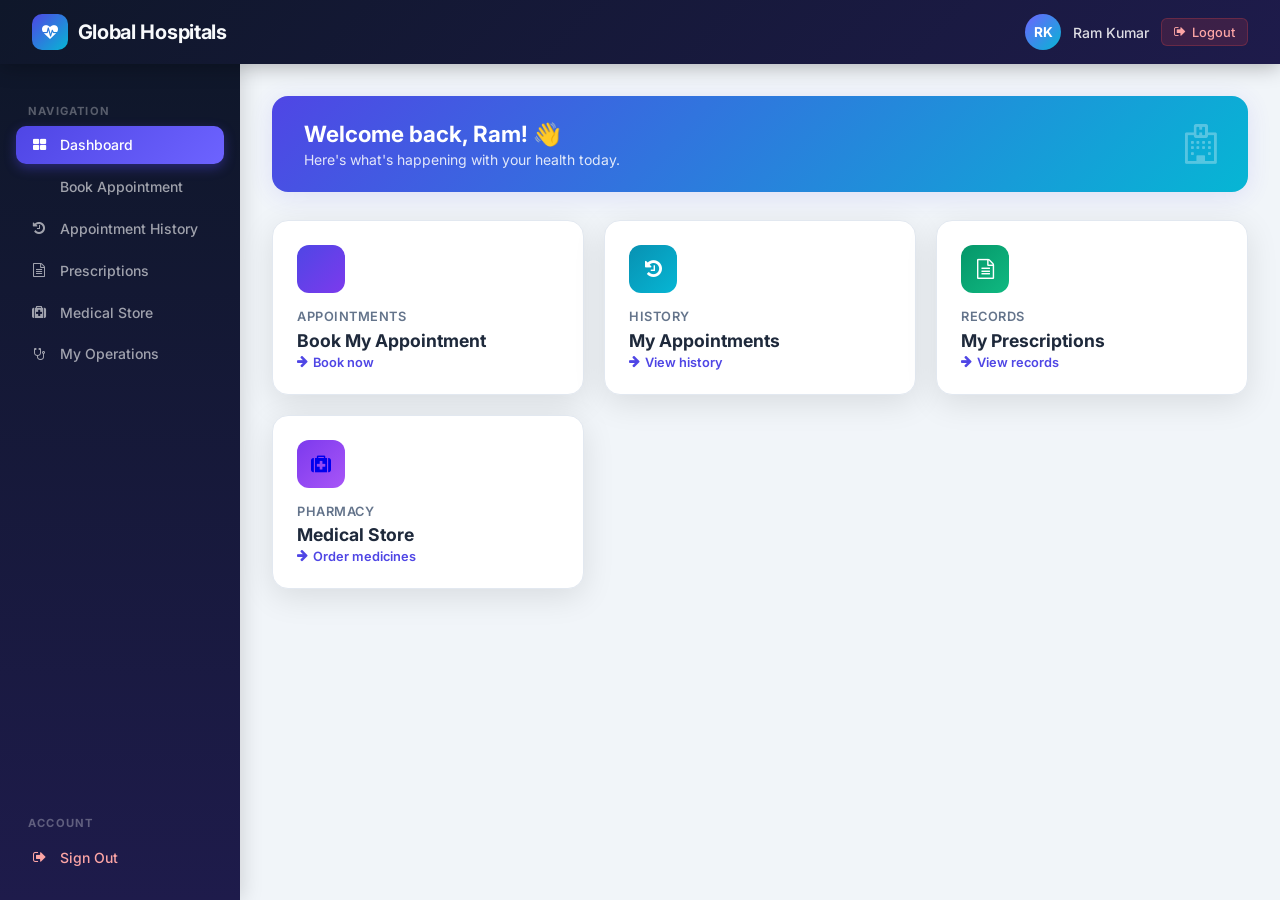
<file: dashboard-patient.html>
<!DOCTYPE html>
<html lang="en">
<head>
  <meta charset="UTF-8">
  <meta name="viewport" content="width=device-width,initial-scale=1">
  <title>Global Hospitals — Patient Dashboard</title>
  <link rel="stylesheet" href="hms-modern.css">
  <link rel="stylesheet" href="vendor/fontawesome/css/font-awesome.min.css">
  <style>
    .med-grid{display:grid;grid-template-columns:repeat(3,1fr);gap:1rem;padding:1.25rem}
    .med-card{border:1px solid #e2e8f0;border-radius:12px;padding:1.25rem;background:#fafafa;transition:all .25s;cursor:default}
    .med-card:hover{border-color:#7c3aed;background:white;transform:translateY(-2px);box-shadow:0 8px 24px rgba(124,58,237,.1)}
    .form-row{display:grid;grid-template-columns:1fr 1fr;gap:.85rem;margin-bottom:.85rem}
    .form-label{font-size:.83rem;font-weight:600;color:var(--text-muted);margin-bottom:.3rem;display:block}
    .form-inp{width:100%;border:1px solid #e2e8f0;border-radius:var(--radius-md);padding:.6rem .85rem;font-family:'Inter',sans-serif;font-size:.875rem;color:var(--text-dark);background:#f8fafc;outline:none;transition:border-color .2s}
    .form-inp:focus{border-color:var(--primary-light);background:white;box-shadow:0 0 0 3px rgba(79,70,229,.1)}
  </style>
</head>
<body>

<nav class="hms-navbar">
  <a href="index.html" class="brand"><div class="brand-icon"><i class="fa fa-heartbeat"></i></div>Global Hospitals</a>
  <div class="nav-user">
    <div class="avatar" id="nav-avatar">RK</div>
    <span id="nav-name">Ram Kumar</span>
    <a href="login-patient.html" class="btn-logout" onclick="sessionStorage.removeItem('patient')"><i class="fa fa-sign-out"></i> Logout</a>
  </div>
</nav>

<div class="dashboard-layout">
  <aside class="sidebar">
    <span class="sidebar-label">Navigation</span>
    <button class="sidebar-item active" onclick="showTab('dash',this)"><i class="fa fa-th-large"></i> Dashboard</button>
    <button class="sidebar-item" onclick="showTab('book',this)"><i class="fa fa-calendar-plus-o"></i> Book Appointment</button>
    <button class="sidebar-item" onclick="showTab('history',this)"><i class="fa fa-history"></i> Appointment History</button>
    <button class="sidebar-item" onclick="showTab('pres',this)"><i class="fa fa-file-text-o"></i> Prescriptions</button>
    <button class="sidebar-item" onclick="showTab('store',this)"><i class="fa fa-medkit"></i> Medical Store</button>
    <button class="sidebar-item" onclick="showTab('ops',this)"><i class="fa fa-stethoscope"></i> My Operations</button>
    <span class="sidebar-label" style="margin-top:auto">Account</span>
    <a href="login-patient.html" class="sidebar-item" style="color:#fca5a5" onclick="sessionStorage.removeItem('patient')"><i class="fa fa-sign-out"></i> Sign Out</a>
  </aside>

  <main class="main-content">

    <div class="welcome-bar">
      <div class="welcome-text">
        <h2 id="welcome-msg">Welcome back, Ram! 👋</h2>
        <p>Here's what's happening with your health today.</p>
      </div>
      <i class="fa fa-hospital-o welcome-icon"></i>
    </div>

    <!-- DASHBOARD TAB -->
    <div class="tab-pane active" id="tab-dash">
      <div class="stat-cards">
        <a class="stat-card" href="#" onclick="showTab('book',document.querySelectorAll('.sidebar-item')[1]);return false">
          <div class="card-icon purple"><i class="fa fa-calendar-plus-o"></i></div>
          <div class="card-label">Appointments</div><div class="card-title">Book My Appointment</div>
          <div class="card-action"><i class="fa fa-arrow-right"></i> Book now</div>
        </a>
        <a class="stat-card" href="#" onclick="showTab('history',document.querySelectorAll('.sidebar-item')[2]);return false">
          <div class="card-icon cyan"><i class="fa fa-history"></i></div>
          <div class="card-label">History</div><div class="card-title">My Appointments</div>
          <div class="card-action"><i class="fa fa-arrow-right"></i> View history</div>
        </a>
        <a class="stat-card" href="#" onclick="showTab('pres',document.querySelectorAll('.sidebar-item')[3]);return false">
          <div class="card-icon green"><i class="fa fa-file-text-o"></i></div>
          <div class="card-label">Records</div><div class="card-title">My Prescriptions</div>
          <div class="card-action"><i class="fa fa-arrow-right"></i> View records</div>
        </a>
        <a class="stat-card" href="#" onclick="showTab('store',document.querySelectorAll('.sidebar-item')[4]);return false">
          <div class="card-icon" style="background:linear-gradient(135deg,#7c3aed,#a855f7)"><i class="fa fa-medkit"></i></div>
          <div class="card-label">Pharmacy</div><div class="card-title">Medical Store</div>
          <div class="card-action"><i class="fa fa-arrow-right"></i> Order medicines</div>
        </a>
      </div>
    </div>

    <!-- BOOK APPOINTMENT TAB -->
    <div class="tab-pane" id="tab-book">
      <div class="content-card" style="max-width:620px">
        <div class="card-header"><div class="header-icon purple"><i class="fa fa-calendar-plus-o"></i></div><h3>Book New Appointment</h3></div>
        <div class="card-body-inner">
          <form onsubmit="bookAppointment(event)">
            <div class="form-row">
              <div><label class="form-label">First Name</label><input id="f-fname" class="form-inp" readonly></div>
              <div><label class="form-label">Last Name</label><input id="f-lname" class="form-inp" readonly></div>
            </div>
            <div class="form-row">
              <div><label class="form-label">Gender</label><input id="f-gender" class="form-inp" readonly></div>
              <div><label class="form-label">Contact</label><input id="f-contact" class="form-inp" readonly></div>
            </div>
            <div style="margin-bottom:.85rem">
              <label class="form-label">Select Doctor</label>
              <select id="f-doctor" class="form-inp" required onchange="setFees(this)">
                <option value="" disabled selected>Choose a doctor…</option>
                <option value="Dr. Rajesh Kumar|General|500">Dr. Rajesh Kumar — General (₹500)</option>
                <option value="Dr. Meera Kapoor|Dermatologist|800">Dr. Meera Kapoor — Dermatologist (₹800)</option>
                <option value="Dr. Suresh Iyer|Orthopedic|900">Dr. Suresh Iyer — Orthopedic (₹900)</option>
                <option value="Dr. Kavita Nair|Neurologist|1200">Dr. Kavita Nair — Neurologist (₹1200)</option>
                <option value="Dr. Rajan Mehta|Cardiologist|1500">Dr. Rajan Mehta — Cardiologist (₹1500)</option>
                <option value="Dr. Preethi Rao|Pediatrician|600">Dr. Preethi Rao — Pediatrician (₹600)</option>
                <option value="Dr. Arjun Das|General|400">Dr. Arjun Das — General (₹400)</option>
                <option value="Dr. Sunita Sharma|Gynecologist|1000">Dr. Sunita Sharma — Gynecologist (₹1000)</option>
              </select>
            </div>
            <div class="form-row">
              <div><label class="form-label">Date</label><input type="date" id="f-date" class="form-inp" required></div>
              <div><label class="form-label">Time</label><input type="time" id="f-time" class="form-inp" required></div>
            </div>
            <div style="margin-bottom:.85rem">
              <label class="form-label">Consultation Fees</label>
              <input id="f-fees" class="form-inp" readonly value="Select a doctor first">
            </div>
            <button type="submit" class="btn-submit"><i class="fa fa-calendar-check-o"></i> Confirm Appointment</button>
          </form>
        </div>
      </div>
    </div>

    <!-- HISTORY TAB -->
    <div class="tab-pane" id="tab-history">
      <div class="content-card">
        <div class="card-header"><div class="header-icon cyan"><i class="fa fa-history"></i></div><h3>Appointment History</h3></div>
        <div style="overflow-x:auto"><table class="hms-table" id="hist-table">
          <thead><tr><th>ID</th><th>Doctor</th><th>Specialization</th><th>Date</th><th>Time</th><th>Fees</th><th>Status</th><th>Action</th></tr></thead>
          <tbody id="hist-body"></tbody>
        </table></div>
      </div>
    </div>

    <!-- PRESCRIPTIONS TAB -->
    <div class="tab-pane" id="tab-pres">
      <div class="content-card">
        <div class="card-header"><div class="header-icon green"><i class="fa fa-file-text-o"></i></div><h3>My Prescriptions</h3></div>
        <div style="overflow-x:auto"><table class="hms-table">
          <thead><tr><th>Doctor</th><th>Date</th><th>Disease</th><th>Allergy</th><th>Prescription</th><th>Fees</th></tr></thead>
          <tbody id="pres-body"></tbody>
        </table></div>
      </div>
    </div>

    <!-- MEDICAL STORE TAB -->
    <div class="tab-pane" id="tab-store">
      <div class="welcome-bar" style="background:linear-gradient(135deg,#7c3aed,#a855f7);margin-bottom:1.5rem">
        <div class="welcome-text"><h2><i class="fa fa-medkit"></i> &nbsp;Hospital Pharmacy</h2><p>Browse and order medicines. Pick up from pharmacy once confirmed.</p></div>
      </div>
      <div class="content-card" style="margin-bottom:1.5rem" id="orders-card" style="display:none">
        <div class="card-header"><div class="header-icon" style="background:linear-gradient(135deg,#7c3aed,#a855f7)"><i class="fa fa-shopping-cart"></i></div><h3>My Recent Orders</h3></div>
        <div style="overflow-x:auto"><table class="hms-table"><thead><tr><th>#</th><th>Medicine</th><th>Qty</th><th>Total</th><th>Date</th><th>Status</th></tr></thead>
          <tbody id="orders-body"></tbody>
        </table></div>
      </div>
      <div id="store-catalog"></div>
    </div>

    <!-- OPERATIONS TAB -->
    <div class="tab-pane" id="tab-ops">
      <div class="content-card">
        <div class="card-header"><div class="header-icon" style="background:linear-gradient(135deg,#be185d,#ec4899)"><i class="fa fa-stethoscope"></i></div><h3>My Operations</h3></div>
        <div style="overflow-x:auto"><table class="hms-table">
          <thead><tr><th>#</th><th>Operation</th><th>Doctor</th><th>Date</th><th>Time</th><th>Room</th><th>Status</th><th>Notes</th></tr></thead>
          <tbody id="ops-body"></tbody>
        </table></div>
      </div>
    </div>

  </main>
</div>

<script>
// ── Sample Data ─────────────────────────────────────────────────
const PATIENT_APPOINTMENTS = [
  {id:25,doctor:'Dr. Meera Kapoor',spec:'Dermatologist',date:'2026-08-19',time:'10:00',fees:800,status:'Active'},
  {id:1, doctor:'Dr. Rajesh Kumar',spec:'General',date:'2026-08-10',time:'09:30',fees:500,status:'Active'},
  {id:5, doctor:'Dr. Kavita Nair',spec:'Neurologist',date:'2026-08-05',time:'11:00',fees:1200,status:'Cancelled by You'},
];
const PATIENT_PRESCRIPTIONS = [
  {doctor:'Dr. Meera Kapoor',date:'2026-08-19',disease:'Acne Vulgaris',allergy:'None',prescription:'Clindamycin gel apply at night. Benzoyl peroxide wash morning. Avoid oily food.',fees:800},
  {doctor:'Dr. Rajesh Kumar',date:'2026-07-15',disease:'Viral Fever',allergy:'None',prescription:'Paracetamol 650mg 3×/day. ORS solution. Complete bed rest for 3 days.',fees:500},
  {doctor:'Dr. Kavita Nair',date:'2026-06-20',disease:'Migraine',allergy:'Penicillin',prescription:'Sumatriptan 50mg at onset. Paracetamol 500mg for mild pain. Avoid bright lights.',fees:1200},
];
const PATIENT_OPS = [
  {id:11,type:'Spinal Decompression',doctor:'Dr. Kavita Nair',date:'2026-08-15',time:'08:30',room:'OT-1',status:'Completed',notes:'L4-L5 disc herniation. Microdiscectomy performed successfully.'},
];
const ALL_MEDICINES = [
  // Painkiller
  {id:1,name:'Paracetamol 500mg',cat:'Painkiller',desc:'Fever and pain relief. Safe for all ages when used correctly.',price:2.50,stock:500,unit:'Tablet'},
  {id:19,name:'Diclofenac 50mg',cat:'Painkiller',desc:'Anti-inflammatory for joint pain, arthritis and muscle soreness.',price:9.00,stock:300,unit:'Tablet'},
  {id:35,name:'Paracetamol Syrup',cat:'Painkiller',desc:'Liquid paracetamol for children. Fever and pain relief.',price:28.00,stock:100,unit:'Syrup'},
  // Antibiotic
  {id:2,name:'Amoxicillin 500mg',cat:'Antibiotic',desc:'Broad-spectrum antibiotic for respiratory, ear and urinary infections.',price:12.00,stock:200,unit:'Capsule'},
  {id:27,name:'Amoxicillin-Clavulanate 625mg',cat:'Antibiotic',desc:'Augmented antibiotic for severe bacterial infections.',price:55.00,stock:150,unit:'Tablet'},
  {id:28,name:'Ciprofloxacin 500mg',cat:'Antibiotic',desc:'Fluoroquinolone for UTI, chest and abdominal infections.',price:20.00,stock:200,unit:'Tablet'},
  // Cardiac
  {id:5,name:'Atorvastatin 10mg',cat:'Cardiac',desc:'Cholesterol lowering. Take at bedtime for best results.',price:15.00,stock:180,unit:'Tablet'},
  {id:21,name:'Propranolol 40mg',cat:'Cardiac',desc:'Beta blocker for hypertension, migraine prevention and anxiety.',price:12.00,stock:200,unit:'Tablet'},
  {id:22,name:'Amlodipine 5mg',cat:'Cardiac',desc:'Calcium channel blocker. Controls high blood pressure.',price:7.50,stock:250,unit:'Tablet'},
  // Dermatology
  {id:16,name:'Hydrocortisone Cream 1%',cat:'Dermatology',desc:'Anti-inflammatory cream for eczema, rashes and skin irritation.',price:35.00,stock:120,unit:'Tube'},
  {id:17,name:'Clindamycin Gel 1%',cat:'Dermatology',desc:'Antibiotic gel for acne vulgaris treatment.',price:85.00,stock:90,unit:'Tube'},
  // Supplement
  {id:24,name:'Vitamin C 500mg',cat:'Supplement',desc:'Immune booster. Antioxidant for general health.',price:8.00,stock:400,unit:'Tablet'},
  {id:25,name:'Vitamin B12 1500mcg',cat:'Supplement',desc:'Essential vitamin for nerve function and red blood cell production.',price:22.00,stock:180,unit:'Tablet'},
  {id:34,name:'Multivitamin with Minerals',cat:'Supplement',desc:'Complete daily nutrition supplement with 23 vitamins and minerals.',price:32.00,stock:350,unit:'Tablet'},
  // Antacid
  {id:4,name:'Omeprazole 20mg',cat:'Antacid',desc:'Proton pump inhibitor for acid reflux and peptic ulcers.',price:6.50,stock:300,unit:'Capsule'},
  {id:32,name:'Pantoprazole 40mg',cat:'Antacid',desc:'Proton pump inhibitor for GERD, peptic ulcers and acid reflux.',price:9.50,stock:240,unit:'Tablet'},
];
const PATIENT_ORDERS = [
  {id:12,name:'Vitamin C 500mg',qty:30,total:240.00,date:'2026-08-10',status:'Delivered'},
  {id:7, name:'Diclofenac 50mg', qty:20,total:180.00,date:'2026-08-16',status:'Dispatched'},
];

// ── Init ─────────────────────────────────────────────────────────
window.onload = function() {
  const p = JSON.parse(sessionStorage.getItem('patient') || '{"name":"Ram","lname":"Kumar","pid":1,"gender":"Male","contact":"9876543210"}');
  document.getElementById('nav-avatar').textContent = (p.name[0]+(p.lname||'')[0]).toUpperCase();
  document.getElementById('nav-name').textContent = p.name+' '+p.lname;
  document.getElementById('welcome-msg').textContent = 'Welcome back, '+p.name+'! 👋';
  document.getElementById('f-fname').value = p.name;
  document.getElementById('f-lname').value = p.lname;
  document.getElementById('f-gender').value = p.gender;
  document.getElementById('f-contact').value = p.contact;
  // Set min date
  document.getElementById('f-date').min = new Date().toISOString().split('T')[0];
  // Render history
  const hb = document.getElementById('hist-body');
  PATIENT_APPOINTMENTS.forEach(a => {
    const sc = a.status==='Active'?'active':'cancelled';
    hb.innerHTML += `<tr>
      <td><span style="background:#e0e7ff;color:#4f46e5;padding:2px 8px;border-radius:4px;font-size:.75rem;font-weight:700">#${a.id}</span></td>
      <td><strong>${a.doctor}</strong></td><td>${a.spec}</td>
      <td>${fmtDate(a.date)}</td><td>${fmtTime(a.time)}</td>
      <td>₹${a.fees}</td>
      <td><span class="badge-status ${sc}">${a.status}</span></td>
      <td>${a.status==='Active'?`<button class="btn-sm-danger" onclick="cancelAppt(this,'${a.doctor}')"><i class="fa fa-times"></i> Cancel</button>`:'—'}</td>
    </tr>`;
  });
  // Render prescriptions
  const pb = document.getElementById('pres-body');
  PATIENT_PRESCRIPTIONS.forEach(pr => {
    pb.innerHTML += `<tr>
      <td><strong>${pr.doctor}</strong></td>
      <td>${fmtDate(pr.date)}</td>
      <td><span class="badge-status active">${pr.disease}</span></td>
      <td style="font-size:.8rem">${pr.allergy}</td>
      <td style="max-width:220px;white-space:normal;font-size:.8rem">${pr.prescription}</td>
      <td>₹${pr.fees}</td>
    </tr>`;
  });
  // Render orders
  const ob = document.getElementById('orders-body');
  PATIENT_ORDERS.forEach((o,i) => {
    const sc = o.status==='Delivered'?'active':o.status==='Dispatched'?'active':'pending';
    ob.innerHTML += `<tr>
      <td><span style="background:#ede9fe;color:#7c3aed;padding:2px 8px;border-radius:4px;font-size:.75rem;font-weight:700">#${o.id}</span></td>
      <td><strong>${o.name}</strong></td><td>${o.qty} units</td>
      <td><strong>₹${o.total.toFixed(2)}</strong></td><td>${fmtDate(o.date)}</td>
      <td><span class="badge-status ${sc}">${o.status}</span></td>
    </tr>`;
  });
  document.getElementById('orders-card').style.display = 'block';
  // Render store
  renderStore();
  // Render ops
  const opsb = document.getElementById('ops-body');
  PATIENT_OPS.forEach(op => {
    const sc = op.status==='Completed'?'active':op.status==='Cancelled'?'cancelled':'cancelled-by';
    opsb.innerHTML += `<tr>
      <td><span style="background:#fce7f3;color:#be185d;padding:2px 8px;border-radius:4px;font-size:.75rem;font-weight:700">#${op.id}</span></td>
      <td><strong>${op.type}</strong></td><td>${op.doctor}</td>
      <td>${fmtDate(op.date)}</td><td>${fmtTime(op.time)}</td>
      <td><span style="background:#f1f5f9;padding:2px 8px;border-radius:4px;font-weight:600;font-size:.8rem">${op.room}</span></td>
      <td><span class="badge-status ${sc}">${op.status}</span></td>
      <td style="max-width:180px;white-space:normal;font-size:.78rem;color:#475569">${op.notes}</td>
    </tr>`;
  });
};

function renderStore() {
  const cats = [...new Set(ALL_MEDICINES.map(m=>m.cat))].sort();
  let html = '';
  cats.forEach(cat => {
    const meds = ALL_MEDICINES.filter(m=>m.cat===cat&&m.stock>0);
    if(!meds.length) return;
    html += `<div class="content-card" style="margin-bottom:1.25rem">
      <div class="card-header"><div class="header-icon" style="background:linear-gradient(135deg,#7c3aed,#a855f7)"><i class="fa fa-tag"></i></div><h3>${cat}</h3></div>
      <div class="med-grid">`;
    meds.forEach(m => {
      const stk = m.stock<=20?`<span style="color:#dc2626">⚠ Low: ${m.stock} left</span>`:`<span style="color:#059669">✓ In Stock: ${m.stock} units</span>`;
      html += `<div class="med-card">
        <div style="font-size:1.5rem;margin-bottom:.5rem">💊</div>
        <div style="font-weight:700;color:#1e293b;font-size:.9rem;margin-bottom:.2rem">${m.name}</div>
        <div style="font-size:.73rem;color:#94a3b8;margin-bottom:.7rem;line-height:1.5">${m.desc.substring(0,70)}…</div>
        <div style="display:flex;justify-content:space-between;margin-bottom:.6rem">
          <span style="font-size:1.05rem;font-weight:800;color:#7c3aed">₹${m.price.toFixed(2)}</span>
          <span style="font-size:.73rem;color:#64748b">per ${m.unit}</span>
        </div>
        <div style="font-size:.72rem;font-weight:600;margin-bottom:.7rem">${stk}</div>
        <div style="display:flex;gap:.4rem;align-items:center">
          <input type="number" id="qty-${m.id}" value="1" min="1" max="${Math.min(m.stock,20)}"
            style="width:60px;border:1px solid #e2e8f0;border-radius:8px;padding:5px 8px;font-size:.85rem;text-align:center">
          <button onclick="placeOrder(${m.id},'${m.name}',${m.price})"
            style="flex:1;padding:.5rem;background:linear-gradient(135deg,#7c3aed,#a855f7);color:white;border:none;border-radius:8px;font-size:.82rem;font-weight:600;cursor:pointer;font-family:'Inter',sans-serif">
            <i class="fa fa-cart-plus"></i> Order
          </button>
        </div>
      </div>`;
    });
    html += `</div></div>`;
  });
  document.getElementById('store-catalog').innerHTML = html;
}

function placeOrder(id, name, price) {
  const qty = parseInt(document.getElementById('qty-'+id).value)||1;
  const total = (price*qty).toFixed(2);
  alert(`✅ Order Placed!\n\nMedicine: ${name}\nQuantity: ${qty} units\nTotal: ₹${total}\n\nStatus: Pending\nPick up from hospital pharmacy once confirmed.`);
}

function setFees(sel) {
  const parts = sel.value.split('|');
  document.getElementById('f-fees').value = '₹'+parts[2]+' ('+parts[1]+')';
}

function bookAppointment(e) {
  e.preventDefault();
  const doc = document.getElementById('f-doctor').value.split('|')[0];
  const date = document.getElementById('f-date').value;
  const time = document.getElementById('f-time').value;
  if(!doc){alert('Please select a doctor.');return;}
  alert(`✅ Appointment Booked!\n\nDoctor: ${doc}\nDate: ${fmtDate(date)}\nTime: ${fmtTime(time)}\n\nYour appointment is confirmed. Please arrive 15 minutes early.`);
  e.target.reset();
  document.getElementById('f-fees').value='Select a doctor first';
}

function cancelAppt(btn, doctor) {
  if(confirm(`Cancel appointment with ${doctor}?`)){
    const row = btn.closest('tr');
    row.querySelector('.badge-status').className='badge-status cancelled';
    row.querySelector('.badge-status').textContent='Cancelled by You';
    btn.parentElement.innerHTML='—';
  }
}

function fmtDate(d){const dt=new Date(d);return dt.toLocaleDateString('en-GB',{day:'2-digit',month:'short',year:'numeric'});}
function fmtTime(t){const [h,m]=t.split(':');const hh=parseInt(h);return (hh>12?hh-12:hh||12)+':'+m+' '+(hh>=12?'PM':'AM');}

function showTab(id, btn) {
  document.querySelectorAll('.tab-pane').forEach(e=>e.classList.remove('active'));
  document.querySelectorAll('.sidebar-item').forEach(e=>e.classList.remove('active'));
  document.getElementById('tab-'+id).classList.add('active');
  if(btn) btn.classList.add('active');
}
</script>
</body>
</html>
</file>
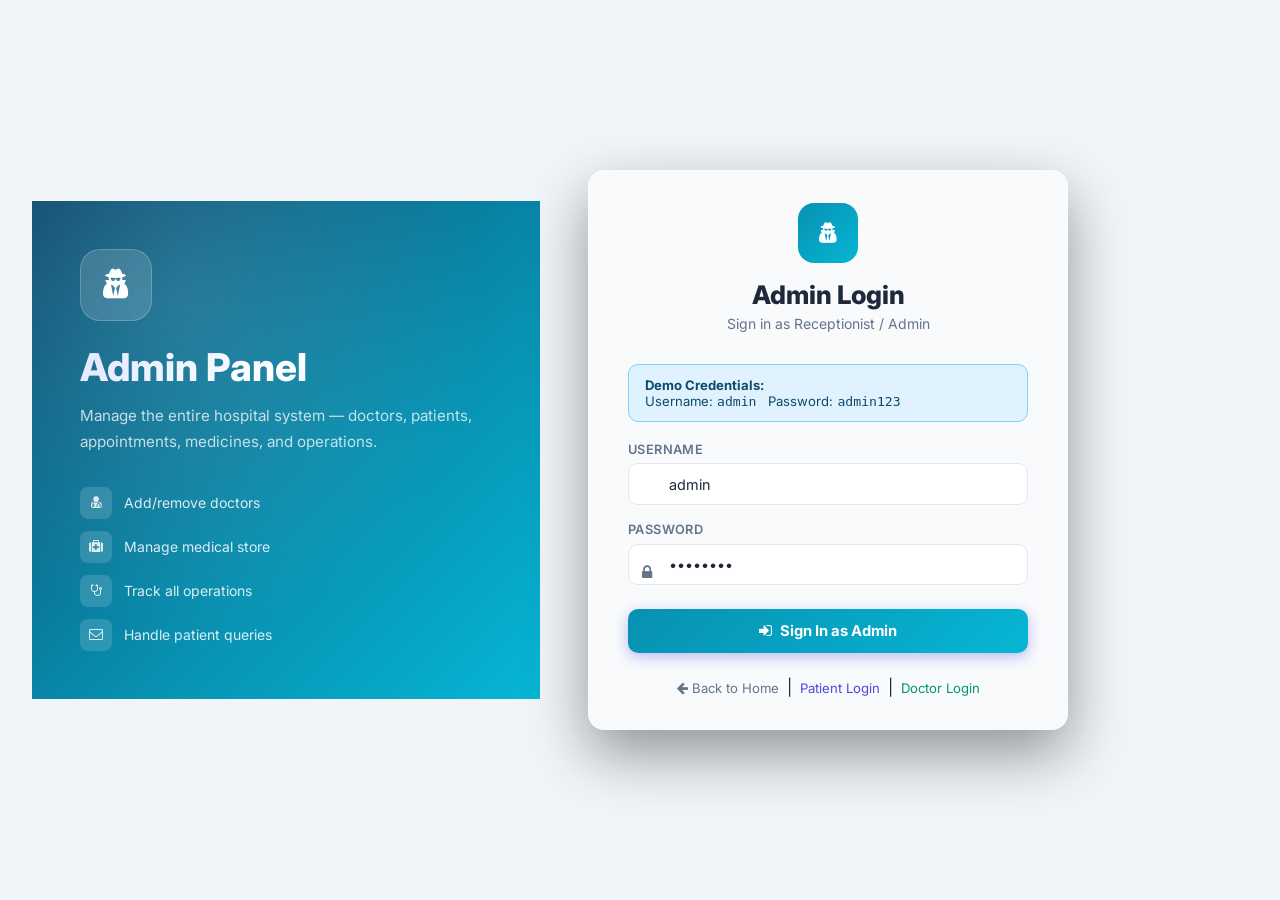
<file: login-admin.html>
<!DOCTYPE html>
<html lang="en">
<head>
  <meta charset="UTF-8">
  <meta name="viewport" content="width=device-width,initial-scale=1">
  <title>Global Hospitals — Admin Login</title>
  <link rel="stylesheet" href="hms-modern.css">
  <link rel="stylesheet" href="vendor/fontawesome/css/font-awesome.min.css">
</head>
<body>
<div class="auth-container">
  <div class="auth-hero" style="background:linear-gradient(135deg,#0c4a6e,#0891b2 60%,#06b6d4)">
    <div class="auth-hero-content">
      <div class="auth-logo"><i class="fa fa-user-secret"></i></div>
      <h1>Admin Panel</h1>
      <p>Manage the entire hospital system — doctors, patients, appointments, medicines, and operations.</p>
      <div class="auth-features">
        <div class="auth-feature"><i class="fa fa-user-md"></i><span>Add/remove doctors</span></div>
        <div class="auth-feature"><i class="fa fa-medkit"></i><span>Manage medical store</span></div>
        <div class="auth-feature"><i class="fa fa-stethoscope"></i><span>Track all operations</span></div>
        <div class="auth-feature"><i class="fa fa-envelope-o"></i><span>Handle patient queries</span></div>
      </div>
    </div>
  </div>
  <div class="auth-card">
    <div class="auth-card-inner">
      <div class="auth-header">
        <div class="auth-icon" style="background:linear-gradient(135deg,#0891b2,#06b6d4)"><i class="fa fa-user-secret"></i></div>
        <h2>Admin Login</h2>
        <p>Sign in as Receptionist / Admin</p>
      </div>
      <div id="error-msg" style="display:none;background:#fee2e2;color:#dc2626;padding:.75rem 1rem;border-radius:10px;font-size:.85rem;margin-bottom:1rem;border-left:4px solid #dc2626"></div>
      <div class="demo-box" style="background:#e0f2fe;border:1px solid #7dd3fc;border-radius:10px;padding:.75rem 1rem;margin-bottom:1.25rem;font-size:.82rem;color:#0c4a6e">
        <strong>Demo Credentials:</strong><br>
        Username: <code>admin</code> &nbsp; Password: <code>admin123</code>
      </div>
      <form id="login-form" onsubmit="doLogin(event)">
        <div class="auth-field">
          <label class="auth-label">Username</label>
          <div class="auth-input-wrap">
            <i class="fa fa-user-o auth-input-icon"></i>
            <input type="text" id="username" class="auth-input" placeholder="admin" value="admin" required>
          </div>
        </div>
        <div class="auth-field">
          <label class="auth-label">Password</label>
          <div class="auth-input-wrap">
            <i class="fa fa-lock auth-input-icon"></i>
            <input type="password" id="password" class="auth-input" placeholder="••••••••" value="admin123" required>
          </div>
        </div>
        <button type="submit" class="auth-btn" style="background:linear-gradient(135deg,#0891b2,#06b6d4)">
          <i class="fa fa-sign-in"></i> Sign In as Admin
        </button>
      </form>
      <div style="text-align:center;margin-top:1.5rem">
        <a href="index.html" style="color:#64748b;font-size:.82rem;text-decoration:none"><i class="fa fa-arrow-left"></i> Back to Home</a>
        &nbsp;|&nbsp;
        <a href="login-patient.html" style="color:#4f46e5;font-size:.82rem;text-decoration:none">Patient Login</a>
        &nbsp;|&nbsp;
        <a href="login-doctor.html" style="color:#059669;font-size:.82rem;text-decoration:none">Doctor Login</a>
      </div>
    </div>
  </div>
</div>
<script>
  function doLogin(e) {
    e.preventDefault();
    const u=document.getElementById('username').value.trim();
    const p=document.getElementById('password').value.trim();
    if((u==='admin'&&p==='admin123')||(u==='admin1'&&p==='admin1')){
      sessionStorage.setItem('admin',JSON.stringify({username:u}));
      window.location.href='dashboard-admin.html';
    } else {
      const err=document.getElementById('error-msg');
      err.style.display='block';
      err.textContent='Invalid credentials. Try: admin / admin123';
    }
  }
</script>
</body>
</html>
</file>
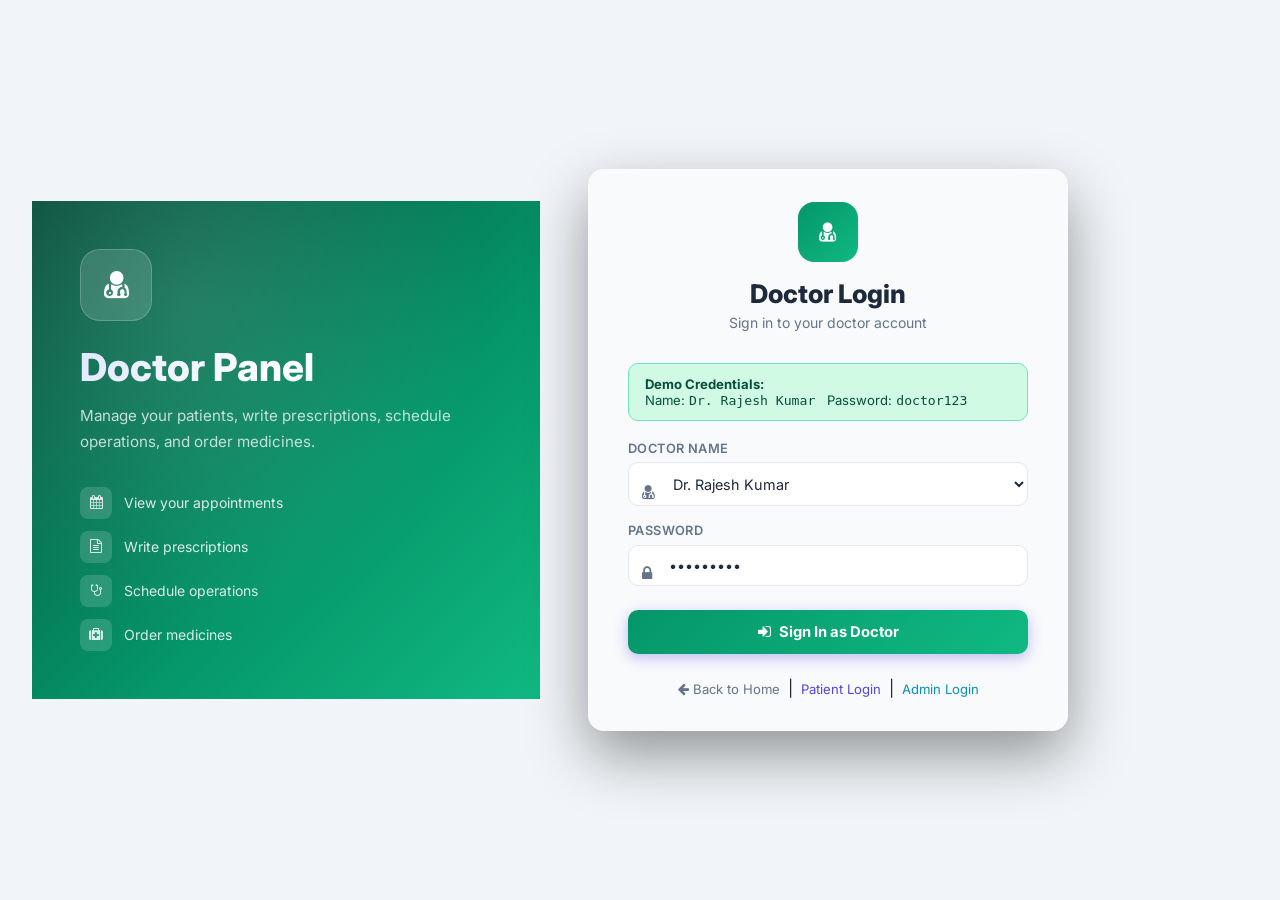
<file: login-doctor.html>
<!DOCTYPE html>
<html lang="en">
<head>
  <meta charset="UTF-8">
  <meta name="viewport" content="width=device-width,initial-scale=1">
  <title>Global Hospitals — Doctor Login</title>
  <link rel="stylesheet" href="hms-modern.css">
  <link rel="stylesheet" href="vendor/fontawesome/css/font-awesome.min.css">
</head>
<body>
<div class="auth-container">
  <div class="auth-hero" style="background:linear-gradient(135deg,#064e3b,#059669 60%,#10b981)">
    <div class="auth-hero-content">
      <div class="auth-logo"><i class="fa fa-user-md"></i></div>
      <h1>Doctor Panel</h1>
      <p>Manage your patients, write prescriptions, schedule operations, and order medicines.</p>
      <div class="auth-features">
        <div class="auth-feature"><i class="fa fa-calendar"></i><span>View your appointments</span></div>
        <div class="auth-feature"><i class="fa fa-file-text-o"></i><span>Write prescriptions</span></div>
        <div class="auth-feature"><i class="fa fa-stethoscope"></i><span>Schedule operations</span></div>
        <div class="auth-feature"><i class="fa fa-medkit"></i><span>Order medicines</span></div>
      </div>
    </div>
  </div>
  <div class="auth-card">
    <div class="auth-card-inner">
      <div class="auth-header">
        <div class="auth-icon" style="background:linear-gradient(135deg,#059669,#10b981)"><i class="fa fa-user-md"></i></div>
        <h2>Doctor Login</h2>
        <p>Sign in to your doctor account</p>
      </div>
      <div id="error-msg" style="display:none;background:#fee2e2;color:#dc2626;padding:.75rem 1rem;border-radius:10px;font-size:.85rem;margin-bottom:1rem;border-left:4px solid #dc2626"></div>
      <div class="demo-box" style="background:#d1fae5;border:1px solid #6ee7b7;border-radius:10px;padding:.75rem 1rem;margin-bottom:1.25rem;font-size:.82rem;color:#064e3b">
        <strong>Demo Credentials:</strong><br>
        Name: <code>Dr. Rajesh Kumar</code> &nbsp; Password: <code>doctor123</code>
      </div>
      <form id="login-form" onsubmit="doLogin(event)">
        <div class="auth-field">
          <label class="auth-label">Doctor Name</label>
          <div class="auth-input-wrap">
            <i class="fa fa-user-md auth-input-icon"></i>
            <select id="docname" class="auth-input" required>
              <option value="" disabled>Select your name</option>
              <option value="Dr. Rajesh Kumar" selected>Dr. Rajesh Kumar</option>
              <option value="Dr. Meera Kapoor">Dr. Meera Kapoor</option>
              <option value="Dr. Suresh Iyer">Dr. Suresh Iyer</option>
              <option value="Dr. Kavita Nair">Dr. Kavita Nair</option>
              <option value="Dr. Rajan Mehta">Dr. Rajan Mehta</option>
              <option value="Dr. Preethi Rao">Dr. Preethi Rao</option>
              <option value="Dr. Arjun Das">Dr. Arjun Das</option>
              <option value="Dr. Sunita Sharma">Dr. Sunita Sharma</option>
            </select>
          </div>
        </div>
        <div class="auth-field">
          <label class="auth-label">Password</label>
          <div class="auth-input-wrap">
            <i class="fa fa-lock auth-input-icon"></i>
            <input type="password" id="password" class="auth-input" placeholder="••••••••" value="doctor123" required>
          </div>
        </div>
        <button type="submit" class="auth-btn" style="background:linear-gradient(135deg,#059669,#10b981)">
          <i class="fa fa-sign-in"></i> Sign In as Doctor
        </button>
      </form>
      <div style="text-align:center;margin-top:1.5rem">
        <a href="index.html" style="color:#64748b;font-size:.82rem;text-decoration:none"><i class="fa fa-arrow-left"></i> Back to Home</a>
        &nbsp;|&nbsp;
        <a href="login-patient.html" style="color:#4f46e5;font-size:.82rem;text-decoration:none">Patient Login</a>
        &nbsp;|&nbsp;
        <a href="login-admin.html" style="color:#0891b2;font-size:.82rem;text-decoration:none">Admin Login</a>
      </div>
    </div>
  </div>
</div>
<script>
  const DOCTORS = {
    'Dr. Rajesh Kumar':'doctor123','Dr. Meera Kapoor':'doctor123','Dr. Suresh Iyer':'doctor123',
    'Dr. Kavita Nair':'doctor123','Dr. Rajan Mehta':'doctor123','Dr. Preethi Rao':'doctor123',
    'Dr. Arjun Das':'doctor123','Dr. Sunita Sharma':'doctor123'
  };
  function doLogin(e) {
    e.preventDefault();
    const name=document.getElementById('docname').value;
    const pwd=document.getElementById('password').value.trim();
    if(DOCTORS[name]===pwd){
      sessionStorage.setItem('doctor',JSON.stringify({name}));
      window.location.href='dashboard-doctor.html';
    } else {
      const err=document.getElementById('error-msg');
      err.style.display='block';
      err.textContent='Invalid credentials. Password is: doctor123';
    }
  }
</script>
</body>
</html>
</file>
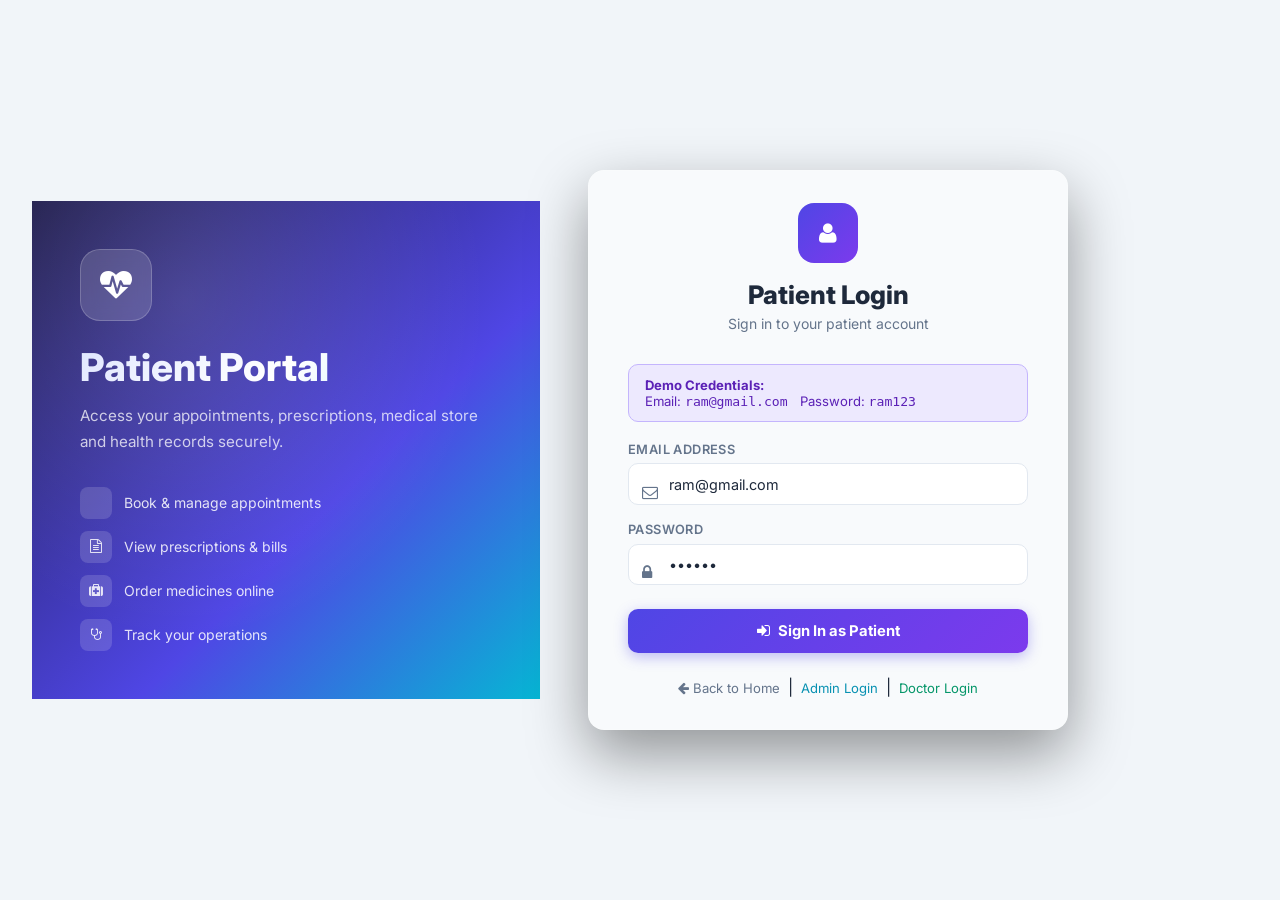
<file: login-patient.html>
<!DOCTYPE html>
<html lang="en">
<head>
  <meta charset="UTF-8">
  <meta name="viewport" content="width=device-width,initial-scale=1">
  <title>Global Hospitals — Patient Login</title>
  <link rel="stylesheet" href="hms-modern.css">
  <link rel="stylesheet" href="vendor/fontawesome/css/font-awesome.min.css">
</head>
<body>
<div class="auth-container">
  <div class="auth-hero">
    <div class="auth-hero-content">
      <div class="auth-logo"><i class="fa fa-heartbeat"></i></div>
      <h1>Patient Portal</h1>
      <p>Access your appointments, prescriptions, medical store and health records securely.</p>
      <div class="auth-features">
        <div class="auth-feature"><i class="fa fa-calendar-check-o"></i><span>Book & manage appointments</span></div>
        <div class="auth-feature"><i class="fa fa-file-text-o"></i><span>View prescriptions & bills</span></div>
        <div class="auth-feature"><i class="fa fa-medkit"></i><span>Order medicines online</span></div>
        <div class="auth-feature"><i class="fa fa-stethoscope"></i><span>Track your operations</span></div>
      </div>
    </div>
  </div>
  <div class="auth-card">
    <div class="auth-card-inner">
      <div class="auth-header">
        <div class="auth-icon" style="background:linear-gradient(135deg,#4f46e5,#7c3aed)"><i class="fa fa-user"></i></div>
        <h2>Patient Login</h2>
        <p>Sign in to your patient account</p>
      </div>
      <div id="error-msg" style="display:none;background:#fee2e2;color:#dc2626;padding:.75rem 1rem;border-radius:10px;font-size:.85rem;margin-bottom:1rem;border-left:4px solid #dc2626"></div>
      <div class="demo-box" style="background:#ede9fe;border:1px solid #c4b5fd;border-radius:10px;padding:.75rem 1rem;margin-bottom:1.25rem;font-size:.82rem;color:#5b21b6">
        <strong>Demo Credentials:</strong><br>
        Email: <code>ram@gmail.com</code> &nbsp; Password: <code>ram123</code>
      </div>
      <form id="login-form" onsubmit="doLogin(event)">
        <div class="auth-field">
          <label class="auth-label">Email Address</label>
          <div class="auth-input-wrap">
            <i class="fa fa-envelope-o auth-input-icon"></i>
            <input type="email" id="email" class="auth-input" placeholder="you@example.com" value="ram@gmail.com" required>
          </div>
        </div>
        <div class="auth-field">
          <label class="auth-label">Password</label>
          <div class="auth-input-wrap">
            <i class="fa fa-lock auth-input-icon"></i>
            <input type="password" id="password" class="auth-input" placeholder="••••••••" value="ram123" required>
          </div>
        </div>
        <button type="submit" class="auth-btn" style="background:linear-gradient(135deg,#4f46e5,#7c3aed)">
          <i class="fa fa-sign-in"></i> Sign In as Patient
        </button>
      </form>
      <div style="text-align:center;margin-top:1.5rem">
        <a href="index.html" style="color:#64748b;font-size:.82rem;text-decoration:none"><i class="fa fa-arrow-left"></i> Back to Home</a>
        &nbsp;|&nbsp;
        <a href="login-admin.html" style="color:#0891b2;font-size:.82rem;text-decoration:none">Admin Login</a>
        &nbsp;|&nbsp;
        <a href="login-doctor.html" style="color:#059669;font-size:.82rem;text-decoration:none">Doctor Login</a>
      </div>
    </div>
  </div>
</div>
<script>
  const PATIENTS = [
    {email:'ram@gmail.com',password:'ram123',name:'Ram',lname:'Kumar',pid:1,gender:'Male',contact:'9876543210'},
    {email:'priya@gmail.com',password:'priya123',name:'Priya',lname:'Sharma',pid:12,gender:'Female',contact:'9876512345'},
    {email:'vikram.patel@gmail.com',password:'vikram123',name:'Vikram',lname:'Patel',pid:15,gender:'Male',contact:'9988776655'},
    {email:'sneha.joshi@gmail.com',password:'sneha123',name:'Sneha',lname:'Joshi',pid:16,gender:'Female',contact:'8877665544'},
  ];
  function doLogin(e) {
    e.preventDefault();
    const email=document.getElementById('email').value.trim();
    const pwd=document.getElementById('password').value.trim();
    const user=PATIENTS.find(p=>p.email===email && p.password===pwd);
    if(user){
      sessionStorage.setItem('patient',JSON.stringify(user));
      window.location.href='dashboard-patient.html';
    } else {
      const err=document.getElementById('error-msg');
      err.style.display='block';
      err.textContent='Invalid email or password. Try: ram@gmail.com / ram123';
    }
  }
</script>
</body>
</html>
</file>
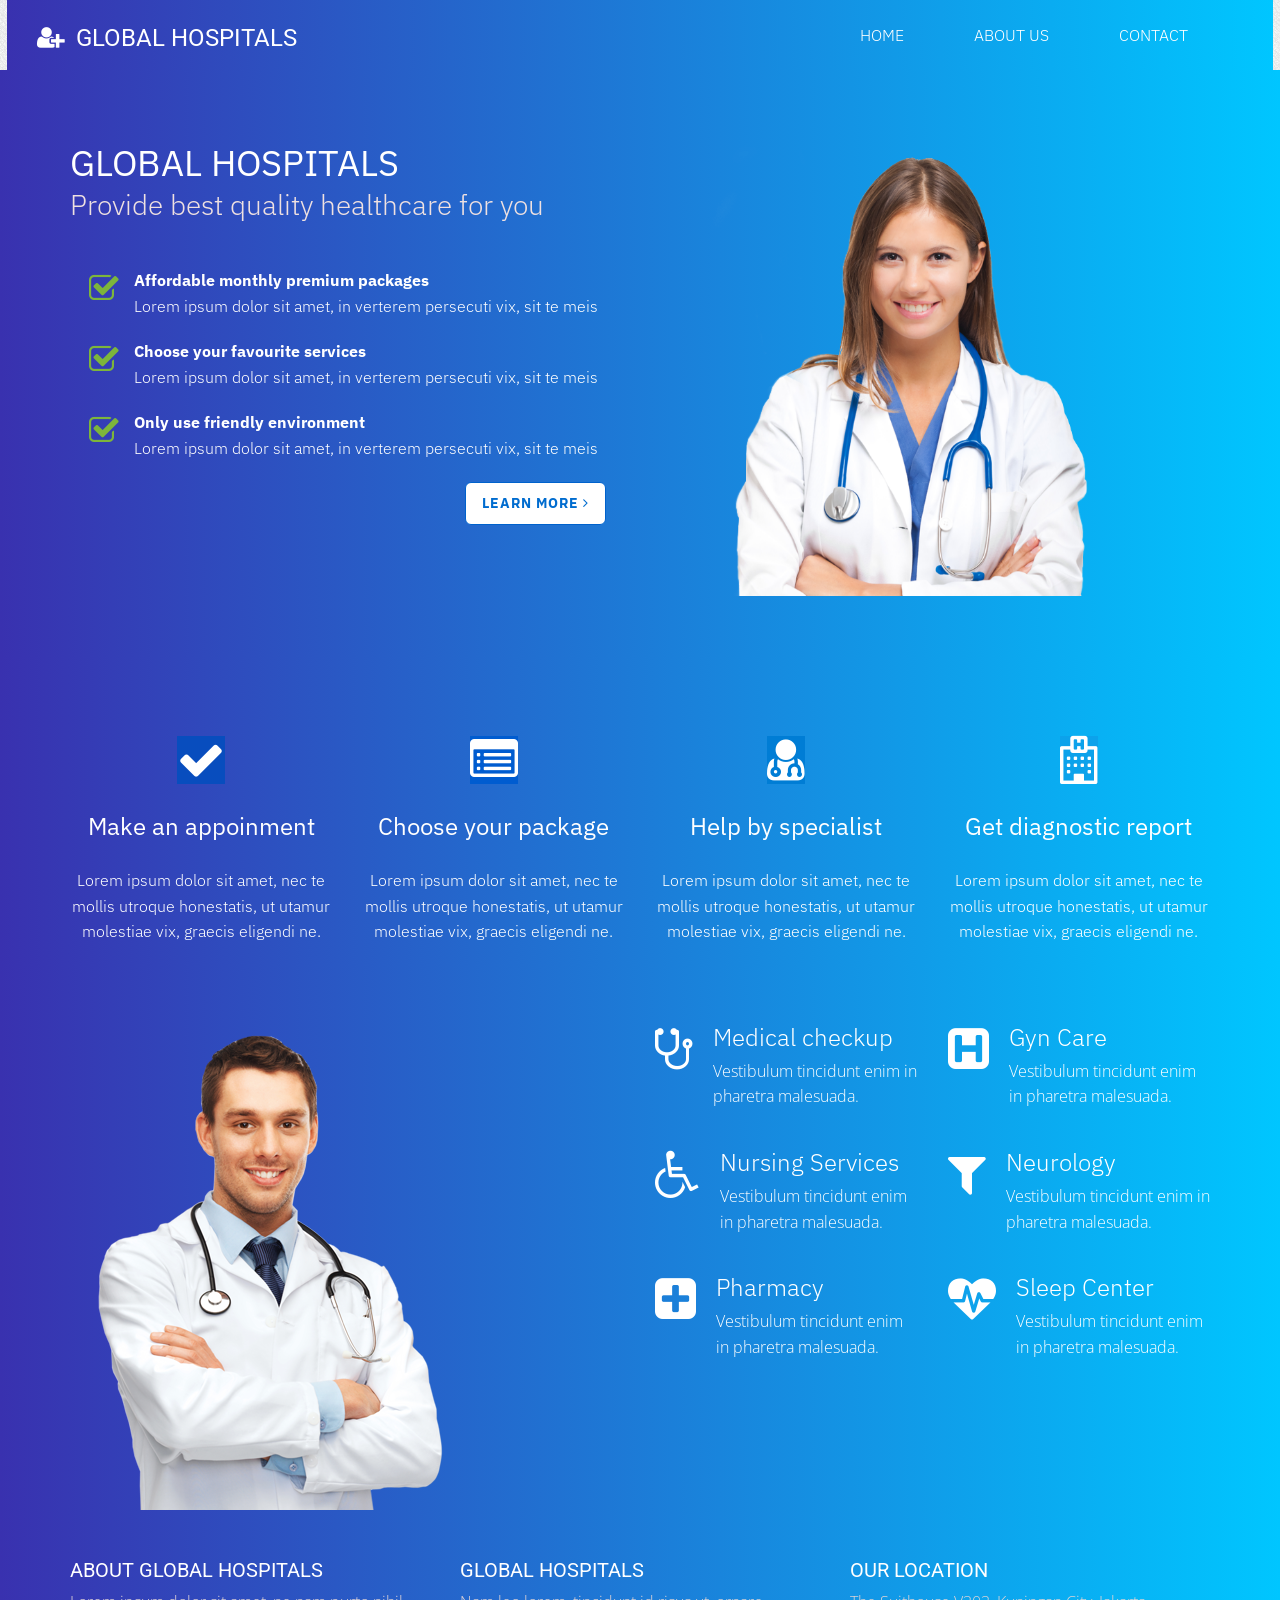
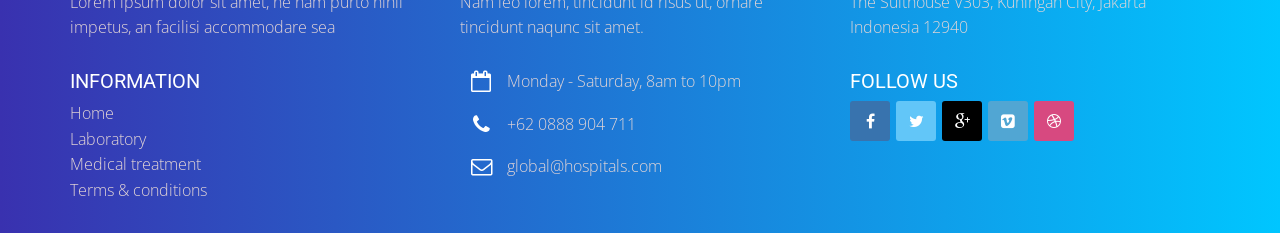
<file: services.html>
<!DOCTYPE html>
<html lang="en">

<head>
  <meta charset="utf-8">
  <meta name="viewport" content="width=device-width, initial-scale=1.0">
  <title>Services</title>

  <!-- css -->
  <link rel="shortcut icon" type="image/x-icon" href="images/favicon.png" />
  <link href="css/bootstrap.min.css" rel="stylesheet" type="text/css">

  <link href="font-awesome/css/font-awesome.min.css" rel="stylesheet" type="text/css" />
 <link rel="stylesheet" href="vendor/fontawesome/css/font-awesome.min.css">
  <link href="css/animate.css" rel="stylesheet" />
  <link href="https://fonts.googleapis.com/css?family=IBM+Plex+Sans&display=swap" rel="stylesheet">
  <link href="css/style.css" rel="stylesheet">

  <!-- boxed bg -->
  <link id="bodybg" href="bodybg/bg1.css" rel="stylesheet" type="text/css" />
  <!-- template skin -->
  <link id="t-colors" href="color/default.css" rel="stylesheet">

<style >
  .bg-skin {
    background: #0062cc;
    
  }


  .nav>li>a:hover, .nav>li>a:focus {
    text-decoration: none;
    background-color: #251f1f00;
    /* color: blue; */
}

.btn-skin {
  background-color: #0062cc;
    border-color: #0062cc;
}
.box h4 {
    font-size: 24px;
    color: white;
    font-family: 'IBM Plex Sans', sans-serif;
}
.service-desc h5 {
    margin-bottom: 10px;
     color: white;
    font-family: 'IBM Plex Sans', sans-serif;
}
.fa-stethoscope:before {
  color: white;
}

.fa-h-square:before {
    color: white;
}

.fa-wheelchair:before {
    color: white;
}

.fa-filter:before {
    color: white;
}

.fa-plus-square:before {
    color: white;
}

.fa-user-md:before {
    color: white;
    background: #00ffff2b;
}

.fa-check:before {
    background: #084dbe;
}

.fa-list-alt:before {
    background: #005cd0;
}

.fa-hospital-o:before {
    background: #0eacf0de
}

.fa-heartbeat:before {
    color: white;
}

footer .widget h5 {
    font-size: 20px;
    margin-bottom: 10px;
    text-transform: uppercase;
    color: white;
}

.intro-content {
    /*background: url(../img/dummy/bg1.jpg) no-repeat top center;*/
    background:-webkit-linear-gradient(left, #3931af, #00c6ff);
    padding: 200px 0 60px;
}


</style>
</head>


<body>

  <div class="container navigation" style="background: -webkit-linear-gradient(left, #3931af, #00c6ff);width: 98.85vw;height: 70px;padding-top: 10px;">

        <div class="navbar-header page-scroll">
          <button type="button" class="navbar-toggle" data-toggle="collapse" data-target=".navbar-main-collapse">
                    <i class="fa fa-bars"></i>
                </button>
          <a class="navbar-brand js-scroll-trigger" href="index.php" style="margin-top: 0px;font-family: 'IBM Plex Sans', sans-serif;"><h5 style="color: white;"><i class="fa fa-user-plus" aria-hidden="true"></i>&nbsp GLOBAL HOSPITALS</h5></a>
        </div>

        <div class="collapse navbar-collapse navbar-right navbar-main-collapse">
          <ul class="nav navbar-nav">
            <li class="active" style="margin-right: 40px;font-family: 'IBM Plex Sans', sans-serif;"><a href="index.php" style="color: white">HOME</a></li>
            <li class="active" style="margin-right: 40px;font-family: 'IBM Plex Sans', sans-serif;"><a href="services.html" style="color: white">ABOUT US</a></li>
            <li><a href="contact.html" style="margin-right: 40px;font-family: 'IBM Plex Sans', sans-serif;color: white">CONTACT</a></li>
              </ul>
        </div>
  
      </div>


  <div id="wrapper">

<section id="intro" class="intro"  style="font-family: 'IBM Plex Sans', sans-serif;">
      <div class="intro-content" style="padding-top: 75px;">
        <div class="container">
          <div class="row">
            <div class="col-lg-6">
              <div class="wow fadeInDown" data-wow-offset="0" data-wow-delay="0.1s">
                <h2 style="font-family: 'IBM Plex Sans', sans-serif;color: white">GLOBAL HOSPITALS</h2>
              </div>
              <div class="wow fadeInUp" data-wow-offset="0" data-wow-delay="0.1s">
                <h4 class="h-light" style="font-family: 'IBM Plex Sans', sans-serif;color: #efe1e1">Provide best quality healthcare for you</h4>
              </div>
              <div class="well well-trans" style="background:#ffffff00;color: white">
                <div class="wow fadeInRight" data-wow-delay="0.1s">

                  <ul class="lead-list">
                    <li><span class="fa fa-check-square-o fa-2x icon-success"></span> <span class="list"><strong>Affordable monthly premium packages</strong><br />Lorem ipsum dolor sit amet, in verterem persecuti vix, sit te meis</span></li>
                    <li><span class="fa fa-check-square-o fa-2x icon-success"></span> <span class="list"><strong>Choose your favourite services</strong><br />Lorem ipsum dolor sit amet, in verterem persecuti vix, sit te meis</span></li>
                    <li><span class="fa fa-check-square-o fa-2x icon-success"></span> <span class="list"><strong>Only use friendly environment</strong><br />Lorem ipsum dolor sit amet, in verterem persecuti vix, sit te meis</span></li>
                  </ul>
                  <p class="text-right wow bounceIn" data-wow-delay="0.4s">
                    <a href="#" class="btn btn-skin btn-lg" style="background:white;color:#006ccf">Learn more <i class="fa fa-angle-right"></i></a>
                  </p>
                </div>
              </div>


            </div>
            <div class="col-lg-6">
              <div class="wow fadeInUp" data-wow-duration="2s" data-wow-delay="0.2s">
                <img src="img/dummy/img-1.png" class="img-responsive" alt="" />
              </div>
            </div>
          </div>
        </div>
      </div>
    </section>


    <section id="boxes" class="home-section paddingtop-80" style="background: -webkit-linear-gradient(left, #3931af, #00c6ff);color: white;font-family: 'IBM Plex Sans', sans-serif;">

      <div class="container">
        <div class="row">
          <div class="col-sm-3 col-md-3">
            <div class="wow fadeInUp" data-wow-delay="0.3s">
              <div class="box text-center">

                <i class="fa fa-check fa-3x bg-skin"></i>
                <h4>Make an appoinment</h4>
                <p>
                  Lorem ipsum dolor sit amet, nec te mollis utroque honestatis, ut utamur molestiae vix, graecis eligendi ne.
                </p>
              </div>
            </div>
          </div>
          <div class="col-sm-3 col-md-3">
            <div class="wow fadeInUp" data-wow-delay="0.5s">
              <div class="box text-center">

                <i class="fa fa-list-alt fa-3x bg-skin"></i>
                <h4>Choose your package</h4>
                <p>
                  Lorem ipsum dolor sit amet, nec te mollis utroque honestatis, ut utamur molestiae vix, graecis eligendi ne.
                </p>
              </div>
            </div>
          </div>
          <div class="col-sm-3 col-md-3">
            <div class="wow fadeInUp" data-wow-delay="0.7s">
              <div class="box text-center">
                <i class="fa fa-user-md fa-3x bg-skin"></i>
                <h4>Help by specialist</h4>
                <p>
                  Lorem ipsum dolor sit amet, nec te mollis utroque honestatis, ut utamur molestiae vix, graecis eligendi ne.
                </p>
              </div>
            </div>
          </div>
          <div class="col-sm-3 col-md-3">

            <div class="wow fadeInUp" data-wow-delay="0.9s">
              <div class="box text-center">

                <i class="fa fa-hospital-o fa-3x bg-skin"></i>
                <h4>Get diagnostic report</h4>
                <p>
                  Lorem ipsum dolor sit amet, nec te mollis utroque honestatis, ut utamur molestiae vix, graecis eligendi ne.
                </p>
              </div>
            </div>
          </div>
        </div>
      </div>

    </section>


  <section id="service" class="home-section nopadding paddingtop-60" style="background: -webkit-linear-gradient(left, #3931af, #00c6ff);color: white" style="height: 80%;" >
  <div class="container">

        <div class="row">
          <div class="col-sm-6 col-md-6">
            <div class="wow fadeInLeft" data-wow-delay="0.2s">
              <img src="img/dummy/img-6.png" class="img-responsive" alt="" />
            </div>
          </div>
          <div class="col-sm-3 col-md-3">

            <div class="wow fadeInRight" data-wow-delay="0.1s">
              <div class="service-box">
                <div class="service-icon">
                  <span class="fa fa-stethoscope fa-3x" style="color:#0062cc"></span>
                </div>
                <div class="service-desc">
                  <h5 class="h-light">Medical checkup</h5>
                  <p>Vestibulum tincidunt enim in pharetra malesuada.</p>
                </div>
              </div>
            </div>

            <div class="wow fadeInRight" data-wow-delay="0.2s">
              <div class="service-box">
                <div class="service-icon">
                  <span class="fa fa-wheelchair fa-3x" style="color:#0062cc"></span>
                </div>
                <div class="service-desc">
                  <h5 class="h-light">Nursing Services</h5>
                  <p>Vestibulum tincidunt enim in pharetra malesuada.</p>
                </div>
              </div>
            </div>
            <div class="wow fadeInRight" data-wow-delay="0.3s">
              <div class="service-box">
                <div class="service-icon">
                  <span class="fa fa-plus-square fa-3x" style="color:#0062cc"></span>
                </div>
                <div class="service-desc">
                  <h5 class="h-light">Pharmacy</h5>
                  <p>Vestibulum tincidunt enim in pharetra malesuada.</p>
                </div>
              </div>
            </div>


          </div>
          <div class="col-sm-3 col-md-3">

            <div class="wow fadeInRight" data-wow-delay="0.1s">
              <div class="service-box">
                <div class="service-icon">
                  <span class="fa fa-h-square fa-3x" style="color:#0062cc"></span>
                </div>
                <div class="service-desc">
                  <h5 class="h-light">Gyn Care</h5>
                  <p>Vestibulum tincidunt enim in pharetra malesuada.</p>
                </div>
              </div>
            </div>

            <div class="wow fadeInRight" data-wow-delay="0.2s">
              <div class="service-box">
                <div class="service-icon">
                  <span class="fa fa-filter fa-3x" style="color:#0062cc"></span>
                </div>
                <div class="service-desc">
                  <h5 class="h-light">Neurology</h5>
                  <p>Vestibulum tincidunt enim in pharetra malesuada.</p>
                </div>
              </div>
            </div>
            <div class="wow fadeInRight" data-wow-delay="0.3s">
              
              <div class="service-box">
                <div class="service-icon">
                  <span class="fa fa-heartbeat fa-3x"></span>
                </div>
                <div class="service-desc">
                  <h5 class="h-light">Sleep Center</h5>
                  <p>Vestibulum tincidunt enim in pharetra malesuada.</p>
                </div>
              </div>
            </div>

          </div>

        </div>
      </div>
    </section>

    <footer style="background: -webkit-linear-gradient(left, #3931af, #00c6ff);color: #e4d6d6">

      <div class="container">
        <div class="row">
          <div class="col-sm-6 col-md-4">
            <div class="wow fadeInDown" data-wow-delay="0.1s">
              <div class="widget">
                <h5>About Global Hospitals</h5>
                <p>
                  Lorem ipsum dolor sit amet, ne nam purto nihil impetus, an facilisi accommodare sea
                </p>
              </div>
            </div>
            <div class="wow fadeInDown" data-wow-delay="0.1s">
              <div class="widget">
                <h5>Information</h5>
                <ul >
                  <li><a style="color: #e4d6d6" href="#">Home</a></li>
                  <li><a style="color: #e4d6d6" href="#">Laboratory</a></li>
                  <li><a style="color: #e4d6d6"href="#">Medical treatment</a></li>
                  <li><a style="color: #e4d6d6" href="#">Terms & conditions</a></li>
                </ul>
              </div>
            </div>
          </div>
          <div class="col-sm-6 col-md-4">
            <div class="wow fadeInDown" data-wow-delay="0.1s">
              <div class="widget">
                <h5>Global Hospitals</h5>
                <p>
                  Nam leo lorem, tincidunt id risus ut, ornare tincidunt naqunc sit amet.
                </p>
                <ul>
                  <li>
                    <span class="fa-stack fa-lg">
                  <i class="fa fa-calendar-o fa-stack-1x fa-inverse"></i>
                </span> Monday - Saturday, 8am to 10pm
                  </li>
                  <li>
                    <span class="fa-stack fa-lg">
                  <i class="fa fa-phone fa-stack-1x fa-inverse"></i>
                </span> +62 0888 904 711
                  </li>
                  <li>
                    <span class="fa-stack fa-lg">
                  <i class="fa fa-envelope-o fa-stack-1x fa-inverse"></i>
                </span> global@hospitals.com
                  </li>

                </ul>
              </div>
            </div>
          </div>
          <div class="col-sm-6 col-md-4">
            <div class="wow fadeInDown" data-wow-delay="0.1s">
              <div class="widget">
                <h5>Our location</h5>
                <p>The Suithouse V303, Kuningan City, Jakarta Indonesia 12940</p>

              </div>
            </div>
            <div class="wow fadeInDown" data-wow-delay="0.1s">
              <div class="widget">
                <h5>Follow us</h5>
                <ul class="company-social">
                  <li class="social-facebook"><a href="#"><i class="fa fa-facebook"></i></a></li>
                  <li class="social-twitter"><a href="#"><i class="fa fa-twitter"></i></a></li>
                  <li class="social-google"><a href="#"><i class="fa fa-google-plus"></i></a></li>
                  <li class="social-vimeo"><a href="#"><i class="fa fa-vimeo-square"></i></a></li>
                  <li class="social-dribble"><a href="#"><i class="fa fa-dribbble"></i></a></li>
                </ul>
              </div>
            </div>
          </div>
        </div>
      </div>
      
    </footer>


  </div>


  <!-- Core JavaScript Files -->
  <script src="js/jquery.min.js"></script>
  <script src="js/bootstrap.min.js"></script>
  <script src="js/jquery.easing.min.js"></script>
  <script src="js/wow.min.js"></script>
  <script src="js/jquery.scrollTo.js"></script>
  <script src="js/jquery.appear.js"></script>
  <script src="js/stellar.js"></script>
  <script src="plugins/cubeportfolio/js/jquery.cubeportfolio.min.js"></script>
  <script src="js/owl.carousel.min.js"></script>
  <script src="js/nivo-lightbox.min.js"></script>
  <script src="js/custom.js"></script>
</body>
</html>
</file>
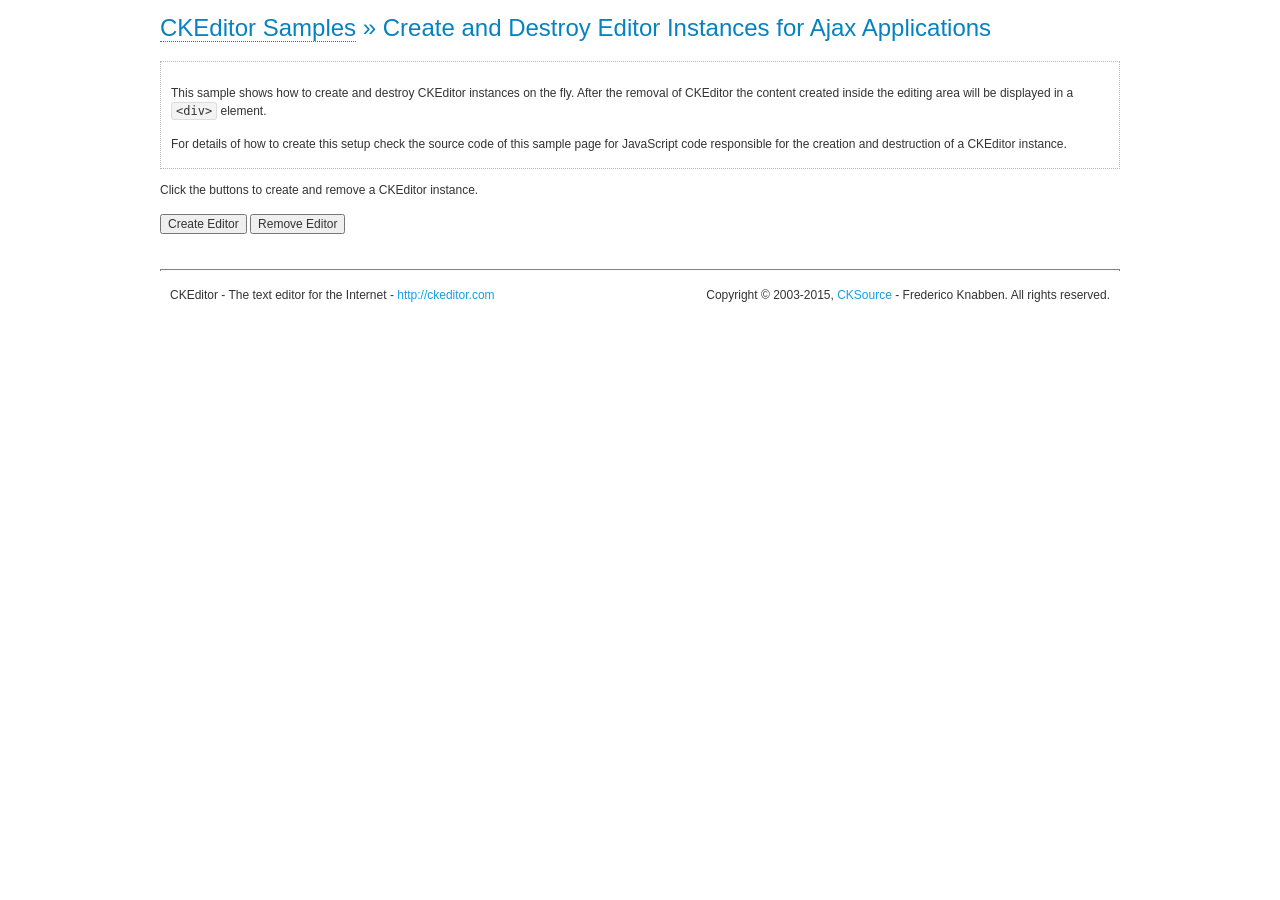
<file: vendor/ckeditor/samples/ajax.html>
<!DOCTYPE html>
<!--
Copyright (c) 2003-2015, CKSource - Frederico Knabben. All rights reserved.
For licensing, see LICENSE.md or http://ckeditor.com/license
-->
<html>
<head>
	<meta charset="utf-8">
	<title>Ajax &mdash; CKEditor Sample</title>
	<script src="../ckeditor.js"></script>
	<link rel="stylesheet" href="sample.css">
	<script>

		var editor, html = '';

		function createEditor() {
			if ( editor )
				return;

			// Create a new editor inside the <div id="editor">, setting its value to html
			var config = {};
			editor = CKEDITOR.appendTo( 'editor', config, html );
		}

		function removeEditor() {
			if ( !editor )
				return;

			// Retrieve the editor contents. In an Ajax application, this data would be
			// sent to the server or used in any other way.
			document.getElementById( 'editorcontents' ).innerHTML = html = editor.getData();
			document.getElementById( 'contents' ).style.display = '';

			// Destroy the editor.
			editor.destroy();
			editor = null;
		}

	</script>
</head>
<body>
	<h1 class="samples">
		<a href="index.html">CKEditor Samples</a> &raquo; Create and Destroy Editor Instances for Ajax Applications
	</h1>
	<div class="description">
		<p>
			This sample shows how to create and destroy CKEditor instances on the fly. After the removal of CKEditor the content created inside the editing
			area will be displayed in a <code>&lt;div&gt;</code> element.
		</p>
		<p>
			For details of how to create this setup check the source code of this sample page
			for JavaScript code responsible for the creation and destruction of a CKEditor instance.
		</p>
	</div>
	<p>Click the buttons to create and remove a CKEditor instance.</p>
	<p>
		<input onclick="createEditor();" type="button" value="Create Editor">
		<input onclick="removeEditor();" type="button" value="Remove Editor">
	</p>
	<!-- This div will hold the editor. -->
	<div id="editor">
	</div>
	<div id="contents" style="display: none">
		<p>
			Edited Contents:
		</p>
		<!-- This div will be used to display the editor contents. -->
		<div id="editorcontents">
		</div>
	</div>
	<div id="footer">
		<hr>
		<p>
			CKEditor - The text editor for the Internet - <a class="samples" href="http://ckeditor.com/">http://ckeditor.com</a>
		</p>
		<p id="copy">
			Copyright &copy; 2003-2015, <a class="samples" href="http://cksource.com/">CKSource</a> - Frederico
			Knabben. All rights reserved.
		</p>
	</div>
</body>
</html>
</file>
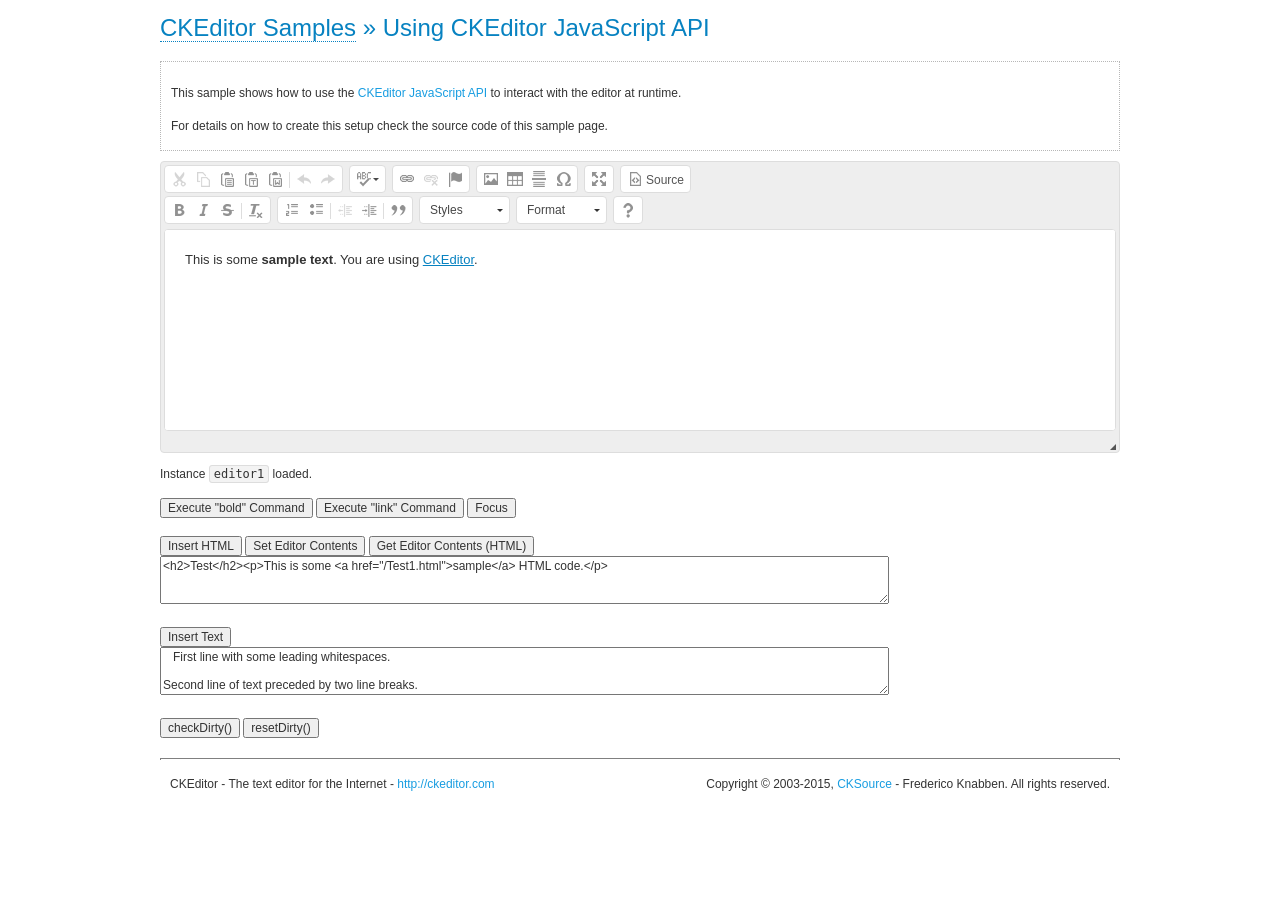
<file: vendor/ckeditor/samples/api.html>
<!DOCTYPE html>
<!--
Copyright (c) 2003-2015, CKSource - Frederico Knabben. All rights reserved.
For licensing, see LICENSE.md or http://ckeditor.com/license
-->
<html>
<head>
	<meta charset="utf-8">
	<title>API Usage &mdash; CKEditor Sample</title>
	<script src="../ckeditor.js"></script>
	<link href="sample.css" rel="stylesheet">
	<script>

// The instanceReady event is fired, when an instance of CKEditor has finished
// its initialization.
CKEDITOR.on( 'instanceReady', function( ev ) {
	// Show the editor name and description in the browser status bar.
	document.getElementById( 'eMessage' ).innerHTML = 'Instance <code>' + ev.editor.name + '<\/code> loaded.';

	// Show this sample buttons.
	document.getElementById( 'eButtons' ).style.display = 'block';
});

function InsertHTML() {
	// Get the editor instance that we want to interact with.
	var editor = CKEDITOR.instances.editor1;
	var value = document.getElementById( 'htmlArea' ).value;

	// Check the active editing mode.
	if ( editor.mode == 'wysiwyg' )
	{
		// Insert HTML code.
		// http://docs.ckeditor.com/#!/api/CKEDITOR.editor-method-insertHtml
		editor.insertHtml( value );
	}
	else
		alert( 'You must be in WYSIWYG mode!' );
}

function InsertText() {
	// Get the editor instance that we want to interact with.
	var editor = CKEDITOR.instances.editor1;
	var value = document.getElementById( 'txtArea' ).value;

	// Check the active editing mode.
	if ( editor.mode == 'wysiwyg' )
	{
		// Insert as plain text.
		// http://docs.ckeditor.com/#!/api/CKEDITOR.editor-method-insertText
		editor.insertText( value );
	}
	else
		alert( 'You must be in WYSIWYG mode!' );
}

function SetContents() {
	// Get the editor instance that we want to interact with.
	var editor = CKEDITOR.instances.editor1;
	var value = document.getElementById( 'htmlArea' ).value;

	// Set editor contents (replace current contents).
	// http://docs.ckeditor.com/#!/api/CKEDITOR.editor-method-setData
	editor.setData( value );
}

function GetContents() {
	// Get the editor instance that you want to interact with.
	var editor = CKEDITOR.instances.editor1;

	// Get editor contents
	// http://docs.ckeditor.com/#!/api/CKEDITOR.editor-method-getData
	alert( editor.getData() );
}

function ExecuteCommand( commandName ) {
	// Get the editor instance that we want to interact with.
	var editor = CKEDITOR.instances.editor1;

	// Check the active editing mode.
	if ( editor.mode == 'wysiwyg' )
	{
		// Execute the command.
		// http://docs.ckeditor.com/#!/api/CKEDITOR.editor-method-execCommand
		editor.execCommand( commandName );
	}
	else
		alert( 'You must be in WYSIWYG mode!' );
}

function CheckDirty() {
	// Get the editor instance that we want to interact with.
	var editor = CKEDITOR.instances.editor1;
	// Checks whether the current editor contents present changes when compared
	// to the contents loaded into the editor at startup
	// http://docs.ckeditor.com/#!/api/CKEDITOR.editor-method-checkDirty
	alert( editor.checkDirty() );
}

function ResetDirty() {
	// Get the editor instance that we want to interact with.
	var editor = CKEDITOR.instances.editor1;
	// Resets the "dirty state" of the editor (see CheckDirty())
	// http://docs.ckeditor.com/#!/api/CKEDITOR.editor-method-resetDirty
	editor.resetDirty();
	alert( 'The "IsDirty" status has been reset' );
}

function Focus() {
	CKEDITOR.instances.editor1.focus();
}

function onFocus() {
	document.getElementById( 'eMessage' ).innerHTML = '<b>' + this.name + ' is focused </b>';
}

function onBlur() {
	document.getElementById( 'eMessage' ).innerHTML = this.name + ' lost focus';
}

	</script>

</head>
<body>
	<h1 class="samples">
		<a href="index.html">CKEditor Samples</a> &raquo; Using CKEditor JavaScript API
	</h1>
	<div class="description">
	<p>
		This sample shows how to use the
		<a class="samples" href="http://docs.ckeditor.com/#!/api/CKEDITOR.editor">CKEditor JavaScript API</a>
		to interact with the editor at runtime.
	</p>
	<p>
		For details on how to create this setup check the source code of this sample page.
	</p>
	</div>

	<!-- This <div> holds alert messages to be display in the sample page. -->
	<div id="alerts">
		<noscript>
			<p>
				<strong>CKEditor requires JavaScript to run</strong>. In a browser with no JavaScript
				support, like yours, you should still see the contents (HTML data) and you should
				be able to edit it normally, without a rich editor interface.
			</p>
		</noscript>
	</div>
	<form action="../../../samples/sample_posteddata.php" method="post">
		<textarea cols="100" id="editor1" name="editor1" rows="10">&lt;p&gt;This is some &lt;strong&gt;sample text&lt;/strong&gt;. You are using &lt;a href="http://ckeditor.com/"&gt;CKEditor&lt;/a&gt;.&lt;/p&gt;</textarea>

		<script>
			// Replace the <textarea id="editor1"> with an CKEditor instance.
			CKEDITOR.replace( 'editor1', {
				on: {
					focus: onFocus,
					blur: onBlur,

					// Check for availability of corresponding plugins.
					pluginsLoaded: function( evt ) {
						var doc = CKEDITOR.document, ed = evt.editor;
						if ( !ed.getCommand( 'bold' ) )
							doc.getById( 'exec-bold' ).hide();
						if ( !ed.getCommand( 'link' ) )
							doc.getById( 'exec-link' ).hide();
					}
				}
			});
		</script>

		<p id="eMessage">
		</p>

		<div id="eButtons" style="display: none">
			<input id="exec-bold" onclick="ExecuteCommand('bold');" type="button" value="Execute &quot;bold&quot; Command">
			<input id="exec-link" onclick="ExecuteCommand('link');" type="button" value="Execute &quot;link&quot; Command">
			<input onclick="Focus();" type="button" value="Focus">
			<br><br>
			<input onclick="InsertHTML();" type="button" value="Insert HTML">
			<input onclick="SetContents();" type="button" value="Set Editor Contents">
			<input onclick="GetContents();" type="button" value="Get Editor Contents (HTML)">
			<br>
			<textarea cols="100" id="htmlArea" rows="3">&lt;h2&gt;Test&lt;/h2&gt;&lt;p&gt;This is some &lt;a href="/Test1.html"&gt;sample&lt;/a&gt; HTML code.&lt;/p&gt;</textarea>
			<br>
			<br>
			<input onclick="InsertText();" type="button" value="Insert Text">
			<br>
			<textarea cols="100" id="txtArea" rows="3">   First line with some leading whitespaces.

Second line of text preceded by two line breaks.</textarea>
			<br>
			<br>
			<input onclick="CheckDirty();" type="button" value="checkDirty()">
			<input onclick="ResetDirty();" type="button" value="resetDirty()">
		</div>
	</form>
	<div id="footer">
		<hr>
		<p>
			CKEditor - The text editor for the Internet - <a class="samples" href="http://ckeditor.com/">http://ckeditor.com</a>
		</p>
		<p id="copy">
			Copyright &copy; 2003-2015, <a class="samples" href="http://cksource.com/">CKSource</a> - Frederico
			Knabben. All rights reserved.
		</p>
	</div>
</body>
</html>
</file>
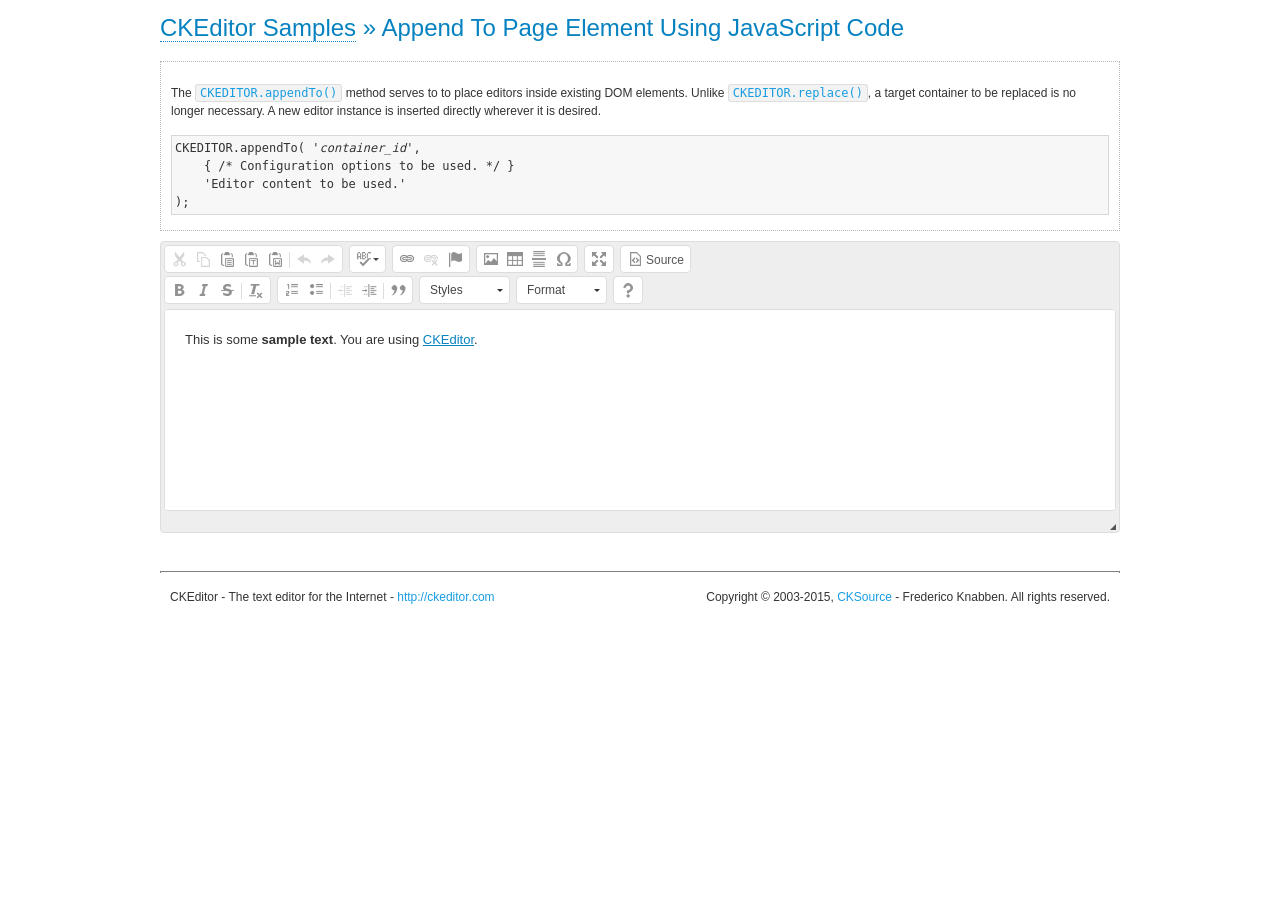
<file: vendor/ckeditor/samples/appendto.html>
<!DOCTYPE html>
<!--
Copyright (c) 2003-2015, CKSource - Frederico Knabben. All rights reserved.
For licensing, see LICENSE.md or http://ckeditor.com/license
-->
<html>
<head>
	<meta charset="utf-8">
	<title>Append To Page Element Using JavaScript Code &mdash; CKEditor Sample</title>
	<script src="../ckeditor.js"></script>
	<link rel="stylesheet" href="sample.css">
</head>
<body>
	<h1 class="samples">
		<a href="index.html">CKEditor Samples</a> &raquo; Append To Page Element Using JavaScript Code
	</h1>
	<div id="section1">
		<div class="description">
			<p>
				The <code><a class="samples" href="http://docs.ckeditor.com/#!/api/CKEDITOR-method-appendTo">CKEDITOR.appendTo()</a></code> method serves to to place editors inside existing DOM elements. Unlike <code><a class="samples" href="http://docs.ckeditor.com/#!/api/CKEDITOR-method-replace">CKEDITOR.replace()</a></code>,
				a target container to be replaced is no longer necessary. A new editor
				instance is inserted directly wherever it is desired.
			</p>
<pre class="samples">CKEDITOR.appendTo( '<em>container_id</em>',
	{ /* Configuration options to be used. */ }
	'Editor content to be used.'
);</pre>
		</div>
		<script>

			// This call can be placed at any point after the
			// DOM element to append CKEditor to or inside the <head><script>
			// in a window.onload event handler.

			// Append a CKEditor instance using the default configuration and the
			// provided content to the <div> element of ID "section1".
			CKEDITOR.appendTo( 'section1',
				null,
				'<p>This is some <strong>sample text</strong>. You are using <a href="http://ckeditor.com/">CKEditor</a>.</p>'
			);

		</script>
	</div>
	<br>
	<div id="footer">
		<hr>
		<p>
			CKEditor - The text editor for the Internet - <a class="samples" href="http://ckeditor.com/">http://ckeditor.com</a>
		</p>
		<p id="copy">
			Copyright &copy; 2003-2015, <a class="samples" href="http://cksource.com/">CKSource</a> - Frederico
			Knabben. All rights reserved.
		</p>
	</div>
</body>
</html>
</file>
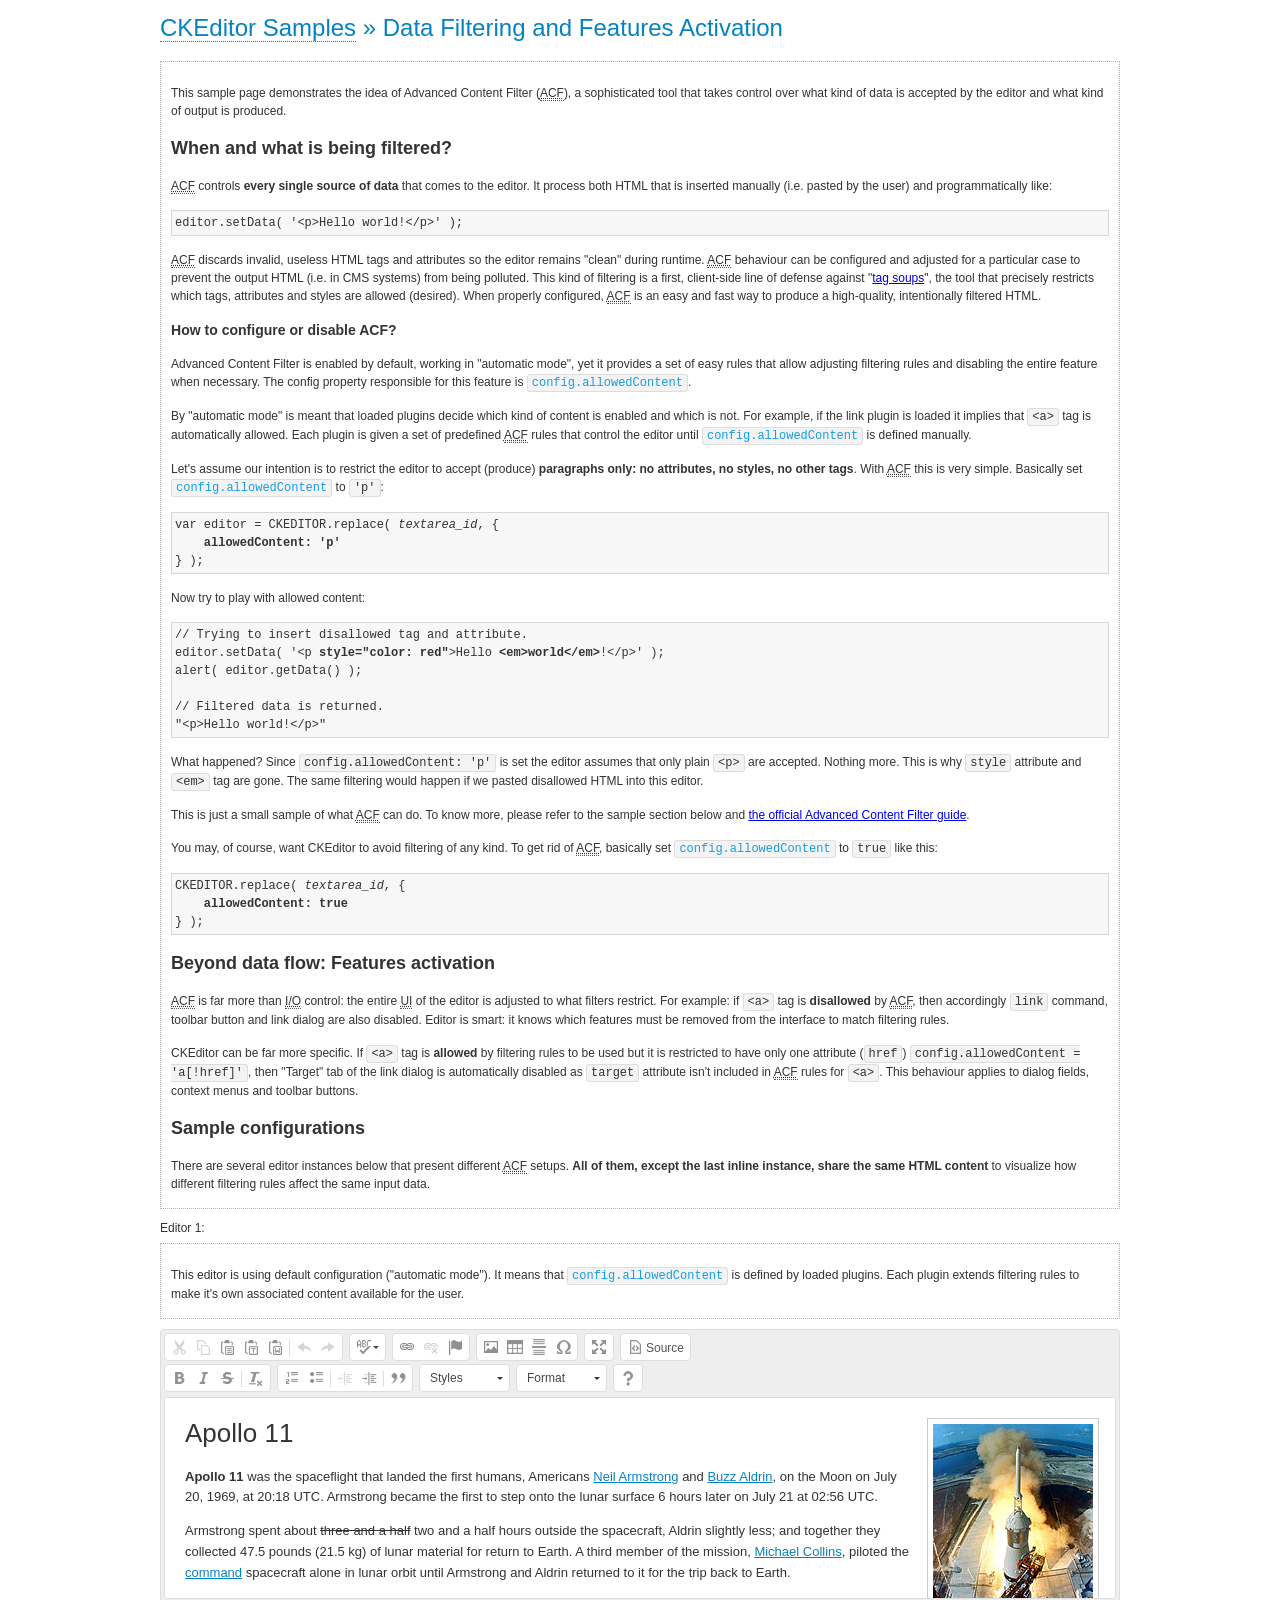
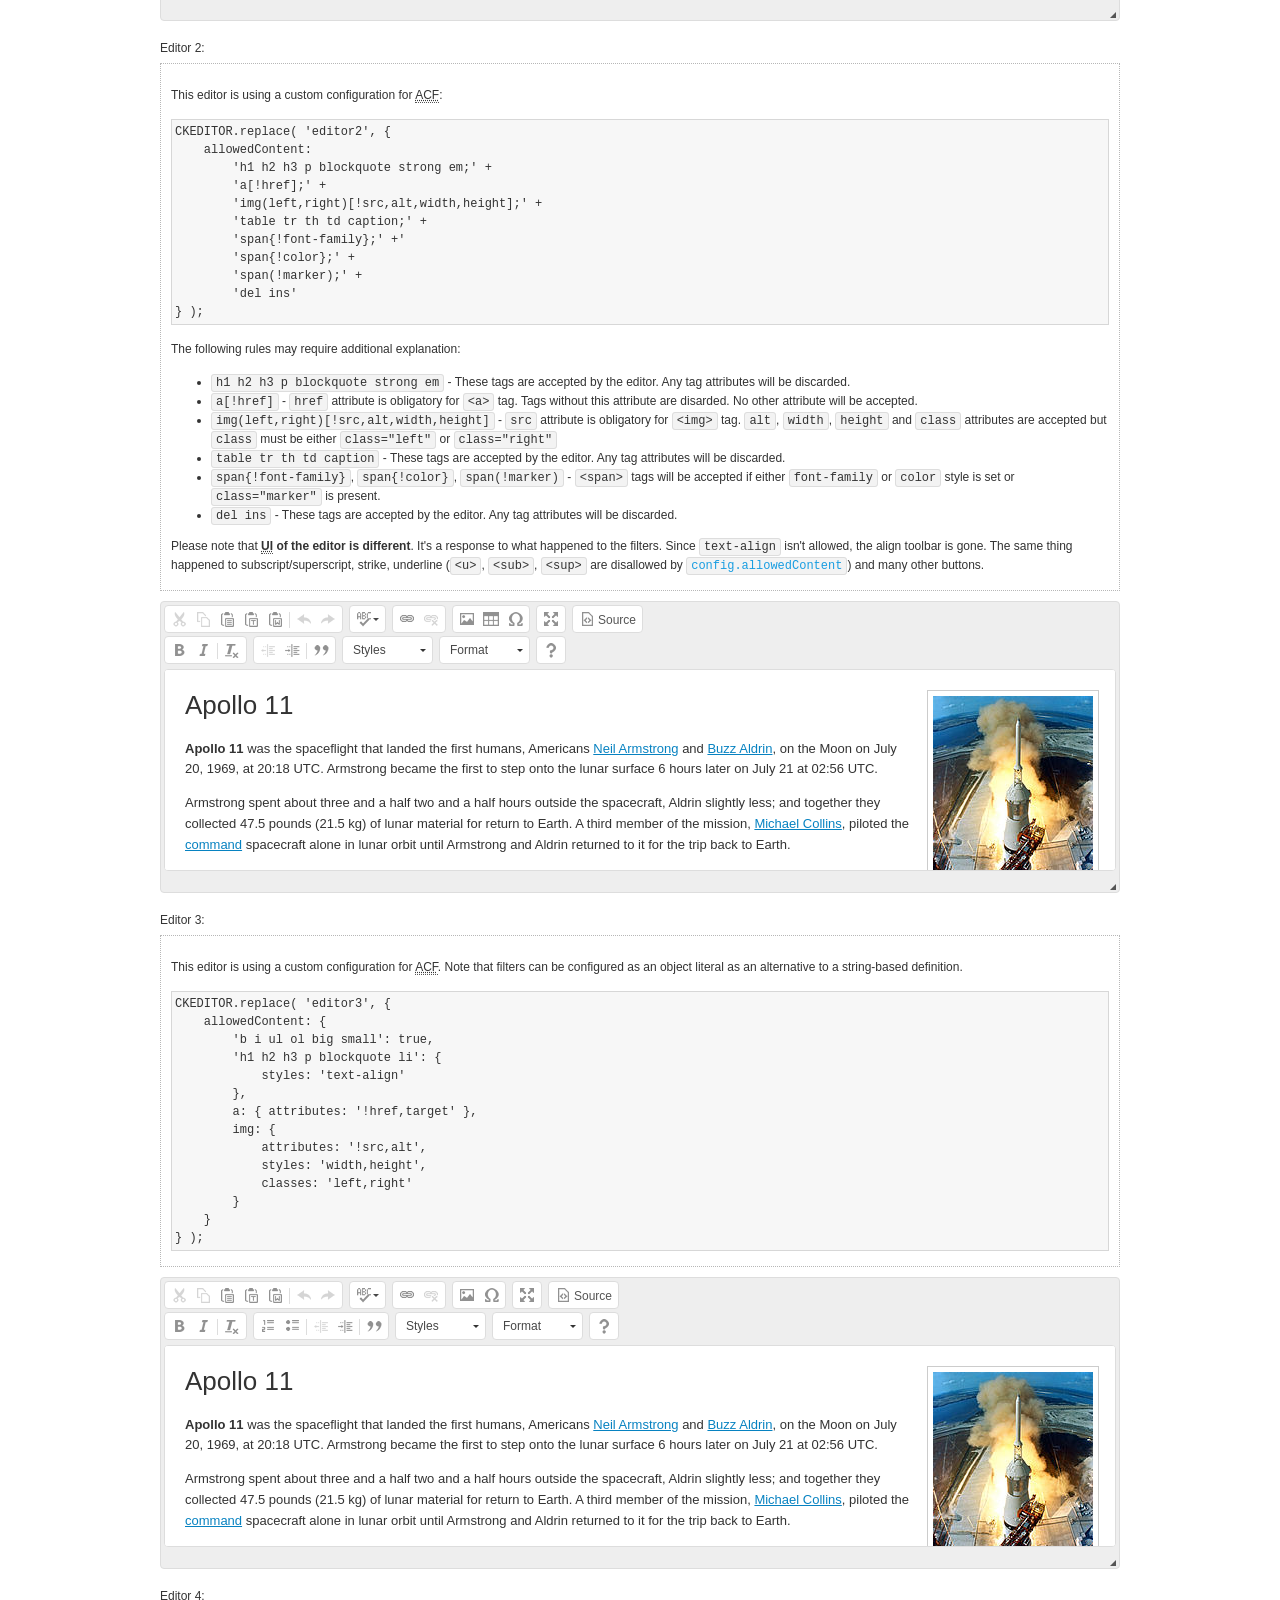
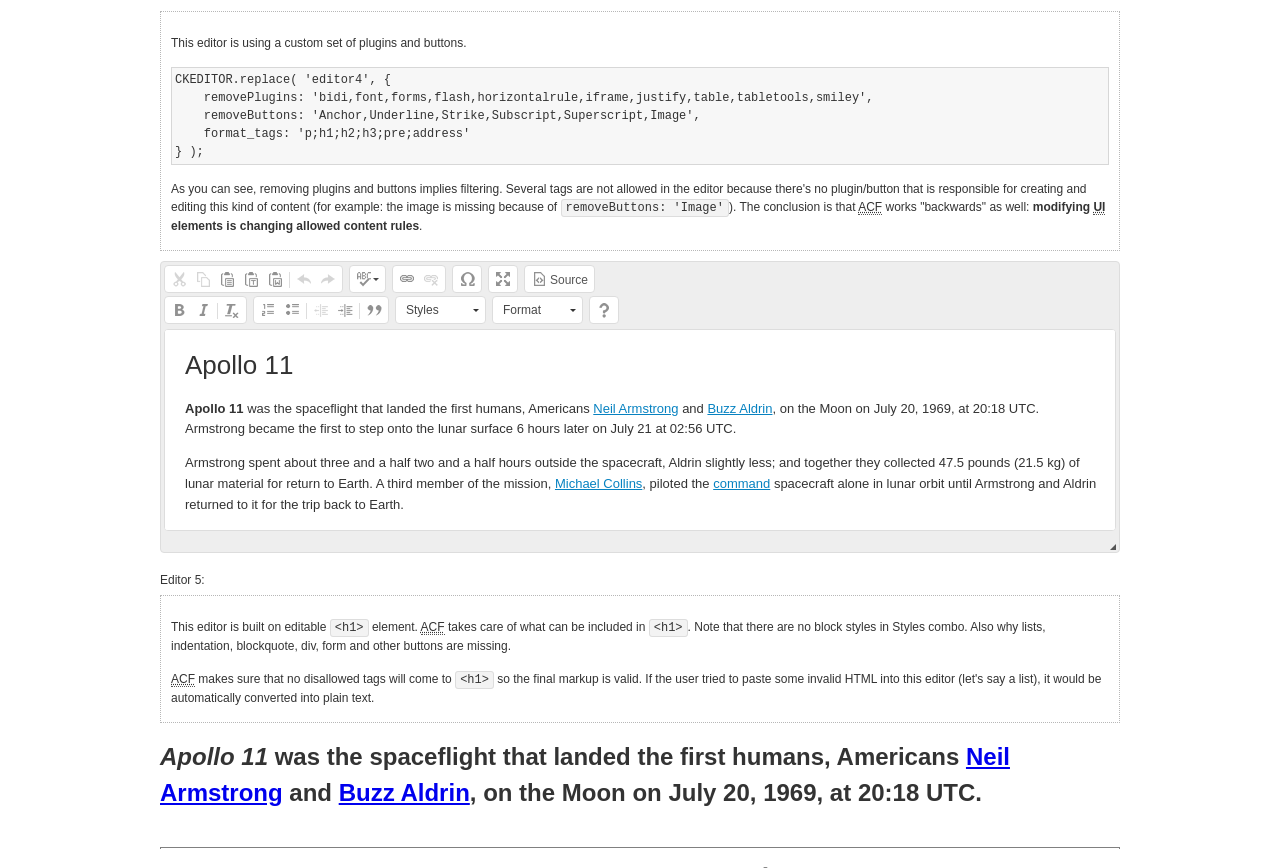
<file: vendor/ckeditor/samples/datafiltering.html>
<!DOCTYPE html>
<!--
Copyright (c) 2003-2015, CKSource - Frederico Knabben. All rights reserved.
For licensing, see LICENSE.md or http://ckeditor.com/license
-->
<html>
<head>
	<meta charset="utf-8">
	<title>Data Filtering &mdash; CKEditor Sample</title>
	<script src="../ckeditor.js"></script>
	<link rel="stylesheet" href="sample.css">
	<script>
		// Remove advanced tabs for all editors.
		CKEDITOR.config.removeDialogTabs = 'image:advanced;link:advanced;flash:advanced;creatediv:advanced;editdiv:advanced';
	</script>
</head>
<body>
	<h1 class="samples">
		<a href="index.html">CKEditor Samples</a> &raquo; Data Filtering and Features Activation
	</h1>
	<div class="description">
		<p>
			This sample page demonstrates the idea of Advanced Content Filter
			(<abbr title="Advanced Content Filter">ACF</abbr>), a sophisticated
			tool that takes control over what kind of data is accepted by the editor and what
			kind of output is produced.
		</p>
		<h2>When and what is being filtered?</h2>
		<p>
			<abbr title="Advanced Content Filter">ACF</abbr> controls
			<strong>every single source of data</strong> that comes to the editor.
			It process both HTML that is inserted manually (i.e. pasted by the user)
			and programmatically like:
		</p>
<pre class="samples">
editor.setData( '&lt;p&gt;Hello world!&lt;/p&gt;' );
</pre>
		<p>
			<abbr title="Advanced Content Filter">ACF</abbr> discards invalid,
			useless HTML tags and attributes so the editor remains "clean" during
			runtime. <abbr title="Advanced Content Filter">ACF</abbr> behaviour
			can be configured and adjusted for a particular case to prevent the
			output HTML (i.e. in CMS systems) from being polluted.

			This kind of filtering is a first, client-side line of defense
			against "<a href="http://en.wikipedia.org/wiki/Tag_soup">tag soups</a>",
			the tool that precisely restricts which tags, attributes and styles
			are allowed (desired). When properly configured, <abbr title="Advanced Content Filter">ACF</abbr>
			is an easy and fast way to produce a high-quality, intentionally filtered HTML.
		</p>

		<h3>How to configure or disable ACF?</h3>
		<p>
			Advanced Content Filter is enabled by default, working in "automatic mode", yet
			it provides a set of easy rules that allow adjusting filtering rules
			and disabling the entire feature when necessary. The config property
			responsible for this feature is <code><a class="samples"
			href="http://docs.ckeditor.com/#!/api/CKEDITOR.config-cfg-allowedContent">config.allowedContent</a></code>.
		</p>
		<p>
			By "automatic mode" is meant that loaded plugins decide which kind
			of content is enabled and which is not. For example, if the link
			plugin is loaded it implies that <code>&lt;a&gt;</code> tag is
			automatically allowed. Each plugin is given a set
			of predefined <abbr title="Advanced Content Filter">ACF</abbr> rules
			that control the editor until <code><a class="samples"
			href="http://docs.ckeditor.com/#!/api/CKEDITOR.config-cfg-allowedContent">
			config.allowedContent</a></code>
			is defined manually.
		</p>
		<p>
			Let's assume our intention is to restrict the editor to accept (produce) <strong>paragraphs
			only: no attributes, no styles, no other tags</strong>.
			With <abbr title="Advanced Content Filter">ACF</abbr>
			this is very simple. Basically set <code><a class="samples"
			href="http://docs.ckeditor.com/#!/api/CKEDITOR.config-cfg-allowedContent">
			config.allowedContent</a></code> to <code>'p'</code>:
		</p>
<pre class="samples">
var editor = CKEDITOR.replace( <em>textarea_id</em>, {
	<strong>allowedContent: 'p'</strong>
} );
</pre>
		<p>
			Now try to play with allowed content:
		</p>
<pre class="samples">
// Trying to insert disallowed tag and attribute.
editor.setData( '&lt;p <strong>style="color: red"</strong>&gt;Hello <strong>&lt;em&gt;world&lt;/em&gt;</strong>!&lt;/p&gt;' );
alert( editor.getData() );

// Filtered data is returned.
"&lt;p&gt;Hello world!&lt;/p&gt;"
</pre>
		<p>
			What happened? Since <code>config.allowedContent: 'p'</code> is set the editor assumes
			that only plain <code>&lt;p&gt;</code> are accepted. Nothing more. This is why
			<code>style</code> attribute and <code>&lt;em&gt;</code> tag are gone. The same
			filtering would happen if we pasted disallowed HTML into this editor.
		</p>
		<p>
			This is just a small sample of what <abbr title="Advanced Content Filter">ACF</abbr>
			can do. To know more, please refer to the sample section below and
			<a href="http://docs.ckeditor.com/#!/guide/dev_advanced_content_filter">the official Advanced Content Filter guide</a>.
		</p>
		<p>
			You may, of course, want CKEditor to avoid filtering of any kind.
			To get rid of <abbr title="Advanced Content Filter">ACF</abbr>,
			basically set <code><a class="samples"
			href="http://docs.ckeditor.com/#!/api/CKEDITOR.config-cfg-allowedContent">
			config.allowedContent</a></code> to <code>true</code> like this:
		</p>
<pre class="samples">
CKEDITOR.replace( <em>textarea_id</em>, {
	<strong>allowedContent: true</strong>
} );
</pre>

		<h2>Beyond data flow: Features activation</h2>
		<p>
			<abbr title="Advanced Content Filter">ACF</abbr> is far more than
			<abbr title="Input/Output">I/O</abbr> control: the entire
			<abbr title="User Interface">UI</abbr> of the editor is adjusted to what
			filters restrict. For example: if <code>&lt;a&gt;</code> tag is
			<strong>disallowed</strong>
			by <abbr title="Advanced Content Filter">ACF</abbr>,
			then accordingly <code>link</code> command, toolbar button and link dialog
			are also disabled. Editor is smart: it knows which features must be
			removed from the interface to match filtering rules.
		</p>
		<p>
			CKEditor can be far more specific. If <code>&lt;a&gt;</code> tag is
			<strong>allowed</strong> by filtering rules to be used but it is restricted
			to have only one attribute (<code>href</code>)
			<code>config.allowedContent = 'a[!href]'</code>, then
			"Target" tab of the link dialog is automatically disabled as <code>target</code>
			attribute isn't included in <abbr title="Advanced Content Filter">ACF</abbr> rules
			for <code>&lt;a&gt;</code>. This behaviour applies to dialog fields, context
			menus and toolbar buttons.
		</p>

		<h2>Sample configurations</h2>
		<p>
			There are several editor instances below that present different
			<abbr title="Advanced Content Filter">ACF</abbr> setups. <strong>All of them,
			except the last inline instance, share the same HTML content</strong> to visualize
			how different filtering rules affect the same input data.
		</p>
	</div>

	<div>
		<label for="editor1">
			Editor 1:
		</label>
		<div class="description">
			<p>
				This editor is using default configuration ("automatic mode"). It means that
				<code><a class="samples"
				href="http://docs.ckeditor.com/#!/api/CKEDITOR.config-cfg-allowedContent">
				config.allowedContent</a></code> is defined by loaded plugins.
				Each plugin extends filtering rules to make it's own associated content
				available for the user.
			</p>
		</div>
		<textarea cols="80" id="editor1" name="editor1" rows="10">
			&lt;h1&gt;&lt;img alt=&quot;Saturn V carrying Apollo 11&quot; class=&quot;right&quot; src=&quot;assets/sample.jpg&quot;/&gt; Apollo 11&lt;/h1&gt; &lt;p&gt;&lt;b&gt;Apollo 11&lt;/b&gt; was the spaceflight that landed the first humans, Americans &lt;a href=&quot;http://en.wikipedia.org/wiki/Neil_Armstrong&quot; title=&quot;Neil Armstrong&quot;&gt;Neil Armstrong&lt;/a&gt; and &lt;a href=&quot;http://en.wikipedia.org/wiki/Buzz_Aldrin&quot; title=&quot;Buzz Aldrin&quot;&gt;Buzz Aldrin&lt;/a&gt;, on the Moon on July 20, 1969, at 20:18 UTC. Armstrong became the first to step onto the lunar surface 6 hours later on July 21 at 02:56 UTC.&lt;/p&gt; &lt;p&gt;Armstrong spent about &lt;s&gt;three and a half&lt;/s&gt; two and a half hours outside the spacecraft, Aldrin slightly less; and together they collected 47.5 pounds (21.5&amp;nbsp;kg) of lunar material for return to Earth. A third member of the mission, &lt;a href=&quot;http://en.wikipedia.org/wiki/Michael_Collins_(astronaut)&quot; title=&quot;Michael Collins (astronaut)&quot;&gt;Michael Collins&lt;/a&gt;, piloted the &lt;a href=&quot;http://en.wikipedia.org/wiki/Apollo_Command/Service_Module&quot; title=&quot;Apollo Command/Service Module&quot;&gt;command&lt;/a&gt; spacecraft alone in lunar orbit until Armstrong and Aldrin returned to it for the trip back to Earth.&lt;/p&gt; &lt;h2&gt;Broadcasting and &lt;em&gt;quotes&lt;/em&gt; &lt;a id=&quot;quotes&quot; name=&quot;quotes&quot;&gt;&lt;/a&gt;&lt;/h2&gt; &lt;p&gt;Broadcast on live TV to a world-wide audience, Armstrong stepped onto the lunar surface and described the event as:&lt;/p&gt; &lt;blockquote&gt;&lt;p&gt;One small step for [a] man, one giant leap for mankind.&lt;/p&gt;&lt;/blockquote&gt; &lt;p&gt;Apollo 11 effectively ended the &lt;a href=&quot;http://en.wikipedia.org/wiki/Space_Race&quot; title=&quot;Space Race&quot;&gt;Space Race&lt;/a&gt; and fulfilled a national goal proposed in 1961 by the late U.S. President &lt;a href=&quot;http://en.wikipedia.org/wiki/John_F._Kennedy&quot; title=&quot;John F. Kennedy&quot;&gt;John F. Kennedy&lt;/a&gt; in a speech before the United States Congress:&lt;/p&gt; &lt;blockquote&gt;&lt;p&gt;[...] before this decade is out, of landing a man on the Moon and returning him safely to the Earth.&lt;/p&gt;&lt;/blockquote&gt; &lt;h2&gt;Technical details &lt;a id=&quot;tech-details&quot; name=&quot;tech-details&quot;&gt;&lt;/a&gt;&lt;/h2&gt; &lt;table align=&quot;right&quot; border=&quot;1&quot; bordercolor=&quot;#ccc&quot; cellpadding=&quot;5&quot; cellspacing=&quot;0&quot; style=&quot;border-collapse:collapse;margin:10px 0 10px 15px;&quot;&gt; &lt;caption&gt;&lt;strong&gt;Mission crew&lt;/strong&gt;&lt;/caption&gt; &lt;thead&gt; &lt;tr&gt; &lt;th scope=&quot;col&quot;&gt;Position&lt;/th&gt; &lt;th scope=&quot;col&quot;&gt;Astronaut&lt;/th&gt; &lt;/tr&gt; &lt;/thead&gt; &lt;tbody&gt; &lt;tr&gt; &lt;td&gt;Commander&lt;/td&gt; &lt;td&gt;Neil A. Armstrong&lt;/td&gt; &lt;/tr&gt; &lt;tr&gt; &lt;td&gt;Command Module Pilot&lt;/td&gt; &lt;td&gt;Michael Collins&lt;/td&gt; &lt;/tr&gt; &lt;tr&gt; &lt;td&gt;Lunar Module Pilot&lt;/td&gt; &lt;td&gt;Edwin &amp;quot;Buzz&amp;quot; E. Aldrin, Jr.&lt;/td&gt; &lt;/tr&gt; &lt;/tbody&gt; &lt;/table&gt; &lt;p&gt;Launched by a &lt;strong&gt;Saturn V&lt;/strong&gt; rocket from &lt;a href=&quot;http://en.wikipedia.org/wiki/Kennedy_Space_Center&quot; title=&quot;Kennedy Space Center&quot;&gt;Kennedy Space Center&lt;/a&gt; in Merritt Island, Florida on July 16, Apollo 11 was the fifth manned mission of &lt;a href=&quot;http://en.wikipedia.org/wiki/NASA&quot; title=&quot;NASA&quot;&gt;NASA&lt;/a&gt;&amp;#39;s Apollo program. The Apollo spacecraft had three parts:&lt;/p&gt; &lt;ol&gt; &lt;li&gt;&lt;strong&gt;Command Module&lt;/strong&gt; with a cabin for the three astronauts which was the only part which landed back on Earth&lt;/li&gt; &lt;li&gt;&lt;strong&gt;Service Module&lt;/strong&gt; which supported the Command Module with propulsion, electrical power, oxygen and water&lt;/li&gt; &lt;li&gt;&lt;strong&gt;Lunar Module&lt;/strong&gt; for landing on the Moon.&lt;/li&gt; &lt;/ol&gt; &lt;p&gt;After being sent to the Moon by the Saturn V&amp;#39;s upper stage, the astronauts separated the spacecraft from it and travelled for three days until they entered into lunar orbit. Armstrong and Aldrin then moved into the Lunar Module and landed in the &lt;a href=&quot;http://en.wikipedia.org/wiki/Mare_Tranquillitatis&quot; title=&quot;Mare Tranquillitatis&quot;&gt;Sea of Tranquility&lt;/a&gt;. They stayed a total of about 21 and a half hours on the lunar surface. After lifting off in the upper part of the Lunar Module and rejoining Collins in the Command Module, they returned to Earth and landed in the &lt;a href=&quot;http://en.wikipedia.org/wiki/Pacific_Ocean&quot; title=&quot;Pacific Ocean&quot;&gt;Pacific Ocean&lt;/a&gt; on July 24.&lt;/p&gt; &lt;hr/&gt; &lt;p style=&quot;text-align: right;&quot;&gt;&lt;small&gt;Source: &lt;a href=&quot;http://en.wikipedia.org/wiki/Apollo_11&quot;&gt;Wikipedia.org&lt;/a&gt;&lt;/small&gt;&lt;/p&gt;
		</textarea>

		<script>

			CKEDITOR.replace( 'editor1' );

		</script>
	</div>

	<br>

	<div>
		<label for="editor2">
			Editor 2:
		</label>
		<div class="description">
			<p>
				This editor is using a custom configuration for
				<abbr title="Advanced Content Filter">ACF</abbr>:
			</p>
<pre class="samples">
CKEDITOR.replace( 'editor2', {
	allowedContent:
		'h1 h2 h3 p blockquote strong em;' +
		'a[!href];' +
		'img(left,right)[!src,alt,width,height];' +
		'table tr th td caption;' +
		'span{!font-family};' +'
		'span{!color};' +
		'span(!marker);' +
		'del ins'
} );
</pre>
			<p>
				The following rules may require additional explanation:
			</p>
			<ul>
				<li>
					<code>h1 h2 h3 p blockquote strong em</code> - These tags
					are accepted by the editor. Any tag attributes will be discarded.
				</li>
				<li>
					<code>a[!href]</code> - <code>href</code> attribute is obligatory
					for <code>&lt;a&gt;</code> tag. Tags without this attribute
					are disarded. No other attribute will be accepted.
				</li>
				<li>
					<code>img(left,right)[!src,alt,width,height]</code> - <code>src</code>
					attribute is obligatory for <code>&lt;img&gt;</code> tag.
					<code>alt</code>, <code>width</code>, <code>height</code>
					and <code>class</code> attributes are accepted but
					<code>class</code> must be either <code>class="left"</code>
					or <code>class="right"</code>
				</li>
				<li>
					<code>table tr th td caption</code> - These tags
					are accepted by the editor. Any tag attributes will be discarded.
				</li>
				<li>
					<code>span{!font-family}</code>, <code>span{!color}</code>,
					<code>span(!marker)</code> - <code>&lt;span&gt;</code> tags
					will be accepted if either <code>font-family</code> or
					<code>color</code> style is set or <code>class="marker"</code>
					is present.
				</li>
				<li>
					<code>del ins</code> - These tags
					are accepted by the editor. Any tag attributes will be discarded.
				</li>
			</ul>
			<p>
				Please note that <strong><abbr title="User Interface">UI</abbr> of the
				editor is different</strong>. It's a response to what happened to the filters.
				Since <code>text-align</code> isn't allowed, the align toolbar is gone.
				The same thing happened to subscript/superscript, strike, underline
				(<code>&lt;u&gt;</code>, <code>&lt;sub&gt;</code>, <code>&lt;sup&gt;</code>
				are disallowed by <code><a class="samples"
				href="http://docs.ckeditor.com/#!/api/CKEDITOR.config-cfg-allowedContent">
				config.allowedContent</a></code>) and many other buttons.
			</p>
		</div>
		<textarea cols="80" id="editor2" name="editor2" rows="10">
			&lt;h1&gt;&lt;img alt=&quot;Saturn V carrying Apollo 11&quot; class=&quot;right&quot; src=&quot;assets/sample.jpg&quot;/&gt; Apollo 11&lt;/h1&gt; &lt;p&gt;&lt;b&gt;Apollo 11&lt;/b&gt; was the spaceflight that landed the first humans, Americans &lt;a href=&quot;http://en.wikipedia.org/wiki/Neil_Armstrong&quot; title=&quot;Neil Armstrong&quot;&gt;Neil Armstrong&lt;/a&gt; and &lt;a href=&quot;http://en.wikipedia.org/wiki/Buzz_Aldrin&quot; title=&quot;Buzz Aldrin&quot;&gt;Buzz Aldrin&lt;/a&gt;, on the Moon on July 20, 1969, at 20:18 UTC. Armstrong became the first to step onto the lunar surface 6 hours later on July 21 at 02:56 UTC.&lt;/p&gt; &lt;p&gt;Armstrong spent about &lt;s&gt;three and a half&lt;/s&gt; two and a half hours outside the spacecraft, Aldrin slightly less; and together they collected 47.5 pounds (21.5&amp;nbsp;kg) of lunar material for return to Earth. A third member of the mission, &lt;a href=&quot;http://en.wikipedia.org/wiki/Michael_Collins_(astronaut)&quot; title=&quot;Michael Collins (astronaut)&quot;&gt;Michael Collins&lt;/a&gt;, piloted the &lt;a href=&quot;http://en.wikipedia.org/wiki/Apollo_Command/Service_Module&quot; title=&quot;Apollo Command/Service Module&quot;&gt;command&lt;/a&gt; spacecraft alone in lunar orbit until Armstrong and Aldrin returned to it for the trip back to Earth.&lt;/p&gt; &lt;h2&gt;Broadcasting and &lt;em&gt;quotes&lt;/em&gt; &lt;a id=&quot;quotes&quot; name=&quot;quotes&quot;&gt;&lt;/a&gt;&lt;/h2&gt; &lt;p&gt;Broadcast on live TV to a world-wide audience, Armstrong stepped onto the lunar surface and described the event as:&lt;/p&gt; &lt;blockquote&gt;&lt;p&gt;One small step for [a] man, one giant leap for mankind.&lt;/p&gt;&lt;/blockquote&gt; &lt;p&gt;Apollo 11 effectively ended the &lt;a href=&quot;http://en.wikipedia.org/wiki/Space_Race&quot; title=&quot;Space Race&quot;&gt;Space Race&lt;/a&gt; and fulfilled a national goal proposed in 1961 by the late U.S. President &lt;a href=&quot;http://en.wikipedia.org/wiki/John_F._Kennedy&quot; title=&quot;John F. Kennedy&quot;&gt;John F. Kennedy&lt;/a&gt; in a speech before the United States Congress:&lt;/p&gt; &lt;blockquote&gt;&lt;p&gt;[...] before this decade is out, of landing a man on the Moon and returning him safely to the Earth.&lt;/p&gt;&lt;/blockquote&gt; &lt;h2&gt;Technical details &lt;a id=&quot;tech-details&quot; name=&quot;tech-details&quot;&gt;&lt;/a&gt;&lt;/h2&gt; &lt;table align=&quot;right&quot; border=&quot;1&quot; bordercolor=&quot;#ccc&quot; cellpadding=&quot;5&quot; cellspacing=&quot;0&quot; style=&quot;border-collapse:collapse;margin:10px 0 10px 15px;&quot;&gt; &lt;caption&gt;&lt;strong&gt;Mission crew&lt;/strong&gt;&lt;/caption&gt; &lt;thead&gt; &lt;tr&gt; &lt;th scope=&quot;col&quot;&gt;Position&lt;/th&gt; &lt;th scope=&quot;col&quot;&gt;Astronaut&lt;/th&gt; &lt;/tr&gt; &lt;/thead&gt; &lt;tbody&gt; &lt;tr&gt; &lt;td&gt;Commander&lt;/td&gt; &lt;td&gt;Neil A. Armstrong&lt;/td&gt; &lt;/tr&gt; &lt;tr&gt; &lt;td&gt;Command Module Pilot&lt;/td&gt; &lt;td&gt;Michael Collins&lt;/td&gt; &lt;/tr&gt; &lt;tr&gt; &lt;td&gt;Lunar Module Pilot&lt;/td&gt; &lt;td&gt;Edwin &amp;quot;Buzz&amp;quot; E. Aldrin, Jr.&lt;/td&gt; &lt;/tr&gt; &lt;/tbody&gt; &lt;/table&gt; &lt;p&gt;Launched by a &lt;strong&gt;Saturn V&lt;/strong&gt; rocket from &lt;a href=&quot;http://en.wikipedia.org/wiki/Kennedy_Space_Center&quot; title=&quot;Kennedy Space Center&quot;&gt;Kennedy Space Center&lt;/a&gt; in Merritt Island, Florida on July 16, Apollo 11 was the fifth manned mission of &lt;a href=&quot;http://en.wikipedia.org/wiki/NASA&quot; title=&quot;NASA&quot;&gt;NASA&lt;/a&gt;&amp;#39;s Apollo program. The Apollo spacecraft had three parts:&lt;/p&gt; &lt;ol&gt; &lt;li&gt;&lt;strong&gt;Command Module&lt;/strong&gt; with a cabin for the three astronauts which was the only part which landed back on Earth&lt;/li&gt; &lt;li&gt;&lt;strong&gt;Service Module&lt;/strong&gt; which supported the Command Module with propulsion, electrical power, oxygen and water&lt;/li&gt; &lt;li&gt;&lt;strong&gt;Lunar Module&lt;/strong&gt; for landing on the Moon.&lt;/li&gt; &lt;/ol&gt; &lt;p&gt;After being sent to the Moon by the Saturn V&amp;#39;s upper stage, the astronauts separated the spacecraft from it and travelled for three days until they entered into lunar orbit. Armstrong and Aldrin then moved into the Lunar Module and landed in the &lt;a href=&quot;http://en.wikipedia.org/wiki/Mare_Tranquillitatis&quot; title=&quot;Mare Tranquillitatis&quot;&gt;Sea of Tranquility&lt;/a&gt;. They stayed a total of about 21 and a half hours on the lunar surface. After lifting off in the upper part of the Lunar Module and rejoining Collins in the Command Module, they returned to Earth and landed in the &lt;a href=&quot;http://en.wikipedia.org/wiki/Pacific_Ocean&quot; title=&quot;Pacific Ocean&quot;&gt;Pacific Ocean&lt;/a&gt; on July 24.&lt;/p&gt; &lt;hr/&gt; &lt;p style=&quot;text-align: right;&quot;&gt;&lt;small&gt;Source: &lt;a href=&quot;http://en.wikipedia.org/wiki/Apollo_11&quot;&gt;Wikipedia.org&lt;/a&gt;&lt;/small&gt;&lt;/p&gt;
		</textarea>
		<script>

			CKEDITOR.replace( 'editor2', {
				allowedContent:
					'h1 h2 h3 p blockquote strong em;' +
					'a[!href];' +
					'img(left,right)[!src,alt,width,height];' +
					'table tr th td caption;' +
					'span{!font-family};' +
					'span{!color};' +
					'span(!marker);' +
					'del ins'
			} );

		</script>
	</div>

	<br>

	<div>
		<label for="editor3">
			Editor 3:
		</label>
		<div class="description">
			<p>
				This editor is using a custom configuration for
				<abbr title="Advanced Content Filter">ACF</abbr>.
				Note that filters can be configured as an object literal
				as an alternative to a string-based definition.
			</p>
<pre class="samples">
CKEDITOR.replace( 'editor3', {
	allowedContent: {
		'b i ul ol big small': true,
		'h1 h2 h3 p blockquote li': {
			styles: 'text-align'
		},
		a: { attributes: '!href,target' },
		img: {
			attributes: '!src,alt',
			styles: 'width,height',
			classes: 'left,right'
		}
	}
} );
</pre>
		</div>
		<textarea cols="80" id="editor3" name="editor3" rows="10">
			&lt;h1&gt;&lt;img alt=&quot;Saturn V carrying Apollo 11&quot; class=&quot;right&quot; src=&quot;assets/sample.jpg&quot;/&gt; Apollo 11&lt;/h1&gt; &lt;p&gt;&lt;b&gt;Apollo 11&lt;/b&gt; was the spaceflight that landed the first humans, Americans &lt;a href=&quot;http://en.wikipedia.org/wiki/Neil_Armstrong&quot; title=&quot;Neil Armstrong&quot;&gt;Neil Armstrong&lt;/a&gt; and &lt;a href=&quot;http://en.wikipedia.org/wiki/Buzz_Aldrin&quot; title=&quot;Buzz Aldrin&quot;&gt;Buzz Aldrin&lt;/a&gt;, on the Moon on July 20, 1969, at 20:18 UTC. Armstrong became the first to step onto the lunar surface 6 hours later on July 21 at 02:56 UTC.&lt;/p&gt; &lt;p&gt;Armstrong spent about &lt;s&gt;three and a half&lt;/s&gt; two and a half hours outside the spacecraft, Aldrin slightly less; and together they collected 47.5 pounds (21.5&amp;nbsp;kg) of lunar material for return to Earth. A third member of the mission, &lt;a href=&quot;http://en.wikipedia.org/wiki/Michael_Collins_(astronaut)&quot; title=&quot;Michael Collins (astronaut)&quot;&gt;Michael Collins&lt;/a&gt;, piloted the &lt;a href=&quot;http://en.wikipedia.org/wiki/Apollo_Command/Service_Module&quot; title=&quot;Apollo Command/Service Module&quot;&gt;command&lt;/a&gt; spacecraft alone in lunar orbit until Armstrong and Aldrin returned to it for the trip back to Earth.&lt;/p&gt; &lt;h2&gt;Broadcasting and &lt;em&gt;quotes&lt;/em&gt; &lt;a id=&quot;quotes&quot; name=&quot;quotes&quot;&gt;&lt;/a&gt;&lt;/h2&gt; &lt;p&gt;Broadcast on live TV to a world-wide audience, Armstrong stepped onto the lunar surface and described the event as:&lt;/p&gt; &lt;blockquote&gt;&lt;p&gt;One small step for [a] man, one giant leap for mankind.&lt;/p&gt;&lt;/blockquote&gt; &lt;p&gt;Apollo 11 effectively ended the &lt;a href=&quot;http://en.wikipedia.org/wiki/Space_Race&quot; title=&quot;Space Race&quot;&gt;Space Race&lt;/a&gt; and fulfilled a national goal proposed in 1961 by the late U.S. President &lt;a href=&quot;http://en.wikipedia.org/wiki/John_F._Kennedy&quot; title=&quot;John F. Kennedy&quot;&gt;John F. Kennedy&lt;/a&gt; in a speech before the United States Congress:&lt;/p&gt; &lt;blockquote&gt;&lt;p&gt;[...] before this decade is out, of landing a man on the Moon and returning him safely to the Earth.&lt;/p&gt;&lt;/blockquote&gt; &lt;h2&gt;Technical details &lt;a id=&quot;tech-details&quot; name=&quot;tech-details&quot;&gt;&lt;/a&gt;&lt;/h2&gt; &lt;table align=&quot;right&quot; border=&quot;1&quot; bordercolor=&quot;#ccc&quot; cellpadding=&quot;5&quot; cellspacing=&quot;0&quot; style=&quot;border-collapse:collapse;margin:10px 0 10px 15px;&quot;&gt; &lt;caption&gt;&lt;strong&gt;Mission crew&lt;/strong&gt;&lt;/caption&gt; &lt;thead&gt; &lt;tr&gt; &lt;th scope=&quot;col&quot;&gt;Position&lt;/th&gt; &lt;th scope=&quot;col&quot;&gt;Astronaut&lt;/th&gt; &lt;/tr&gt; &lt;/thead&gt; &lt;tbody&gt; &lt;tr&gt; &lt;td&gt;Commander&lt;/td&gt; &lt;td&gt;Neil A. Armstrong&lt;/td&gt; &lt;/tr&gt; &lt;tr&gt; &lt;td&gt;Command Module Pilot&lt;/td&gt; &lt;td&gt;Michael Collins&lt;/td&gt; &lt;/tr&gt; &lt;tr&gt; &lt;td&gt;Lunar Module Pilot&lt;/td&gt; &lt;td&gt;Edwin &amp;quot;Buzz&amp;quot; E. Aldrin, Jr.&lt;/td&gt; &lt;/tr&gt; &lt;/tbody&gt; &lt;/table&gt; &lt;p&gt;Launched by a &lt;strong&gt;Saturn V&lt;/strong&gt; rocket from &lt;a href=&quot;http://en.wikipedia.org/wiki/Kennedy_Space_Center&quot; title=&quot;Kennedy Space Center&quot;&gt;Kennedy Space Center&lt;/a&gt; in Merritt Island, Florida on July 16, Apollo 11 was the fifth manned mission of &lt;a href=&quot;http://en.wikipedia.org/wiki/NASA&quot; title=&quot;NASA&quot;&gt;NASA&lt;/a&gt;&amp;#39;s Apollo program. The Apollo spacecraft had three parts:&lt;/p&gt; &lt;ol&gt; &lt;li&gt;&lt;strong&gt;Command Module&lt;/strong&gt; with a cabin for the three astronauts which was the only part which landed back on Earth&lt;/li&gt; &lt;li&gt;&lt;strong&gt;Service Module&lt;/strong&gt; which supported the Command Module with propulsion, electrical power, oxygen and water&lt;/li&gt; &lt;li&gt;&lt;strong&gt;Lunar Module&lt;/strong&gt; for landing on the Moon.&lt;/li&gt; &lt;/ol&gt; &lt;p&gt;After being sent to the Moon by the Saturn V&amp;#39;s upper stage, the astronauts separated the spacecraft from it and travelled for three days until they entered into lunar orbit. Armstrong and Aldrin then moved into the Lunar Module and landed in the &lt;a href=&quot;http://en.wikipedia.org/wiki/Mare_Tranquillitatis&quot; title=&quot;Mare Tranquillitatis&quot;&gt;Sea of Tranquility&lt;/a&gt;. They stayed a total of about 21 and a half hours on the lunar surface. After lifting off in the upper part of the Lunar Module and rejoining Collins in the Command Module, they returned to Earth and landed in the &lt;a href=&quot;http://en.wikipedia.org/wiki/Pacific_Ocean&quot; title=&quot;Pacific Ocean&quot;&gt;Pacific Ocean&lt;/a&gt; on July 24.&lt;/p&gt; &lt;hr/&gt; &lt;p style=&quot;text-align: right;&quot;&gt;&lt;small&gt;Source: &lt;a href=&quot;http://en.wikipedia.org/wiki/Apollo_11&quot;&gt;Wikipedia.org&lt;/a&gt;&lt;/small&gt;&lt;/p&gt;
		</textarea>
		<script>

			CKEDITOR.replace( 'editor3', {
				allowedContent: {
					'b i ul ol big small': true,
					'h1 h2 h3 p blockquote li': {
						styles: 'text-align'
					},
					a: { attributes: '!href,target' },
					img: {
						attributes: '!src,alt',
						styles: 'width,height',
						classes: 'left,right'
					}
				}
			} );

		</script>
	</div>

	<br>

	<div>
		<label for="editor4">
			Editor 4:
		</label>
		<div class="description">
			<p>
				This editor is using a custom set of plugins and buttons.
			</p>
<pre class="samples">
CKEDITOR.replace( 'editor4', {
	removePlugins: 'bidi,font,forms,flash,horizontalrule,iframe,justify,table,tabletools,smiley',
	removeButtons: 'Anchor,Underline,Strike,Subscript,Superscript,Image',
	format_tags: 'p;h1;h2;h3;pre;address'
} );
</pre>
			<p>
				As you can see, removing plugins and buttons implies filtering.
				Several tags are not allowed in the editor because there's no
				plugin/button that is responsible for creating and editing this
				kind of content (for example: the image is missing because
				of <code>removeButtons: 'Image'</code>). The conclusion is that
				<abbr title="Advanced Content Filter">ACF</abbr> works "backwards"
				as well: <strong>modifying <abbr title="User Interface">UI</abbr>
				elements is changing allowed content rules</strong>.
			</p>
		</div>
		<textarea cols="80" id="editor4" name="editor4" rows="10">
			&lt;h1&gt;&lt;img alt=&quot;Saturn V carrying Apollo 11&quot; class=&quot;right&quot; src=&quot;assets/sample.jpg&quot;/&gt; Apollo 11&lt;/h1&gt; &lt;p&gt;&lt;b&gt;Apollo 11&lt;/b&gt; was the spaceflight that landed the first humans, Americans &lt;a href=&quot;http://en.wikipedia.org/wiki/Neil_Armstrong&quot; title=&quot;Neil Armstrong&quot;&gt;Neil Armstrong&lt;/a&gt; and &lt;a href=&quot;http://en.wikipedia.org/wiki/Buzz_Aldrin&quot; title=&quot;Buzz Aldrin&quot;&gt;Buzz Aldrin&lt;/a&gt;, on the Moon on July 20, 1969, at 20:18 UTC. Armstrong became the first to step onto the lunar surface 6 hours later on July 21 at 02:56 UTC.&lt;/p&gt; &lt;p&gt;Armstrong spent about &lt;s&gt;three and a half&lt;/s&gt; two and a half hours outside the spacecraft, Aldrin slightly less; and together they collected 47.5 pounds (21.5&amp;nbsp;kg) of lunar material for return to Earth. A third member of the mission, &lt;a href=&quot;http://en.wikipedia.org/wiki/Michael_Collins_(astronaut)&quot; title=&quot;Michael Collins (astronaut)&quot;&gt;Michael Collins&lt;/a&gt;, piloted the &lt;a href=&quot;http://en.wikipedia.org/wiki/Apollo_Command/Service_Module&quot; title=&quot;Apollo Command/Service Module&quot;&gt;command&lt;/a&gt; spacecraft alone in lunar orbit until Armstrong and Aldrin returned to it for the trip back to Earth.&lt;/p&gt; &lt;h2&gt;Broadcasting and &lt;em&gt;quotes&lt;/em&gt; &lt;a id=&quot;quotes&quot; name=&quot;quotes&quot;&gt;&lt;/a&gt;&lt;/h2&gt; &lt;p&gt;Broadcast on live TV to a world-wide audience, Armstrong stepped onto the lunar surface and described the event as:&lt;/p&gt; &lt;blockquote&gt;&lt;p&gt;One small step for [a] man, one giant leap for mankind.&lt;/p&gt;&lt;/blockquote&gt; &lt;p&gt;Apollo 11 effectively ended the &lt;a href=&quot;http://en.wikipedia.org/wiki/Space_Race&quot; title=&quot;Space Race&quot;&gt;Space Race&lt;/a&gt; and fulfilled a national goal proposed in 1961 by the late U.S. President &lt;a href=&quot;http://en.wikipedia.org/wiki/John_F._Kennedy&quot; title=&quot;John F. Kennedy&quot;&gt;John F. Kennedy&lt;/a&gt; in a speech before the United States Congress:&lt;/p&gt; &lt;blockquote&gt;&lt;p&gt;[...] before this decade is out, of landing a man on the Moon and returning him safely to the Earth.&lt;/p&gt;&lt;/blockquote&gt; &lt;h2&gt;Technical details &lt;a id=&quot;tech-details&quot; name=&quot;tech-details&quot;&gt;&lt;/a&gt;&lt;/h2&gt; &lt;table align=&quot;right&quot; border=&quot;1&quot; bordercolor=&quot;#ccc&quot; cellpadding=&quot;5&quot; cellspacing=&quot;0&quot; style=&quot;border-collapse:collapse;margin:10px 0 10px 15px;&quot;&gt; &lt;caption&gt;&lt;strong&gt;Mission crew&lt;/strong&gt;&lt;/caption&gt; &lt;thead&gt; &lt;tr&gt; &lt;th scope=&quot;col&quot;&gt;Position&lt;/th&gt; &lt;th scope=&quot;col&quot;&gt;Astronaut&lt;/th&gt; &lt;/tr&gt; &lt;/thead&gt; &lt;tbody&gt; &lt;tr&gt; &lt;td&gt;Commander&lt;/td&gt; &lt;td&gt;Neil A. Armstrong&lt;/td&gt; &lt;/tr&gt; &lt;tr&gt; &lt;td&gt;Command Module Pilot&lt;/td&gt; &lt;td&gt;Michael Collins&lt;/td&gt; &lt;/tr&gt; &lt;tr&gt; &lt;td&gt;Lunar Module Pilot&lt;/td&gt; &lt;td&gt;Edwin &amp;quot;Buzz&amp;quot; E. Aldrin, Jr.&lt;/td&gt; &lt;/tr&gt; &lt;/tbody&gt; &lt;/table&gt; &lt;p&gt;Launched by a &lt;strong&gt;Saturn V&lt;/strong&gt; rocket from &lt;a href=&quot;http://en.wikipedia.org/wiki/Kennedy_Space_Center&quot; title=&quot;Kennedy Space Center&quot;&gt;Kennedy Space Center&lt;/a&gt; in Merritt Island, Florida on July 16, Apollo 11 was the fifth manned mission of &lt;a href=&quot;http://en.wikipedia.org/wiki/NASA&quot; title=&quot;NASA&quot;&gt;NASA&lt;/a&gt;&amp;#39;s Apollo program. The Apollo spacecraft had three parts:&lt;/p&gt; &lt;ol&gt; &lt;li&gt;&lt;strong&gt;Command Module&lt;/strong&gt; with a cabin for the three astronauts which was the only part which landed back on Earth&lt;/li&gt; &lt;li&gt;&lt;strong&gt;Service Module&lt;/strong&gt; which supported the Command Module with propulsion, electrical power, oxygen and water&lt;/li&gt; &lt;li&gt;&lt;strong&gt;Lunar Module&lt;/strong&gt; for landing on the Moon.&lt;/li&gt; &lt;/ol&gt; &lt;p&gt;After being sent to the Moon by the Saturn V&amp;#39;s upper stage, the astronauts separated the spacecraft from it and travelled for three days until they entered into lunar orbit. Armstrong and Aldrin then moved into the Lunar Module and landed in the &lt;a href=&quot;http://en.wikipedia.org/wiki/Mare_Tranquillitatis&quot; title=&quot;Mare Tranquillitatis&quot;&gt;Sea of Tranquility&lt;/a&gt;. They stayed a total of about 21 and a half hours on the lunar surface. After lifting off in the upper part of the Lunar Module and rejoining Collins in the Command Module, they returned to Earth and landed in the &lt;a href=&quot;http://en.wikipedia.org/wiki/Pacific_Ocean&quot; title=&quot;Pacific Ocean&quot;&gt;Pacific Ocean&lt;/a&gt; on July 24.&lt;/p&gt; &lt;hr/&gt; &lt;p style=&quot;text-align: right;&quot;&gt;&lt;small&gt;Source: &lt;a href=&quot;http://en.wikipedia.org/wiki/Apollo_11&quot;&gt;Wikipedia.org&lt;/a&gt;&lt;/small&gt;&lt;/p&gt;
		</textarea>
		<script>

			CKEDITOR.replace( 'editor4', {
				removePlugins: 'bidi,div,font,forms,flash,horizontalrule,iframe,justify,table,tabletools,smiley',
				removeButtons: 'Anchor,Underline,Strike,Subscript,Superscript,Image',
				format_tags: 'p;h1;h2;h3;pre;address'
			} );

		</script>
	</div>

	<br>

	<div>
		<label for="editor5">
			Editor 5:
		</label>
		<div class="description">
			<p>
				This editor is built on editable <code>&lt;h1&gt;</code> element.
				<abbr title="Advanced Content Filter">ACF</abbr> takes care of
				what can be included in <code>&lt;h1&gt;</code>. Note that there
				are no block styles in Styles combo. Also why lists, indentation,
				blockquote, div, form and other buttons are missing.
			</p>
			<p>
				<abbr title="Advanced Content Filter">ACF</abbr> makes sure that
				no disallowed tags will come to <code>&lt;h1&gt;</code> so the final
				markup is valid. If the user tried to paste some invalid HTML
				into this editor (let's say a list), it would be automatically
				converted into plain text.
			</p>
		</div>
		<h1 id="editor5" contenteditable="true">
			<em>Apollo 11</em> was the spaceflight that landed the first humans, Americans <a href="http://en.wikipedia.org/wiki/Neil_Armstrong" title="Neil Armstrong">Neil Armstrong</a> and <a href="http://en.wikipedia.org/wiki/Buzz_Aldrin" title="Buzz Aldrin">Buzz Aldrin</a>, on the Moon on July 20, 1969, at 20:18 UTC.
		</h1>
	</div>

	<div id="footer">
		<hr>
		<p>
			CKEditor - The text editor for the Internet - <a class="samples" href="http://ckeditor.com/">http://ckeditor.com</a>
		</p>
		<p id="copy">
			Copyright &copy; 2003-2015, <a class="samples" href="http://cksource.com/">CKSource</a> - Frederico
			Knabben. All rights reserved.
		</p>
	</div>
</body>
</html>
</file>
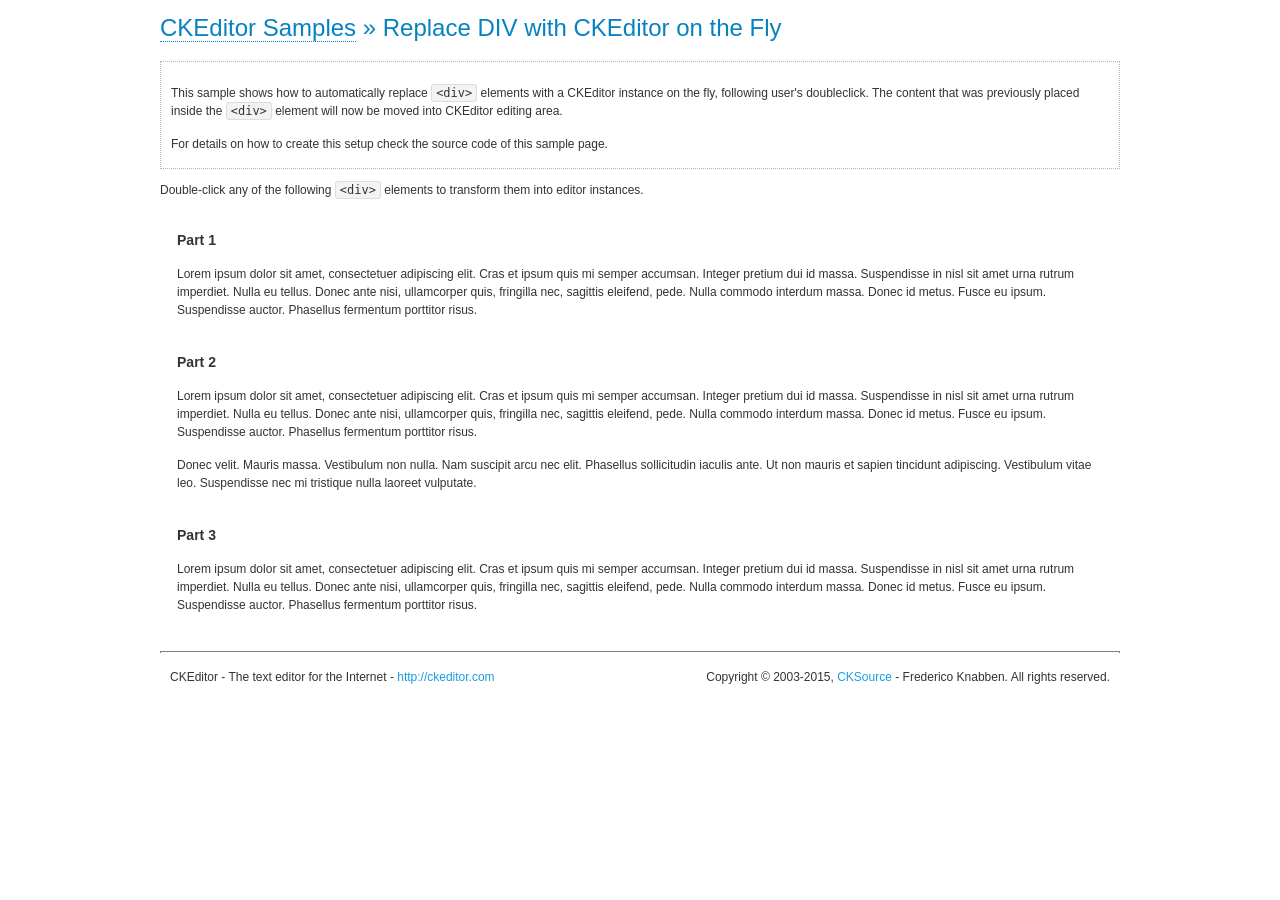
<file: vendor/ckeditor/samples/divreplace.html>
<!DOCTYPE html>
<!--
Copyright (c) 2003-2015, CKSource - Frederico Knabben. All rights reserved.
For licensing, see LICENSE.md or http://ckeditor.com/license
-->
<html>
<head>
	<meta charset="utf-8">
	<title>Replace DIV &mdash; CKEditor Sample</title>
	<script src="../ckeditor.js"></script>
	<link href="sample.css" rel="stylesheet">
	<style>

		div.editable
		{
			border: solid 2px transparent;
			padding-left: 15px;
			padding-right: 15px;
		}

		div.editable:hover
		{
			border-color: black;
		}

	</style>
	<script>

		// Uncomment the following code to test the "Timeout Loading Method".
		// CKEDITOR.loadFullCoreTimeout = 5;

		window.onload = function() {
			// Listen to the double click event.
			if ( window.addEventListener )
				document.body.addEventListener( 'dblclick', onDoubleClick, false );
			else if ( window.attachEvent )
				document.body.attachEvent( 'ondblclick', onDoubleClick );

		};

		function onDoubleClick( ev ) {
			// Get the element which fired the event. This is not necessarily the
			// element to which the event has been attached.
			var element = ev.target || ev.srcElement;

			// Find out the div that holds this element.
			var name;

			do {
				element = element.parentNode;
			}
			while ( element && ( name = element.nodeName.toLowerCase() ) &&
				( name != 'div' || element.className.indexOf( 'editable' ) == -1 ) && name != 'body' );

			if ( name == 'div' && element.className.indexOf( 'editable' ) != -1 )
				replaceDiv( element );
		}

		var editor;

		function replaceDiv( div ) {
			if ( editor )
				editor.destroy();

			editor = CKEDITOR.replace( div );
		}

	</script>
</head>
<body>
	<h1 class="samples">
		<a href="index.html">CKEditor Samples</a> &raquo; Replace DIV with CKEditor on the Fly
	</h1>
	<div class="description">
		<p>
			This sample shows how to automatically replace <code>&lt;div&gt;</code> elements
			with a CKEditor instance on the fly, following user's doubleclick. The content
			that was previously placed inside the <code>&lt;div&gt;</code> element will now
			be moved into CKEditor editing area.
		</p>
		<p>
			For details on how to create this setup check the source code of this sample page.
		</p>
	</div>
	<p>
		Double-click any of the following <code>&lt;div&gt;</code> elements to transform them into
		editor instances.
	</p>
	<div class="editable">
		<h3>
			Part 1
		</h3>
		<p>
			Lorem ipsum dolor sit amet, consectetuer adipiscing elit. Cras et ipsum quis mi
			semper accumsan. Integer pretium dui id massa. Suspendisse in nisl sit amet urna
			rutrum imperdiet. Nulla eu tellus. Donec ante nisi, ullamcorper quis, fringilla
			nec, sagittis eleifend, pede. Nulla commodo interdum massa. Donec id metus. Fusce
			eu ipsum. Suspendisse auctor. Phasellus fermentum porttitor risus.
		</p>
	</div>
	<div class="editable">
		<h3>
			Part 2
		</h3>
		<p>
			Lorem ipsum dolor sit amet, consectetuer adipiscing elit. Cras et ipsum quis mi
			semper accumsan. Integer pretium dui id massa. Suspendisse in nisl sit amet urna
			rutrum imperdiet. Nulla eu tellus. Donec ante nisi, ullamcorper quis, fringilla
			nec, sagittis eleifend, pede. Nulla commodo interdum massa. Donec id metus. Fusce
			eu ipsum. Suspendisse auctor. Phasellus fermentum porttitor risus.
		</p>
		<p>
			Donec velit. Mauris massa. Vestibulum non nulla. Nam suscipit arcu nec elit. Phasellus
			sollicitudin iaculis ante. Ut non mauris et sapien tincidunt adipiscing. Vestibulum
			vitae leo. Suspendisse nec mi tristique nulla laoreet vulputate.
		</p>
	</div>
	<div class="editable">
		<h3>
			Part 3
		</h3>
		<p>
			Lorem ipsum dolor sit amet, consectetuer adipiscing elit. Cras et ipsum quis mi
			semper accumsan. Integer pretium dui id massa. Suspendisse in nisl sit amet urna
			rutrum imperdiet. Nulla eu tellus. Donec ante nisi, ullamcorper quis, fringilla
			nec, sagittis eleifend, pede. Nulla commodo interdum massa. Donec id metus. Fusce
			eu ipsum. Suspendisse auctor. Phasellus fermentum porttitor risus.
		</p>
	</div>
	<div id="footer">
		<hr>
		<p>
			CKEditor - The text editor for the Internet - <a class="samples" href="http://ckeditor.com/">http://ckeditor.com</a>
		</p>
		<p id="copy">
			Copyright &copy; 2003-2015, <a class="samples" href="http://cksource.com/">CKSource</a> - Frederico
			Knabben. All rights reserved.
		</p>
	</div>
</body>
</html>
</file>
<file: vendor/ckeditor/samples/sample.css>
/*
Copyright (c) 2003-2015, CKSource - Frederico Knabben. All rights reserved.
For licensing, see LICENSE.md or http://ckeditor.com/license
*/

html, body, h1, h2, h3, h4, h5, h6, div, span, blockquote, p, address, form, fieldset, img, ul, ol, dl, dt, dd, li, hr, table, td, th, strong, em, sup, sub, dfn, ins, del, q, cite, var, samp, code, kbd, tt, pre
{
	line-height: 1.5;
}

body
{
	padding: 10px 30px;
}

input, textarea, select, option, optgroup, button, td, th
{
	font-size: 100%;
}

pre
{
	-moz-tab-size: 4;
	-o-tab-size: 4;
	-webkit-tab-size: 4;
	tab-size: 4;
}

pre, code, kbd, samp, tt
{
	font-family: monospace,monospace;
	font-size: 1em;
}

body {
	width: 960px;
	margin: 0 auto;
}

code
{
	background: #f3f3f3;
	border: 1px solid #ddd;
	padding: 1px 4px;

	-moz-border-radius: 3px;
	-webkit-border-radius: 3px;
	border-radius: 3px;
}

abbr
{
	border-bottom: 1px dotted #555;
	cursor: pointer;
}

.new, .beta
{
	text-transform: uppercase;
	font-size: 10px;
	font-weight: bold;
	padding: 1px 4px;
	margin: 0 0 0 5px;
	color: #fff;
	float: right;

	-moz-border-radius: 3px;
	-webkit-border-radius: 3px;
	border-radius: 3px;
}

.new
{
	background: #FF7E00;
	border: 1px solid #DA8028;
	text-shadow: 0 1px 0 #C97626;

	-moz-box-shadow: 0 2px 3px 0 #FFA54E inset;
	-webkit-box-shadow: 0 2px 3px 0 #FFA54E inset;
	box-shadow: 0 2px 3px 0 #FFA54E inset;
}

.beta
{
	background: #18C0DF;
	border: 1px solid #19AAD8;
	text-shadow: 0 1px 0 #048CAD;
	font-style: italic;

	-moz-box-shadow: 0 2px 3px 0 #50D4FD inset;
	-webkit-box-shadow: 0 2px 3px 0 #50D4FD inset;
	box-shadow: 0 2px 3px 0 #50D4FD inset;
}

h1.samples
{
	color: #0782C1;
	font-size: 200%;
	font-weight: normal;
	margin: 0;
	padding: 0;
}

h1.samples a
{
	color: #0782C1;
	text-decoration: none;
	border-bottom: 1px dotted #0782C1;
}

.samples a:hover
{
	border-bottom: 1px dotted #0782C1;
}

h2.samples
{
	color: #000000;
	font-size: 130%;
	margin: 15px 0 0 0;
	padding: 0;
}

p, blockquote, address, form, pre, dl, h1.samples, h2.samples
{
	margin-bottom: 15px;
}

ul.samples
{
	margin-bottom: 15px;
}

.clear
{
	clear: both;
}

fieldset
{
	margin: 0;
	padding: 10px;
}

body, input, textarea
{
	color: #333333;
	font-family: Arial, Helvetica, sans-serif;
}

body
{
	font-size: 75%;
}

a.samples
{
	color: #189DE1;
	text-decoration: none;
}

form
{
	margin: 0;
	padding: 0;
}

pre.samples
{
	background-color: #F7F7F7;
	border: 1px solid #D7D7D7;
	overflow: auto;
	padding: 0.25em;
	white-space: pre-wrap; /* CSS 2.1 */
	word-wrap: break-word; /* IE7 */
}

#footer
{
	clear: both;
	padding-top: 10px;
}

#footer hr
{
	margin: 10px 0 15px 0;
	height: 1px;
	border: solid 1px gray;
	border-bottom: none;
}

#footer p
{
	margin: 0 10px 10px 10px;
	float: left;
}

#footer #copy
{
	float: right;
}

#outputSample
{
	width: 100%;
	table-layout: fixed;
}

#outputSample thead th
{
	color: #dddddd;
	background-color: #999999;
	padding: 4px;
	white-space: nowrap;
}

#outputSample tbody th
{
	vertical-align: top;
	text-align: left;
}

#outputSample pre
{
	margin: 0;
	padding: 0;
}

.description
{
	border: 1px dotted #B7B7B7;
	margin-bottom: 10px;
	padding: 10px 10px 0;
	overflow: hidden;
}

label
{
	display: block;
	margin-bottom: 6px;
}

/**
 *	CKEditor editables are automatically set with the "cke_editable" class
 *	plus cke_editable_(inline|themed) depending on the editor type.
 */

/* Style a bit the inline editables. */
.cke_editable.cke_editable_inline
{
	cursor: pointer;
}

/* Once an editable element gets focused, the "cke_focus" class is
   added to it, so we can style it differently. */
.cke_editable.cke_editable_inline.cke_focus
{
	box-shadow: inset 0px 0px 20px 3px #ddd, inset 0 0 1px #000;
	outline: none;
	background: #eee;
	cursor: text;
}

/* Avoid pre-formatted overflows inline editable. */
.cke_editable_inline pre
{
	white-space: pre-wrap;
	word-wrap: break-word;
}

/**
 *	Samples index styles.
 */

.twoColumns,
.twoColumnsLeft,
.twoColumnsRight
{
	overflow: hidden;
}

.twoColumnsLeft,
.twoColumnsRight
{
	width: 45%;
}

.twoColumnsLeft
{
	float: left;
}

.twoColumnsRight
{
	float: right;
}

dl.samples
{
	padding: 0 0 0 40px;
}
dl.samples > dt
{
	display: list-item;
	list-style-type: disc;
	list-style-position: outside;
	margin: 0 0 3px;
}
dl.samples > dd
{
	margin: 0 0 3px;
}
.warning
{
	color: #ff0000;
	background-color: #FFCCBA;
	border: 2px dotted #ff0000;
	padding: 15px 10px;
	margin: 10px 0;
}

/* Used on inline samples */

blockquote
{
	font-style: italic;
	font-family: Georgia, Times, "Times New Roman", serif;
	padding: 2px 0;
	border-style: solid;
	border-color: #ccc;
	border-width: 0;
}

.cke_contents_ltr blockquote
{
	padding-left: 20px;
	padding-right: 8px;
	border-left-width: 5px;
}

.cke_contents_rtl blockquote
{
	padding-left: 8px;
	padding-right: 20px;
	border-right-width: 5px;
}

img.right {
	border: 1px solid #ccc;
	float: right;
	margin-left: 15px;
	padding: 5px;
}

img.left {
	border: 1px solid #ccc;
	float: left;
	margin-right: 15px;
	padding: 5px;
}

.marker
{
	background-color: Yellow;
}
</file>
<file: hms-modern.css>
/* =============================================
   GLOBAL HOSPITALS - Modern HMS Stylesheet
   ============================================= */

@import url('https://fonts.googleapis.com/css2?family=Inter:wght@300;400;500;600;700;800&display=swap');

:root {
  --primary:        #4f46e5;
  --primary-light:  #6d63ff;
  --primary-dark:   #3730a3;
  --accent:         #06b6d4;
  --success:        #10b981;
  --danger:         #ef4444;
  --warning:        #f59e0b;
  --bg-deep:        #0f172a;
  --bg-card:        rgba(255,255,255,0.07);
  --bg-page:        #f1f5f9;
  --text-white:     #f8fafc;
  --text-dark:      #1e293b;
  --text-muted:     #64748b;
  --border-glass:   rgba(255,255,255,0.15);
  --shadow-soft:    0 4px 24px rgba(79,70,229,0.12);
  --shadow-card:    0 8px 32px rgba(0,0,0,0.10);
  --radius-lg:      16px;
  --radius-md:      10px;
  --radius-sm:      6px;
  --transition:     0.25s cubic-bezier(.4,0,.2,1);
}

* { box-sizing: border-box; margin: 0; padding: 0; }

body {
  font-family: 'Inter', sans-serif;
  background: var(--bg-page);
  color: var(--text-dark);
  min-height: 100vh;
}

/* ── NAVBAR ─────────────────────── */
.hms-navbar {
  position: fixed; top: 0; left: 0; right: 0; z-index: 1000;
  height: 64px; display: flex; align-items: center;
  justify-content: space-between; padding: 0 2rem;
  background: linear-gradient(135deg, var(--bg-deep) 0%, #1e1b4b 100%);
  box-shadow: 0 2px 20px rgba(0,0,0,0.3);
}
.hms-navbar .brand {
  display: flex; align-items: center; gap: 0.6rem;
  color: var(--text-white); font-weight: 700; font-size: 1.25rem;
  text-decoration: none; letter-spacing: -0.3px;
}
.hms-navbar .brand .brand-icon {
  width: 36px; height: 36px;
  background: linear-gradient(135deg, var(--primary), var(--accent));
  border-radius: 10px; display: flex; align-items: center;
  justify-content: center; color: white; font-size: 1rem;
}
.hms-navbar .nav-links {
  display: flex; align-items: center; gap: 0.25rem; list-style: none;
}
.hms-navbar .nav-links a {
  color: rgba(255,255,255,0.75); text-decoration: none;
  padding: 0.4rem 0.9rem; border-radius: var(--radius-sm);
  font-size: 0.875rem; font-weight: 500;
  transition: background var(--transition), color var(--transition);
}
.hms-navbar .nav-links a:hover { background: rgba(255,255,255,0.12); color: #fff; }
.hms-navbar .nav-user {
  display: flex; align-items: center; gap: 0.75rem;
  color: rgba(255,255,255,0.85); font-size: 0.875rem; font-weight: 500;
}
.hms-navbar .avatar {
  width: 36px; height: 36px; border-radius: 50%;
  background: linear-gradient(135deg, var(--primary-light), var(--accent));
  display: flex; align-items: center; justify-content: center;
  color: white; font-weight: 700; font-size: 0.85rem;
}
.btn-logout {
  display: flex; align-items: center; gap: 0.35rem;
  background: rgba(239,68,68,0.15); color: #fca5a5;
  border: 1px solid rgba(239,68,68,0.25); border-radius: var(--radius-sm);
  padding: 0.35rem 0.75rem; font-size: 0.8rem; font-weight: 500;
  text-decoration: none; transition: all var(--transition); cursor: pointer;
}
.btn-logout:hover { background: rgba(239,68,68,0.3); color: #ff9999; text-decoration: none; }

/* ── AUTH BG ──────────────────────── */
.auth-bg {
  min-height: 100vh;
  background: linear-gradient(135deg, #0f172a 0%, #1e1b4b 40%, #0c4a6e 100%);
  display: flex; align-items: center; justify-content: center;
  padding-top: 64px; position: relative; overflow: hidden;
}
.auth-bg::before {
  content: ''; position: absolute; width: 500px; height: 500px;
  border-radius: 50%;
  background: radial-gradient(circle, rgba(79,70,229,0.3) 0%, transparent 70%);
  top: -100px; left: -100px; pointer-events: none;
}
.auth-bg::after {
  content: ''; position: absolute; width: 400px; height: 400px;
  border-radius: 50%;
  background: radial-gradient(circle, rgba(6,182,212,0.2) 0%, transparent 70%);
  bottom: -100px; right: -100px; pointer-events: none;
}
.auth-container {
  display: flex; gap: 3rem; align-items: center;
  max-width: 1100px; width: 100%; padding: 2rem; position: relative; z-index: 1;
}
.auth-hero { flex: 1; color: white; }
.auth-hero .tag {
  display: inline-flex; align-items: center; gap: 0.4rem;
  background: rgba(79,70,229,0.2); border: 1px solid rgba(79,70,229,0.4);
  color: #a5b4fc; border-radius: 20px; padding: 0.35rem 0.85rem;
  font-size: 0.8rem; font-weight: 600; margin-bottom: 1.5rem; letter-spacing: 0.5px;
}
.auth-hero h1 {
  font-size: 2.8rem; font-weight: 800; line-height: 1.15; margin-bottom: 1rem;
  background: linear-gradient(135deg, #e0e7ff, #fff 50%, #bae6fd);
  -webkit-background-clip: text; -webkit-text-fill-color: transparent; background-clip: text;
}
.auth-hero p { color: rgba(255,255,255,0.6); font-size: 1rem; line-height: 1.7; margin-bottom: 2rem; }
.auth-stats { display: flex; gap: 1.5rem; flex-wrap: wrap; }
.auth-stats .stat { text-align: center; }
.auth-stats .stat-number { font-size: 1.5rem; font-weight: 700; color: var(--accent); }
.auth-stats .stat-label { font-size: 0.75rem; color: rgba(255,255,255,0.5); }

/* ── AUTH CARD ─────────────────────── */
.auth-card {
  width: 440px;
  background: rgba(255,255,255,0.06);
  backdrop-filter: blur(20px); -webkit-backdrop-filter: blur(20px);
  border: 1px solid rgba(255,255,255,0.12);
  border-radius: var(--radius-lg); padding: 2.5rem;
  box-shadow: 0 24px 60px rgba(0,0,0,0.4);
}
.auth-card .card-title { font-size: 1.5rem; font-weight: 700; color: white; margin-bottom: 0.4rem; }
.auth-card .card-subtitle { font-size: 0.875rem; color: rgba(255,255,255,0.5); margin-bottom: 2rem; }

.tab-switcher {
  display: flex; background: rgba(255,255,255,0.05);
  border-radius: var(--radius-sm); padding: 3px; gap: 2px;
  margin-bottom: 1.75rem; border: 1px solid rgba(255,255,255,0.08);
}
.tab-switcher .tab-btn {
  flex: 1; padding: 0.55rem 0.5rem;
  border-radius: calc(var(--radius-sm) - 2px); border: none;
  background: transparent; color: rgba(255,255,255,0.55);
  font-size: 0.8rem; font-weight: 600; cursor: pointer;
  transition: all var(--transition); font-family: 'Inter', sans-serif;
}
.tab-switcher .tab-btn.active {
  background: linear-gradient(135deg, var(--primary), var(--primary-light));
  color: white; box-shadow: 0 2px 8px rgba(79,70,229,0.4);
}

.form-label-dark {
  display: block; font-size: 0.8rem; font-weight: 600;
  color: rgba(255,255,255,0.65); margin-bottom: 0.35rem; letter-spacing: 0.3px;
}
.form-control-dark {
  width: 100%; padding: 0.7rem 0.95rem;
  background: rgba(255,255,255,0.06); border: 1px solid rgba(255,255,255,0.12);
  border-radius: var(--radius-md); color: white; font-size: 0.9rem;
  font-family: 'Inter', sans-serif;
  transition: border-color var(--transition), background var(--transition), box-shadow var(--transition);
  outline: none;
}
.form-control-dark::placeholder { color: rgba(255,255,255,0.3); }
.form-control-dark:focus {
  border-color: var(--primary-light); background: rgba(255,255,255,0.09);
  box-shadow: 0 0 0 3px rgba(79,70,229,0.25);
}
.form-control-dark option { background: #1e1b4b; color: white; }

.form-row { display: grid; grid-template-columns: 1fr 1fr; gap: 0.85rem; }
.form-group-dark { margin-bottom: 1rem; }

.gender-row { display: flex; gap: 1rem; margin-top: 0.25rem; }
.radio-card {
  flex: 1; display: flex; align-items: center; gap: 0.5rem;
  padding: 0.5rem 0.75rem; background: rgba(255,255,255,0.05);
  border: 1px solid rgba(255,255,255,0.1); border-radius: var(--radius-sm);
  cursor: pointer; color: rgba(255,255,255,0.65); font-size: 0.85rem; font-weight: 500;
  transition: all var(--transition);
}
.radio-card input[type="radio"] { accent-color: var(--primary-light); }

.btn-primary-glow {
  width: 100%; padding: 0.8rem;
  background: linear-gradient(135deg, var(--primary), var(--primary-light));
  color: white; border: none; border-radius: var(--radius-md);
  font-family: 'Inter', sans-serif; font-size: 0.95rem; font-weight: 600;
  cursor: pointer; transition: all var(--transition);
  box-shadow: 0 4px 15px rgba(79,70,229,0.4); letter-spacing: 0.3px; margin-top: 0.5rem;
}
.btn-primary-glow:hover {
  transform: translateY(-1px); box-shadow: 0 6px 20px rgba(79,70,229,0.55);
  background: linear-gradient(135deg, var(--primary-light), var(--primary));
}
.auth-link { display: block; text-align: center; margin-top: 1rem; font-size: 0.825rem; color: rgba(255,255,255,0.45); text-decoration: none; }
.auth-link a { color: #a5b4fc; text-decoration: none; font-weight: 600; }
.auth-link a:hover { color: #c4b5fd; }
.password-match { font-size: 0.75rem; font-weight: 600; margin-top: 0.25rem; display: block; }

/* ── DASHBOARD ──────────────────────── */
.dashboard-layout { display: flex; padding-top: 64px; min-height: 100vh; background: #f1f5f9; }

.sidebar {
  width: 240px; min-height: calc(100vh - 64px);
  background: linear-gradient(180deg, #0f172a 0%, #1e1b4b 100%);
  position: fixed; left: 0; top: 64px; bottom: 0;
  padding: 1.5rem 1rem; display: flex; flex-direction: column;
  gap: 0.25rem; overflow-y: auto; z-index: 100;
  box-shadow: 2px 0 20px rgba(0,0,0,0.15);
}
.sidebar .sidebar-label {
  font-size: 0.7rem; font-weight: 700; color: rgba(255,255,255,0.3);
  letter-spacing: 1.2px; text-transform: uppercase;
  padding: 0.5rem 0.75rem 0.25rem; margin-top: 0.5rem;
}
.sidebar .sidebar-item {
  display: flex; align-items: center; gap: 0.75rem;
  padding: 0.65rem 0.9rem; border-radius: var(--radius-md);
  color: rgba(255,255,255,0.6); font-size: 0.875rem; font-weight: 500;
  text-decoration: none; transition: all var(--transition); cursor: pointer;
  border: none; background: transparent; width: 100%; text-align: left;
  font-family: 'Inter', sans-serif;
}
.sidebar .sidebar-item i { width: 18px; text-align: center; font-size: 0.9rem; flex-shrink: 0; }
.sidebar .sidebar-item:hover { background: rgba(255,255,255,0.08); color: white; }
.sidebar .sidebar-item.active {
  background: linear-gradient(135deg, var(--primary), var(--primary-light));
  color: white; box-shadow: 0 4px 12px rgba(79,70,229,0.4);
}

.main-content { margin-left: 240px; flex: 1; padding: 2rem; min-height: calc(100vh - 64px); }

.welcome-bar {
  background: linear-gradient(135deg, var(--primary) 0%, var(--accent) 100%);
  border-radius: var(--radius-lg); padding: 1.5rem 2rem; margin-bottom: 1.75rem;
  display: flex; align-items: center; justify-content: space-between;
  box-shadow: var(--shadow-soft); color: white;
}
.welcome-bar .welcome-text h2 { font-size: 1.4rem; font-weight: 700; margin-bottom: 0.2rem; }
.welcome-bar .welcome-text p { font-size: 0.875rem; opacity: 0.85; }
.welcome-bar .welcome-icon { font-size: 2.5rem; opacity: 0.3; }

.stat-cards { display: grid; grid-template-columns: repeat(3, 1fr); gap: 1.25rem; margin-bottom: 1.75rem; }
.stat-card {
  background: white; border-radius: var(--radius-lg); padding: 1.5rem;
  box-shadow: var(--shadow-card); cursor: pointer; transition: all var(--transition);
  border: 1px solid #e2e8f0; text-decoration: none; display: block;
}
.stat-card:hover { transform: translateY(-4px); box-shadow: 0 12px 40px rgba(0,0,0,0.14); border-color: var(--primary-light); text-decoration: none; }
.stat-card .card-icon { width: 48px; height: 48px; border-radius: 12px; display: flex; align-items: center; justify-content: center; font-size: 1.25rem; margin-bottom: 1rem; }
.stat-card .card-icon.purple { background: linear-gradient(135deg, #4f46e5, #7c3aed); color: white; }
.stat-card .card-icon.cyan   { background: linear-gradient(135deg, #0891b2, #06b6d4); color: white; }
.stat-card .card-icon.green  { background: linear-gradient(135deg, #059669, #10b981); color: white; }
.stat-card .card-label { font-size: 0.8rem; font-weight: 600; color: var(--text-muted); text-transform: uppercase; letter-spacing: 0.5px; margin-bottom: 0.35rem; }
.stat-card .card-title { font-size: 1.1rem; font-weight: 700; color: var(--text-dark); margin-bottom: 0.25rem; }
.stat-card .card-action { font-size: 0.8rem; color: var(--primary); font-weight: 600; display: flex; align-items: center; gap: 0.3rem; }

.content-card { background: white; border-radius: var(--radius-lg); border: 1px solid #e2e8f0; box-shadow: var(--shadow-card); overflow: hidden; }
.content-card .card-header { padding: 1.25rem 1.5rem; border-bottom: 1px solid #f1f5f9; display: flex; align-items: center; gap: 0.75rem; }
.content-card .card-header h3 { font-size: 1rem; font-weight: 700; color: var(--text-dark); }
.content-card .card-header .header-icon { width: 32px; height: 32px; background: linear-gradient(135deg, var(--primary), var(--primary-light)); border-radius: 8px; display: flex; align-items: center; justify-content: center; color: white; font-size: 0.85rem; }
.content-card .card-body-inner { padding: 1.5rem; }

.appt-form .form-row-2 { display: grid; grid-template-columns: 160px 1fr; gap: 1rem; align-items: center; margin-bottom: 1rem; }
.appt-form label { font-size: 0.85rem; font-weight: 600; color: var(--text-muted); }
.appt-form .form-control {
  border: 1px solid #e2e8f0; border-radius: var(--radius-md);
  padding: 0.6rem 0.9rem; font-family: 'Inter', sans-serif;
  font-size: 0.875rem; color: var(--text-dark); background: #f8fafc;
  transition: all var(--transition); outline: none; width: 100%;
}
.appt-form .form-control:focus { border-color: var(--primary-light); background: white; box-shadow: 0 0 0 3px rgba(79,70,229,0.1); }

.hms-table { width: 100%; border-collapse: separate; border-spacing: 0; font-size: 0.875rem; }
.hms-table thead tr { background: #f8fafc; }
.hms-table thead th { padding: 0.85rem 1rem; font-weight: 700; font-size: 0.75rem; color: var(--text-muted); text-transform: uppercase; letter-spacing: 0.5px; border-bottom: 2px solid #e2e8f0; white-space: nowrap; }
.hms-table tbody tr { transition: background var(--transition); }
.hms-table tbody tr:hover { background: #f8fafc; }
.hms-table tbody td { padding: 0.9rem 1rem; border-bottom: 1px solid #f1f5f9; color: var(--text-dark); vertical-align: middle; }

.badge-status { display: inline-flex; align-items: center; gap: 0.3rem; padding: 0.25rem 0.6rem; border-radius: 20px; font-size: 0.72rem; font-weight: 700; letter-spacing: 0.3px; }
.badge-status.active      { background: #d1fae5; color: #065f46; }
.badge-status.cancelled   { background: #fee2e2; color: #991b1b; }
.badge-status.cancelled-by{ background: #fef3c7; color: #92400e; }
.badge-status.pending     { background: #e0f2fe; color: #0369a1; }

.card-body-inner { padding: 1.25rem; }

.btn-sm-primary { display: inline-flex; align-items: center; gap: 0.3rem; padding: 0.4rem 0.8rem; background: linear-gradient(135deg, var(--primary), var(--primary-light)); color: white; border: none; border-radius: var(--radius-sm); font-size: 0.8rem; font-weight: 600; cursor: pointer; font-family: 'Inter', sans-serif; transition: all var(--transition); text-decoration: none; }
.btn-sm-primary:hover { transform: translateY(-1px); box-shadow: 0 4px 12px rgba(79,70,229,0.35); color: white; text-decoration: none; }
.btn-sm-danger { display: inline-flex; align-items: center; gap: 0.3rem; padding: 0.4rem 0.8rem; background: #fee2e2; color: #dc2626; border: none; border-radius: var(--radius-sm); font-size: 0.8rem; font-weight: 600; cursor: pointer; font-family: 'Inter', sans-serif; transition: all var(--transition); text-decoration: none; }
.btn-sm-danger:hover { background: #fecaca; color: #b91c1c; text-decoration: none; }
.btn-sm-success { display: inline-flex; align-items: center; gap: 0.3rem; padding: 0.4rem 0.8rem; background: #d1fae5; color: #065f46; border: none; border-radius: var(--radius-sm); font-size: 0.8rem; font-weight: 600; cursor: pointer; font-family: 'Inter', sans-serif; transition: all var(--transition); text-decoration: none; }
.btn-sm-success:hover { background: #a7f3d0; color: #065f46; text-decoration: none; }
.btn-submit { display: inline-flex; align-items: center; gap: 0.5rem; padding: 0.65rem 1.5rem; background: linear-gradient(135deg, var(--primary), var(--primary-light)); color: white; border: none; border-radius: var(--radius-md); font-size: 0.875rem; font-weight: 600; cursor: pointer; font-family: 'Inter', sans-serif; transition: all var(--transition); box-shadow: 0 4px 12px rgba(79,70,229,0.3); }
.btn-submit:hover { transform: translateY(-1px); box-shadow: 0 6px 18px rgba(79,70,229,0.45); }

.tab-pane { display: none; }
.tab-pane.active { display: block; animation: fadeInUp 0.3s ease; }

@keyframes fadeInUp { from { opacity: 0; transform: translateY(12px); } to { opacity: 1; transform: translateY(0); } }

/* ── Auth Pages ────────────────────────────────────────────────── */
.auth-container  { display: flex; min-height: 100vh; font-family: 'Inter', sans-serif; }
.auth-hero       { flex: 1; background: linear-gradient(135deg, #1e1b4b 0%, #4f46e5 60%, #06b6d4 100%); display: flex; align-items: center; justify-content: center; padding: 3rem; position: relative; overflow: hidden; }
.auth-hero::before { content:''; position:absolute; inset:0; background: radial-gradient(ellipse at 30% 20%, rgba(255,255,255,.12) 0%, transparent 60%); }
.auth-hero-content { position: relative; z-index: 1; max-width: 420px; }
.auth-logo       { width: 72px; height: 72px; background: rgba(255,255,255,.15); border-radius: 20px; display: flex; align-items: center; justify-content: center; font-size: 2rem; color: white; margin-bottom: 1.5rem; backdrop-filter: blur(8px); border: 1px solid rgba(255,255,255,.2); }
.auth-hero-content h1 { font-size: 2.4rem; font-weight: 800; color: white; line-height: 1.15; margin-bottom: .85rem; }
.auth-hero-content p  { color: rgba(255,255,255,.75); font-size: .95rem; line-height: 1.7; margin-bottom: 2rem; }
.auth-features   { display: flex; flex-direction: column; gap: .75rem; }
.auth-feature    { display: flex; align-items: center; gap: .75rem; color: rgba(255,255,255,.85); font-size: .875rem; }
.auth-feature i  { width: 32px; height: 32px; background: rgba(255,255,255,.15); border-radius: 8px; display: flex; align-items: center; justify-content: center; font-size: .85rem; flex-shrink: 0; }
.auth-card       { width: 480px; display: flex; align-items: center; justify-content: center; background: #f8fafc; padding: 2rem; }
.auth-card-inner { width: 100%; max-width: 400px; }
.auth-header     { text-align: center; margin-bottom: 2rem; }
.auth-icon       { width: 60px; height: 60px; border-radius: 16px; display: flex; align-items: center; justify-content: center; font-size: 1.4rem; color: white; margin: 0 auto 1rem; background: linear-gradient(135deg, var(--primary), var(--primary-light)); }
.auth-header h2  { font-size: 1.6rem; font-weight: 800; color: var(--text-dark); margin-bottom: .3rem; }
.auth-header p   { color: var(--text-muted); font-size: .875rem; }
.auth-field      { margin-bottom: 1.1rem; }
.auth-label      { display: block; font-size: .8rem; font-weight: 600; color: var(--text-muted); margin-bottom: .4rem; text-transform: uppercase; letter-spacing: .4px; }
.auth-input-wrap { position: relative; }
.auth-input-icon { position: absolute; left: .85rem; top: 50%; transform: translateY(-50%); color: var(--text-muted); font-size: .85rem; pointer-events: none; }
.auth-input      { width: 100%; border: 1.5px solid #e2e8f0; border-radius: var(--radius-md); padding: .7rem 1rem .7rem 2.5rem; font-family: 'Inter', sans-serif; font-size: .9rem; color: var(--text-dark); background: white; outline: none; transition: border-color .2s, box-shadow .2s; }
.auth-input:focus { border-color: var(--primary-light); box-shadow: 0 0 0 3px rgba(79,70,229,.12); }
select.auth-input { padding-left: 2.5rem; cursor: pointer; }
.auth-btn        { width: 100%; padding: .8rem; border: none; border-radius: var(--radius-md); font-family: 'Inter', sans-serif; font-size: .925rem; font-weight: 700; color: white; cursor: pointer; transition: all .25s; display: flex; align-items: center; justify-content: center; gap: .5rem; box-shadow: 0 4px 14px rgba(79,70,229,.35); margin-top: 1.5rem; }
.auth-btn:hover  { transform: translateY(-1px); box-shadow: 0 6px 20px rgba(79,70,229,.45); }

/* ── Card icon color variants ──────────────────────────────────── */
.card-icon.purple { background: linear-gradient(135deg, #4f46e5, #7c3aed); }
.card-icon.cyan   { background: linear-gradient(135deg, #0891b2, #06b6d4); }
.card-icon.green  { background: linear-gradient(135deg, #059669, #10b981); }
.card-icon.orange { background: linear-gradient(135deg, #d97706, #f59e0b); }

@media (max-width: 768px) {
  .auth-container { flex-direction: column; }
  .auth-hero { display: none; }
  .auth-card { width: 100%; }
  .sidebar { display: none; }
  .main-content { margin-left: 0; }
  .stat-cards { grid-template-columns: 1fr; }
  .form-row { grid-template-columns: 1fr; }
}
</file>
<file: bodybg/bg1.css>
body { background: url(../img/bodybg/bg1.png) repeat left top; }
</file>
<file: color/default.css>
/*
#1 color = #4ACCD1;
#2 color = #3fbbc0;
*/

a:hover,
a:focus {
    color: #4ACCD1;
}

.circled {
	background: #4ACCD1;
}

.con1 > div, .con2 > div, .con3 > div { 
	background-color: #4ACCD1;
}

.scrollup:hover {
	background: #4ACCD1;
}


/* service */

.service-icon span {
	color: #4ACCD1;
}



/* button */
.btn-skin {
  background-color: #4ACCD1;
  border-color: #4ACCD1;
}


/* top */
.top-area {
	background: #3fbbc0;
}

/* menu */

.navbar-custom ul.nav ul.dropdown-menu li a:hover {
	color: #3fbbc0;
}
.navbar-custom.top-nav-collapse .nav li a:hover,
.navbar-custom .nav li a:hover,
.navbar-custom .nav li.active a,.navbar-custom.top-nav-collapse .nav li.active a  {
    color: #3fbbc0;
}


.owl-theme .owl-controls .owl-page.active span,
.owl-theme .owl-controls.clickable .owl-page:hover span {
    background-color: #4ACCD1;
}


.bg-skin {
	background: #4ACCD1;
}

.highlight-color {
	background-color: #4ACCD1;
}
.color {
	color: #4ACCD1;
}

/* pricing box  */
.pricing-content.featured h2,.pricing-content.featured .price-bottom {
	background-color:#3fbbc0;
}
.pricing-content.featured h3 {
	background:#4ACCD1;
}



/* team */
.cbp-l-grid-team-name {
    color: #3fbbc0;
}

.cbp-l-filters-button .cbp-filter-counter {
	background-color: #4ACCD1;
}

.cbp-l-filters-alignLeft .cbp-filter-item-active {
    /* @editable properties */
    background-color: #4ACCD1;
    border:1px solid #4ACCD1;
}

.cbp-l-filters-dropdownWrap {
    background: #4ACCD1;
}
.cbp-l-filters-button .cbp-filter-item.cbp-filter-item-active {
    /* @editable properties */
    background-color: #4ACCD1;
    border-color: #4ACCD1;
}
.cbp-l-caption-buttonLeft,
.cbp-l-caption-buttonRight {
    /* @editable properties */
    background-color: #4ACCD1;
}

.cbp-l-caption-buttonLeft:hover,
.cbp-l-caption-buttonRight:hover {
    /* @editable properties */
    background-color: #3fbbc0;
}

.form-control:focus {
  border-color: #3fbbc0;
}
</file>
<file: css/style.css>
/*
    Theme Name: Medicio
    Theme URL: https://bootstrapmade.com/medicio-free-bootstrap-theme/
    Author: BootstrapMade
    Author URL: https://bootstrapmade.com
*/

/* ==== Google font ==== */
@import url('https://fonts.googleapis.com/css?family=Open+Sans:400,300,300italic,600,700,800|Roboto:400,500,700,900');
/* --- pe-icon-7-stroke --- */


body {
    width: 100%;
    height: 100%;
    font-family: 'Open Sans', sans-serif;
	font-weight: 300;
    color: #666;
    background-color: #3931af;
	font-size: 16px;
    line-height: 1.6em;
}

html {
    width: 100%;
    height: 100%;
}

label,
input,
button,
select,
textarea {
  font-family: 'Open Sans', sans-serif;
  font-size: inherit;
  line-height: inherit;
}

/* ===========
layout
============= */
#wrapper.boxed {
	margin: 0 auto;
	background-color: #fff;
	
}
@media (max-width: 767px) {
	#wrapper.boxed {
		width: 100%;
	}
}
@media (min-width: 768px) {
	#wrapper.boxed {
		width: 810px;
	}
}
@media (min-width: 992px) {
	#wrapper.boxed {
		width: 1030px;
	}
}
@media (min-width: 1200px) {
	#wrapper.boxed {
		width: 1230px;
	}
}

/* ===========
Typo
============= */

h1 {
	font-size: 38px;
}
h2 {
	font-size: 36px;
}
h3 {
	font-size: 32px;
}
h4 {
	font-size: 28px;
}
h5 {
	font-size: 24px;
}
h6 {
	font-size: 20px;
}

h1,
h2,
h3,
h4,
h5,
h6 {
    margin: 0 0 30px;
    font-family: 'Roboto', sans-serif;
    font-weight: 400;
	color: #444;
	line-height: 1em;
}

h1.h-xlight,h2.h-xlight,h3.h-xlight ,h4.h-xlight ,h5.h-xlight ,h6.h-xlight  {
	font-weight: 100;
}

h1.h-light,h2.h-light,h3.h-light ,h4.h-light ,h5.h-light ,h6.h-light  {
	font-weight: 300;
}

h1.h-normal,h2.h-normal,h3.h-normal ,h4.h-normal ,h5.h-normal ,h6.h-normal  {
	font-weight: 400;
}

h1.h-medium,h2.h-medium,h3.h-medium ,h4.h-medium ,h5.h-medium ,h6.h-medium  {
	font-weight: 500;
}

h1.h-bold,h2.h-bold,h3.h-bold ,h4.h-bold ,h5.h-bold ,h6.h-bold  {
	font-weight: 700;
}

h1.h-ultra,h2.h-ultra,h3.h-ultra ,h4.h-ultra ,h5.h-ultra ,h6.h-ultra  {
	font-weight: 900;
}


h1.font-light,h2.font-light,h3.font-light,h4.font-light,h5.font-light,h6.font-light {
	color: #fff;
}

.big-heading {
	font-size: 48px;
	font-weight: 700;
}

p {
    margin: 0 0 20px;

}

p.medium {
	font-weight: 500;
}

p.bold {
	font-weight: 700;
}

p.ultra {
	font-weight: 900;
}

.highlight-light {
	background-color: rgba(255,255,255,.5);
	padding: 20px;
	display: inline-block;
	color: #111;
}

.highlight-dark {
	background-color: rgba(0,0,0,.5);
	padding: 20px;
	display: inline-block;
	color: #fff;
}

.highlight-color {
	padding: 2px 5px;
	display: inline-block;
	color: #fff;
}

a {
    color: #666;
    -webkit-transition: all .2s ease-in-out;
    -moz-transition: all .2s ease-in-out;
    transition: all .2s ease-in-out;
}

a:hover,
a:focus {
    text-decoration: none;
}

blockquote {
  padding: 10px 20px;
  margin: 0 0 20px;
  font-size: 24px;
	line-height: 1.5em;
  font-weight: 300;
  color: #999;
}

blockquote.bg-light {
	background-color: rgba(255,255,255,.8);
	padding: 20px;
	color: #222;
}

blockquote.bg-dark {
	background-color: rgba(0,0,0,.8);
	padding: 20px;
}

blockquote strong {
  font-weight: 700;
}




.light {
    font-weight: 400;
}

/* Credit to bootsnipp.com for the css for the color graph */
.colorgraph {
  height: 5px;
  border-top: 0;
  background: #c4e17f;
  margin:0;
  padding-bottom:0;
  background-image: -webkit-linear-gradient(left, #c4e17f, #c4e17f 12.5%, #f7fdca 12.5%, #f7fdca 25%, #fecf71 25%, #fecf71 37.5%, #f0776c 37.5%, #f0776c 50%, #db9dbe 50%, #db9dbe 62.5%, #c49cde 62.5%, #c49cde 75%, #669ae1 75%, #669ae1 87.5%, #62c2e4 87.5%, #62c2e4);
  background-image: -moz-linear-gradient(left, #c4e17f, #c4e17f 12.5%, #f7fdca 12.5%, #f7fdca 25%, #fecf71 25%, #fecf71 37.5%, #f0776c 37.5%, #f0776c 50%, #db9dbe 50%, #db9dbe 62.5%, #c49cde 62.5%, #c49cde 75%, #669ae1 75%, #669ae1 87.5%, #62c2e4 87.5%, #62c2e4);
  background-image: -o-linear-gradient(left, #c4e17f, #c4e17f 12.5%, #f7fdca 12.5%, #f7fdca 25%, #fecf71 25%, #fecf71 37.5%, #f0776c 37.5%, #f0776c 50%, #db9dbe 50%, #db9dbe 62.5%, #c49cde 62.5%, #c49cde 75%, #669ae1 75%, #669ae1 87.5%, #62c2e4 87.5%, #62c2e4);
  background-image: linear-gradient(to right, #c4e17f, #c4e17f 12.5%, #f7fdca 12.5%, #f7fdca 25%, #fecf71 25%, #fecf71 37.5%, #f0776c 37.5%, #f0776c 50%, #db9dbe 50%, #db9dbe 62.5%, #c49cde 62.5%, #c49cde 75%, #669ae1 75%, #669ae1 87.5%, #62c2e4 87.5%, #62c2e4);
}

/* =======
Top area
======== */
.top-area {
	-webkit-transition: all .4s ease-in-out;
    -moz-transition: all .4s ease-in-out;
    transition: all .4s ease-in-out;
	width: 100%;
	color: #fff;
	padding-top: 10px;
	padding-bottom: 10px;
}

.top-area.top-padding {
	-webkit-transition: all .4s ease-in-out;
    -moz-transition: all .4s ease-in-out;
    transition: all .4s ease-in-out;
	padding-top: 6px;
	padding-bottom: 0;
	margin-bottom: 10px;
}

.top-area p {
	margin-bottom: 10px;
}

/* ===========
Navigation
============= */

.navbar-brand {
  padding-top: 15px;
  margin-top: 5px;
  padding-bottom: 0;
}

.navbar-brand.reduce {
	margin-top:0;
  padding-top: 5px;
	padding-bottom: 5px;
 	-webkit-transition: all .4s ease-in-out;
    -moz-transition: all .4s ease-in-out;
    transition: all .4s ease-in-out;
}


.navbar.navbar-custom {
	width: inherit;
	margin: 0 auto;
	padding-bottom:0;
	box-shadow: 0 0 3px rgba(0,0,0,0.12);
	box-shadow: 0 1px 6px rgba(0,0,0,.2); 
	-webkit-box-shadow: 0 1px 6px rgba(0,0,0,.2); 
	-moz-box-shadow: 0 1px 6px rgba(0,0,0,.2); 
	-o-box-shadow: 0 1px 6px rgba(0,0,0,.2); 
}

.navbar.navbar-custom .navigation {
	padding-bottom: 15px;

}


.navbar {
    margin-bottom: 0;
    border-bottom: 1px solid rgba(255,255,255,.3);	
	
}



.navbar-brand {
    font-weight: 700;
}

.navbar-brand:focus {
    outline: 0;
}

.navbar.navbar-custom.navbar-fixed-top  {
	background: #fff;
}

.navbar-custom.top-nav-collapse .nav.navbar-nav {
    background-color: rgba(0,0,0,0);
}

.navbar.navbar-custom {
	padding-top: 0;
}

.navbar.navbar-custom ul.nav.navbar-nav {
	margin-top: 15px;
 	-webkit-transition: all .4s ease-in-out;
    -moz-transition: all .4s ease-in-out;
    transition: all .4s ease-in-out;
}
.navbar.navbar-custom.top-nav-collapse ul.nav.navbar-nav {
	margin-top: 0;
 	-webkit-transition: all .4s ease-in-out;
    -moz-transition: all .4s ease-in-out;
    transition: all .4s ease-in-out;
}

.navbar-custom ul.nav li a {
	font-size: 13px;
	letter-spacing: 1px;
    color: #666;
	text-transform: uppercase;
	font-weight: 700;
	background: transparent;
}


.navbar.navbar-custom.top-nav-collapse {
	background: #fff;
	
}

.navbar.navbar-custom.top-nav-collapse .navigation {
	padding-bottom: 10px;
}

.navbar-custom.top-nav-collapse ul.nav li a {
	-webkit-transition: all .2s ease-in-out;
    -moz-transition: all .2s ease-in-out;
    transition: all .2s ease-in-out;
	color: #444;
}

.navbar-custom ul.nav ul.dropdown-menu {
	border-radius: 0;	
	margin-top: 16px;
}

.navbar-custom ul.nav ul.dropdown-menu li {
	border-bottom: 1px solid #f5f5f5;

}

.navbar-custom ul.nav ul.dropdown-menu li:last-child{
	border-bottom: none;
}

.navbar-custom ul.nav ul.dropdown-menu li a {
	padding: 10px 20px;
	font-size: 13px;
	text-transform: uppercase;
}

.navbar-custom ul.nav ul.dropdown-menu li a:hover {
	background: #fefefe;
}

.navbar-custom.top-nav-collapse ul.nav ul.dropdown-menu li a {
	color: #666;
}

.navbar-custom .nav li a:hover,.navbar-custom .nav li a:focus  {
    -webkit-transition: background .3s ease-in-out;
    -moz-transition: background .3s ease-in-out;
    transition: background .3s ease-in-out;
}



.navbar-custom.navbar-fixed-top .nav li a:hover,
.navbar-custom.navbar-fixed-top .nav li a:focus,
.navbar-custom.navbar-fixed-top .nav li.active a,
.navbar-custom.navbar-fixed-top .nav li.active {
    outline: 0;
	background: none;
}
.navbar-custom.top-nav-collapse .nav li a:hover,
.navbar-custom.top-nav-collapse .nav li a:focus,
.navbar-custom.top-nav-collapse .nav li.active {
    outline: 0;
    background-color: rgba(255,255,255,.2);
}

.navbar-toggle {
    padding: 4px 6px;
    font-size: 14px;
    color: #fff;
}

.navbar-toggle:focus,
.navbar-toggle:active {
    outline: 0;
}


/* form */

.validation {
    color: red;
    display:none;
    margin: 0 0 20px;
    font-weight:400;
    font-size:13px;
}

#sendmessage {
    color: green;
    border:1px solid green;
    display:none;
    text-align:center;
    padding:15px;
    font-weight:600;
    margin-bottom:15px;
}

#errormessage {
    color: red;
    display:none;
    border:1px solid red;
    text-align:center;
    padding:15px;
    font-weight:600;
    margin-bottom:15px;
}

#sendmessage.show, #errormessage.show, .show {
	display:block;
}

/* loader */
#page-loader { 
	position: fixed; 
	top: 0; 
	left: 0; 
	height: 100%; 
	width: 100%; 
	background: white; 
	z-index: 9999; 
}
#page-loader img {
	margin: 100px auto; 
	display: block;
}

.loader { 
	text-align: center; 
	margin: auto; 
	position: absolute; 
	top: 0; 
	bottom: 0; 
	left: 0; 
	right: 0;
	height: 40px;
}
.loader { text-align: center; margin: auto; position: absolute; top: 0; bottom: 0; left: 0; right: 0; height: 40px; }
.loader span { display: block; font: 14px "Montserrat", sans-serif; text-transform: uppercase; margin-bottom: 20px; }

.spinner { margin: 0 auto; width: 40px; height: 40px; position: relative; }

.con1 > div, .con2 > div, .con3 > div { width: 7px; height: 7px; border-radius: 100%; position: absolute; -webkit-animation: bouncedelay 1.2s infinite ease-in-out; animation: bouncedelay 1.2s infinite ease-in-out; /* Prevent first frame from flickering when animation starts */ -webkit-animation-fill-mode: both; animation-fill-mode: both; }

.spinner .spinner-container { position: absolute; width: 100%; height: 100%; }

.con2 { -webkit-transform: rotateZ(45deg); transform: rotateZ(45deg); }

.con3 { -webkit-transform: rotateZ(90deg); transform: rotateZ(90deg); }

.circle1 { top: 0; left: 0; }

.circle2 { top: 0; right: 0; }

.circle3 { right: 0; bottom: 0; }

.circle4 { left: 0; bottom: 0; }

.con2 .circle1 { -webkit-animation-delay: -1.1s; animation-delay: -1.1s; }

.con3 .circle1 { -webkit-animation-delay: -1.0s; animation-delay: -1.0s; }

.con1 .circle2 { -webkit-animation-delay: -0.9s; animation-delay: -0.9s; }

.con2 .circle2 { -webkit-animation-delay: -0.8s; animation-delay: -0.8s; }

.con3 .circle2 { -webkit-animation-delay: -0.7s; animation-delay: -0.7s; }

.con1 .circle3 { -webkit-animation-delay: -0.6s; animation-delay: -0.6s; }

.con2 .circle3 { -webkit-animation-delay: -0.5s; animation-delay: -0.5s; }

.con3 .circle3 { -webkit-animation-delay: -0.4s; animation-delay: -0.4s; }

.con1 .circle4 { -webkit-animation-delay: -0.3s; animation-delay: -0.3s; }

.con2 .circle4 { -webkit-animation-delay: -0.2s; animation-delay: -0.2s; }

.con3 .circle4 { -webkit-animation-delay: -0.1s; animation-delay: -0.1s; }

@-webkit-keyframes bouncedelay { 0%, 80%, 100% { -webkit-transform: scale(0); }
  40% { -webkit-transform: scale(1); } }

@keyframes bouncedelay { 0%, 80%, 100% { transform: scale(0); -webkit-transform: scale(0); }
  40% { transform: scale(1); -webkit-transform: scale(1); } }

@keyframes boxSpin{
  0%{
    transform: translate(-10px, 0px);
  }
  25%{
    transform: translate(10px, 10px);
  }
  50%{
    transform: translate(10px, -10px);
  }
  75%{
    transform: translate(-10px, -10px);
  }
  100%{
    transform: translate(-10px, 10px);
  }
}


@keyframes shadowSpin{
  0%{
    box-shadow: 10px -10px #39CCCC, -10px 10px #FFDC00;
  }
  25%{
    box-shadow: 10px 10px #39CCCC, -10px -10px #FFDC00;
  }
  50%{
    box-shadow: -10px 10px #39CCCC, 10px -10px #FFDC00;
  }
  75%{
    box-shadow: -10px -10px #39CCCC, 10px 10px #FFDC00;
  }
  100%{
    box-shadow: 10px -10px #39CCCC, -10px 10px #FFDC00;
  }
}

#load {
	z-index: 9999;
  background-color: #FF4136;
  opacity: 0.75;
  width: 10px;
  height: 10px;
  position: absolute;
  top: 50%;
  margin: -5px auto 0 auto;
  left: 0;
  right: 0;
  border-radius: 0px;
  border: 5px solid #FF4136;
  box-shadow: 10px 0px #39CCCC, 10px 0px #01FF70;
  animation: shadowSpin 1s ease-in-out infinite;
}

/* misc */
hr {
  margin-top: 10px;
}

hr.bold {
  border-top: 3px solid #eee;
}

.divider-short {
	display: block;
	width: 60px;
	height: 1px;
	margin: 0 auto;
	margin-bottom: 10px;
}

.dividersolid {
	border-top: 1px solid #eee;
	margin: 30px 0 30px;
}

/* margins */
.marginbot-0{margin-bottom:0 !important;}
.marginbot-10{margin-bottom:10px !important;}
.marginbot-20{margin-bottom:20px !important;}
.marginbot-30{margin-bottom:30px !important;}
.marginbot-40{margin-bottom:40px !important;}
.marginbot-50{margin-bottom:50px !important;}
.marginbot-60{margin-bottom:60px !important;}
.marginbot-70{margin-bottom:70px !important;}
.marginbot-80{margin-bottom:80px !important;}
.marginbot-90{margin-bottom:90px !important;}
.marginbot-100{margin-bottom:100px !important;}

.margintop-0{margin-top:0 !important;}
.margintop-10{margin-top:10px !important;}
.margintop-20{margin-top:20px !important;}
.margintop-30{margin-top:30px !important;}
.margintop-40{margin-top:40px !important;}
.margintop-45{margin-top:45px !important;}
.margintop-50{margin-top:50px !important;}

/* padding */
.paddingtop-0{padding-top:0 !important;}
.paddingtop-10{padding-top:10px !important;}
.paddingtop-20{padding-top:20px !important;}
.paddingtop-30{padding-top:30px !important;}
.paddingtop-40{padding-top:40px !important;}
.paddingtop-50{padding-top:50px !important;}
.paddingtop-60{padding-top:60px !important;}
.paddingtop-70{padding-top:70px !important;}
.paddingtop-80{padding-top:80px !important;}
.paddingtop-90{padding-top:90px !important;}
.paddingtop-100{padding-top:100px !important;}

.paddingbot-0{padding-bottom:0 !important;}
.paddingbot-10{padding-bottom:10px !important;}
.paddingbot-20{padding-bottom:20px !important;}
.paddingbot-30{padding-bottom:30px !important;}
.paddingbot-40{padding-bottom:40px !important;}
.paddingbot-50{padding-bottom:50px !important;}
.paddingbot-60{padding-bottom:60px !important;}
.paddingbot-70{padding-bottom:70px !important;}
.paddingbot-80{padding-bottom:80px !important;}
.paddingbot-90{padding-bottom:90px !important;}
.paddingbot-100{padding-bottom:100px !important;}


/* ===========================
--- General sections
============================ */

.home-section {
    padding-top: 150px;
	display:block;
    position:relative;
    z-index:120;
	background-color: #fff;
}


.home-section.nopadding {
    padding-top: 0;
    padding-bottom: 0;
	display:block;
    position:relative;
    z-index:120;
}
.home-section.nopadding-bot {
    padding-bottom: 0;
}
.home-section.nopadding-top {
    padding-top: 0;
}

.inner-section {
    padding-top: 110px;
    padding-bottom: 110px;
}


.home-section.nopadd-bot {
    padding-bottom: 0;
}


.section-heading h2 {
	margin-bottom: 10px;
}

.section-heading p {
	font-weight: 300;
	font-size: 20px;
	line-height: 1.6em;
}

.color-dark .section-heading h2 {
	color: #111;
}
.color-dark .section-heading p {
	color: #444;
}

.divider-short,.color-dark .divider-short,.bg-gray .divider-short {
	background: #aaa;
}

.color-light .divider-short {
	background: #fefefe;
}



.color-light .section-heading h2 {
	color: #fff;
}
.color-light .section-heading p {
	color: #fefefe;
}

.color-light blockquote,.color-light p {
	color: #fefefe;
}

/* --- section bg var --- */

.bg-white {
	background: #fff;
}

.bg-gray {
	background: #fafafa;
}


.bg-dark {
	background: #404040;
}

/* --- section color var --- */

.text-light {
	color: #fff;
}



/* ===========================
--- Intro
============================ */

.intro {
	width:100%;
	position:relative;
}

.intro-content {
	background: url(../img/dummy/bg1.jpg) no-repeat top center;
	padding:200px 0 60px;
}
.intro-content.intro-nobg {
	background:#fff;
	position:relative;
	margin:0;
	padding:140px 0 60px;
}


.slogan {
	margin-bottom: 20px;
}

.white-box {
	background: rgba(255,255,255,.8);
	padding: 20px;
	border-radius: 4px;
}

.intro-content h2 {
	margin-bottom: 10px;
}

/* ---- lead form --- */

ul.lead-list {
	list-style: none;
	margin-left: 0;
	padding-left: 0;
	margin-bottom: 20px;
}


ul.lead-list li {
	margin: 0 0 20px 0;
	line-height: 1.6em;
}

ul.lead-list li span.fa {
	margin: 5px 5px 0 0;
	float: left;
}

ul.lead-list li span.list {
	display: inline-block;
	margin: 0 0 0 10px;
}

p.lead-footer {
	font-size: 16px;
	margin: 20px 0 0;
}


.panel-heading {
  padding: 20px;
  border-bottom: 1px solid transparent;
  border-top-left-radius: 3px;
  border-top-right-radius: 3px;
}

.panel.panel-skin {
  border-color: #ddd;
}

.panel-skin > .panel-heading {
  color: #fff;
  background-color: #444;
  border-color: #444;
  box-shadow: none;
}

.panel-body {
  padding: 20px;
}

.form-wrapper h3.panel-title {
  font-size: 20px;
  font-weight: 700;
}

.form-wrapper h3.panel-title span {
	font-size: 20px;
	margin: 0 10px 0 0;
}

.form-wrapper h3.panel-title small {
	font-size: 16px;
	color: #ddd;
}

form.lead label,form.lead input {
	font-size: 16px;
}

.panel-body {
  background: #fff;
}

.panel-skin > .panel-heading .badge {
  background-color: #fff;
}

.form-control:focus {
  border-color: #66afe9;
  outline: 0;
  -webkit-box-shadow: none;
          box-shadow: none;
}

/* ---- CTA 1  --- */
.well.well-trans {
	background-color: rgba(255,255,255,.8);
  -webkit-box-shadow: none;
          box-shadow: none;
	border: none;
}


/* --- slider ---- */


											


/* ===================================
 call action
==================================== */
.callaction {
	padding:30px 30px 20px 30px;
	border-radius: 4px;
	border-bottom: 2px solid #f2f2f2;
}
.cta-text {
	margin-top:10px;
	text-align: left;
}

.cta-text h3 {
	font-weight:900;
	line-height:1.1em;
	margin-bottom: 20px;
}
.cta-btn {
	float:right;
	padding:20px 10px 20px 20px;
	margin-top:10px;
}


/* =========================
Buttons
=========================== */

.btn-skin {
  color: #fff;
}

.btn-skin:hover {
    -webkit-transition: background .3s ease-in-out;
    -moz-transition: background .3s ease-in-out;
    transition: background .3s ease-in-out;
}

.btn-skin:hover,
.btn-skin:focus,
.btn-skin:active,
.btn-skin.active,
.open > .dropdown-toggle.btn-skin {
  color: #fff;
}
.btn-skin:active,
.btn-skin.active,
.open > .dropdown-toggle.btn-skin {
  background-image: none;
}

.btn-skin .badge {
  color: #5bc0de;
  background-color: #fff;
}

.btn-lg,
.btn-group-lg > .btn {
  padding: 10px 16px;
  font-size: 20px;
  line-height: 1.5em;
  border-radius: 6px;
}

/* =======================
Elements
========================== */

/* badge */

.badge.custom-badge {
	margin: -20px 0 0 -25px;
	font-size: 12px;
	text-transform: none;
}


.badge.custom-badge.red {
	background-color: #e9372e;
}

/* box */


.box {

}

.box h4 {
	font-size: 24px;
}

.box i {
	margin-bottom: 30px;
}


.circled {
	border-radius: 50%;
	display: inline-block;
	color: #fff;
	width: 1.6em;
    height: 1.6em;
	text-align: center;
	line-height: 1.6em;
}



/* ===========================
--- Services
============================ */

.service-box {
	margin-bottom: 40px;
}

.service-icon {
	margin: 0 20px 20px 0;
	float: left;
}	

.service-desc h5 {
	margin-bottom: 10px;
}


/* ===========================
--- Team
============================ */

.team-box {
	padding: 20px 0;
}

.team-box img {
	margin-bottom: 20px;
}

.team-box h5 {
	font-size: 22px;
	font-weight: 600;
	margin-bottom: 10px;
	color: #666;
}

.team-box h6 {
	color: #888;
}

.cbp .cbp-item {
    z-index: 2;
    display: block;
    width: 240px; /* default width for blocks */
    height: 250px; /* default height for blocks */
}

.cbp-filter-item {
	border-radius: 3px;
}
.cbp-l-filters-alignLeft .cbp-filter-item {
    font: 600 12px/29px "Open Sans", sans-serif;
	text-transform: uppercase;
	letter-spacing: 1px;
}

.cbp-l-grid-team-name {
    /* @editable properties */
    font: 700 17px "Open Sans", sans-serif;
    color: #456297;
    text-decoration: none;
    display: block;
    text-align: center;
    margin-bottom: 3px;
}

.cbp-l-grid-team-position {
    /* @editable properties */
    font: italic 400 16px "Open Sans", sans-serif;
    color: #888888;
    text-align: center;
	font-style: normal;
}
.cbp-popup-singlePage .cbp-l-member-name {
    /* @editable properties */
    font: bold 16px/16px "Open Sans", sans-serif;
    margin-bottom: 6px;
}
.cbp-popup-singlePage .cbp-l-member-position {
    /* @editable properties */
    font: 400 14px "Open Sans", sans-serif;
}
.cbp-popup-singlePage .cbp-l-member-desc {
    /* @editable properties */
    font: 400 16px "Open Sans", sans-serif;
    margin-top: 15px;
	line-height: 1.6em;
}

/* ===========================
--- Works
============================ */

#owl-works {

}

.item {
    margin: 10px;
}

.item img {
    display: block;
    width: 100%;
    height: auto;
}	

/* =========================
Testimonial
=========================== */

#testimonial {
	background-image: url(../img/parallax/1.jpg);
}

.carousel-control.left,.carousel-control.right  {background:none;width:25px; z-index: 999;}
.carousel-control.left {top:left:-25px;}
.carousel-control.right {right:-25px;}

.block-text {
    background-color: #fff;
    border-radius: 4px;
    margin: 0 0 40px;
    padding: 15px 18px;
}
.block-text a {
    font-size: 20px;
    font-weight: 600;
    text-decoration: none;
}
.mark {
    font-weight: 600; padding: 12px 0;background:none;
}
.block-text p {
    color: #585858;
}
.sprite {
	background-image: url('[data-uri]');
}
.sprite-i-triangle {
    background-position: 0 -1298px;
    height: 44px;
    width: 50px;
	box-shadow: none;
}
.block-text ins {
    bottom: -44px;
    left: 50%;
    margin-left: -60px;
}


.block {
    display: block;
}
.zmin {
    z-index: 1;
}
.ab {
    position: absolute;
}

.person-text {
	
    padding: 10px 0 0;
    text-align: center;
    z-index: 2;
}
.person-text a {
    display: block;
    margin-top: 10px;
    color: #fff;
	font-weight: 600;
}

.rel {
    position: relative;
}

.person-text img.person {
	margin: 0 auto;
	width: 200px;
	height: 200px;
}




.company-social {
	margin-left: 0;
	padding-left: 0;
	margin-top: 10px;
}

.company-social {
	text-align: left;
	list-style: none;
}

.company-social li{
	margin:0;
	padding:0;
	display: inline-block;
}

.company-social a{
	margin:0 2px 0 0;
}

.company-social a:hover {
    color: #fff;
}

.company-social a i {
	width: 40px;
    height: 40px;
    line-height: 40px;
    text-align: center;
	color: #fff;
    -webkit-transition: background .3s ease-in-out;
    transition: background .3s ease-in-out;
	text-align: center;
	border-radius: 3px;
	padding:0;
}

.company-social .social-facebook a i{background: #3873ae;}
.company-social .social-twitter a i{background: #62c6f8;}
.company-social .social-dribble a i{background: #d74980;}
.company-social .social-deviantart a i{background: #8da356;}
.company-social .social-google a i {background: #000;}
.company-social .social-vimeo a i {background: #51a6d3;}
.company-social .social-facebook a:hover i {background: #4893ce;}
.company-social .social-twitter a:hover i {background: #82e6ff;}
.company-social .social-dribble a:hover i {background: #f769a0;}
.company-social .social-deviantart a:hover i {background: #adc376;}
.company-social .social-google a:hover i {background: #333;}
.company-social .social-vimeo a:hover i {background: #71c6f3;}


.carousel-inner > .item {
  margin-left:0;
  padding-left: 0;
  width: 100%;
  height: auto;
}
.carousel-inner > .item > img,
.carousel-inner > .item > a > img {
  display: block;
  max-width: 100%;
  height: auto;
  margin-left:0;
  padding-left: 0;
}

.carousel-control {
  position: absolute;
  top: 37%;
  bottom: 0;
  left: 0;
  width: auto;
  font-size: 20px;
  color: #fff;
  text-align: center;
  text-shadow: 0 1px 2px rgba(0, 0, 0, .6);
  filter: alpha(opacity=50);
  opacity: .5;
}
.carousel-control.left,.carousel-control.right {
  background-image: none;
  filter: none;
}
.carousel-control.right {
  right: 20px;
}
.carousel-control.left {
  left: 20px;
}


/* ==== widget ==== */
.widget ul {
	list-style: none;
	margin-left:0;
	padding-left:0;
}




/* ===========================
--- Footer
============================ */

footer {
    background-color: #f2f2f2;
}

footer {
	padding: 50px 0 0;
	
}

footer .widget {
	margin-bottom: 30px;
}

footer .widget h5 {
	font-size: 20px;
	margin-bottom: 10px;
	text-transform: uppercase;
}


.sub-footer {
	margin-top: 30px;
    background-color: #f7f7f7;
	border-top: 1px solid #ddd;
	padding: 30px 0 10px;
}

.sub-footer a{
	color: #444;
}

footer .sub-footer  p {
	font-size: 14px;
}


/* -- icon var -- */

.bg-dark {
	background: #666;
}

.bg-light {
	background: #fff;
}



.icon-primary {
	color: #4765a0;
}	
.icon-success {
	color: #7db53b;
}	
.icon-info {
	color: #51b6bf;
}	
.icon-warning {
	color: #e6e039;
}	
.icon-danger {
	color: #e24e47;
}	


/* scroll to top */
.scrollup{
    position:fixed;
	width:32px;
	height:32px;
    bottom:0px;
    right:20px;
	background: #222;
-webkit-border-radius: 2px 2px 0 0;	
	-moz-border-radius: 2px 2px 0 0;	
	border-radius:  2px 2px 0 0;	
}

a.scrollup {
	outline:0;
	text-align: center;
}

a.scrollup:hover,a.scrollup:active,a.scrollup:focus {
	opacity:1;
	text-decoration:none;
}
a.scrollup i {
	margin-top: 10px;
	color: #fff;
}
a.scrollup i:hover {
	text-decoration:none;
}



/* ===========================
--- Elements
============================ */

/* --- tooltip --- */
.tooltip {
  font-size: 16px;
  line-height: 1.6em;
}


/* --- Pricing box --- */
.pricing-box {
	padding-left:0;
	padding-right:0;
	
}

.pricing-content {
	background:#fff;
	-webkit-box-shadow:0 0 7px rgba(0,0,0,0.1);
	box-shadow:0 0 7px rgba(0,0,0,0.1);
	margin-top:20px;
	-webkit-transition:all .25s ease-in-out;
	-moz-transition:all .25s ease-in-out;
	-o-transition:all .25s ease-in-out;
	transition:all .25s ease-in-out;
	position:relative;
	
	border-radius: 4px;
}
.pricing-content.general {
	z-index:99;
}

.pricing-content:hover {
	margin-top:-10px;
	-webkit-transition:all .25s ease-in-out;
	-moz-transition:all .25s ease-in-out;
	-o-transition:all .25s ease-in-out;
	transition:all .25s ease-in-out;
	-webkit-box-shadow:0 2px 20px 0 rgba(0,0,0,0.2);
	box-shadow:0 2px 20px 0 rgba(0,0,0,0.2);
}

.pricing-content h2 {
	background-color:#666;
	color:#FFF;
	font-size:17px;
	text-align:center;
	margin-bottom:0;
	padding:30px 0;
	border-radius: 4px 4px 0 0;
}

.pricing-content h3 {
	color:#fff;
	text-align:center;
	font-size:32px;
	background:#444;
	margin-bottom:0;
	font-weight:700;
	padding:30px 0;
}

.pricing-content h3 span {
	font-weight:300;
	font-size:18px;
}

.pricing-content h3 sup {
	font-size:18px;
}

.pricing-content ul {
	list-style:none;
	margin:25px 0;
}

.pricing-content li {
	border-top:1px dotted #EFEFEF;
	width:75%;
	color:#333;
	margin:0 auto;
	padding:15px 0;
}

.pricing-content li:first-child {
	border-top:none;
}

.pricing-content li i {
	float:right;

}



.pricing-content li del {
	color:#aaa;
}

.price-bottom {
	background:#f7f7f7;
	text-align:center;
	padding:25px 0;
	border-radius: 0 0 4px 4px;
}


.pricing-content p {
	background:#F8F8F8;
	padding:20px;
}

.pricing-content.featured {
	margin-top:-20px;
	position:relative;
	z-index:9999;
	-webkit-box-shadow:0 2px 20px 0 rgba(0,0,0,0.2);
	box-shadow:0 2px 20px 0 rgba(0,0,0,0.2);
}


.pricing-content.featured h3 {
	font-size:38px;
	padding:45px 0;
}



/* --- scroll --- */

.page-scroll .btn-circle i.animated {
    -webkit-transition-property: -webkit-transform;
    -webkit-transition-duration: 1s;
    -moz-transition-property: -moz-transform;
    -moz-transition-duration: 1s;
}

.page-scroll .btn-circle:hover i.animated {
    -webkit-animation-name: pulse;
    -moz-animation-name: pulse;
    -webkit-animation-duration: 1.5s;
    -moz-animation-duration: 1.5s;
    -webkit-animation-iteration-count: infinite;
    -moz-animation-iteration-count: infinite;
    -webkit-animation-timing-function: linear;
    -moz-animation-timing-function: linear;
}

@-webkit-keyframes pulse {    
    0 {
        -webkit-transform: scale(1);
        transform: scale(1);
    }

    50% {
        -webkit-transform: scale(1.2);
        transform: scale(1.2);
    }

    100% {
        -webkit-transform: scale(1);
        transform: scale(1);
    }
}

@-moz-keyframes pulse {    
    0 {
        -moz-transform: scale(1);
        transform: scale(1);
    }

    50% {
        -moz-transform: scale(1.2);
        transform: scale(1.2);
    }

    100% {
        -moz-transform: scale(1);
        transform: scale(1);
    }
}



/* blink btn */
.blink {
  -webkit-animation-name: blink;
     -moz-animation-name: blink;
       -o-animation-name: blink;
          animation-name: blink;
  -webktit-animation-timing-function: linear;
      -moz-animation-timing-function: linear;
        -o-animation-timing-function: linear;
           animation-timing-function: linear;
  -webkit-animation-duration: 2s;
     -moz-animation-duration: 2s;
       -o-animation-duration: 2s;
          animation-duration: 2s;
}

.blink-infinite {
  -webkit-animation-iteration-count: infinite;
     -moz-animation-iteration-count: infinite;
       -o-animation-iteration-count: infinite;
          animation-iteration-count: infinite;
}

.blink-5 {
  -webkit-animation-iteration-count: 5;
     -moz-animation-iteration-count: 5;
       -o-animation-iteration-count: 5;
          animation-iteration-count: 5;
}

.blink-furiously {
  -webkit-animation-duration: 0.3s;
     -moz-animation-duration: 0.3s;
       -o-animation-duration: 0.3s;
          animation-duration: 0.3s;
}

@-webkit-keyframes blink {
  50% {
    opacity: 0;
  }
}
@-moz-keyframes blink {
  50% {
    opacity: 0;
  }
}
@-o-keyframes blink {
  50% {
    opacity: 0;
  }
}
@keyframes blink {
  50% {
    opacity: 0;
  }
}



/* --- button --- */
.btn {
	position: relative;
	display: inline-block;
	outline: none;
	color: #fff;
	text-decoration: none;
	text-transform: uppercase;
	letter-spacing: 1px;
	font-weight: 400;	
	text-shadow: 0 0 1px rgba(255,255,255,0.3);
	font-size: 14px;

	font-weight: 700;
}

.btn.btn-noradius {
	border-radius: 0;
}

a.btn:focus{
	outline: 0;
}

.btn-red {
  color: #fff;
  background-color: #c83539;
  border-color: #c83539;
}
.btn-red:hover,
.btn-red:focus,
.btn-red:active,
.btn-red.active {
  color: #fff;
  background-color: #666;
  border-color: #666;
}
.btn-red:active {
  background-image: none;
}


.btn-skin:hover,
.btn-skin:focus,
.btn-skin:active,
.btn-skin.active {
  color: #fff;
  background-color: #666;
  border-color: #666;
}


.btn-default:hover,
.btn-default:focus {
    border: 1px solid #28c3ab;
    outline: 0;
    color: #000;
    background-color: #28c3ab;
}

.btn-huge {
    padding: 25px;
    font-size: 26px;
}

.banner-social-buttons {
    margin-top: 0;
}
/* ==== partner ==== */

.partner {
	text-align: center;
}
/* ============== options panel for live preview ======================= */		
			
#t_options {
	position:fixed;
	top: 60px;
	left:-230px;
	width: 230px;
	background: #fefefe;
	color:#444;
	box-shadow: 0 0 3px rgba(0,0,0,0.12);
	box-shadow: 0 1px 6px rgba(0,0,0,.2); 
	-webkit-box-shadow: 0 1px 6px rgba(0,0,0,.2); 
	-moz-box-shadow: 0 1px 6px rgba(0,0,0,.2); 
	-o-box-shadow: 0 1px 6px rgba(0,0,0,.2); 
    z-index: 5000;
    font-size: 11px;
    font-family: 'Open Sans', arial, sans-serif;
}

#t_options hr {
  margin: 20px 0;
  border: 0;
  border-top: none;
  border-bottom: 1px dotted #ddd;	
}

#t_options h6 {
	color:#444;
	font-size:14px;
	text-transform: uppercase;
	margin-bottom: 10px;
}

#t_options input{
	width:60px;
	border: none;
	border: 1px solid #ddd;
	font-size: 14px;
	text-align: center;
}

#t_options .col {
	width:50px;
	margin:0 10px 0;
}

.colorpicker {
    z-index: 5001;	
}
.options_inner {
	position: relative;
	width: 100%;
	height: 100%;
}
.options_box {
	margin: 0 14px;
	padding: 10px 0 20px;
	overflow:hidden;
}

.options_box .solidline {
	margin-bottom:10px;
}

.options_box h6 {
	text-align:center;
	font-weight:bold;
}

.options_box .full {
	width:100%;
	overflow:hidden;
	padding-bottom:10px;
}

.options_box .full strong {
	text-transform: uppercase;
	margin-right: 10px;
}

.options_box .halfcol {
	width:90px;
	float:left;
	margin:0 5px;
}

.options_box .fourcol {
	width:30px;
	float:left;
	margin:0 5px;
}

.options_box .fourcol.color a{
	width:30px;
	height:30px;
	display:block;
	margin-bottom:5px;
}

.options_box .halfcol .wideboxed h6 {
	font-size:12px;
	font-weight:600;
}

.options_toggle_holder {
	position:absolute;
	right:-40px;
}

.options_toggle  {
	margin: 6px 0 0 4px;
	width: 40px;
	height: 40px;
	cursor: pointer;
	border:1px solid #eee;
	border-left:none;
	display:block;
		background:#f7f7f7;
	
}

.options_toggle span i {
	margin:10px 0 0 7px;
	display:block;
}

.options_toggle:hover,.options_toggle:focus,.options_toggle:active{
	outline:0;
	text-decoration:none;
}

.options_heading {
	color: #444;
	margin-top: 5px;
	margin-bottom: 20px;
	font-size: 14px;
	text-transform: uppercase;	
	font-weight: bold; 
	letter-spacing: 2px;
	padding-bottom: 10px;
	border-bottom: 1px dotted #eee;	
}

/* colors */

.options_box a.t_default {
	background:#299dcc;
}
.options_box a.t_kissme {
	background:#4ACCD1;
}
.options_box a.t_lime {
	background:#C6DF45;
}

.options_box a.t_amethyst {
	background:#9b59b6;
}


.options_box a.t_red {
	background:#eb4141;
}

.options_box a.t_orange {
	background:#f65327;
}

.options_box a.t_green {
	background:#93c847;
}

.options_box a.t_sand {
	background:#BFB372;
}

.options_box a.t_purple {
	background:#c81dbe;
}
.options_box a.t_yellow {
	background:#FFD053;
}
.options_box a.t_blue {
	background:#5C9CC7;
}
.options_box a.t_pink {
	background:#FF439E;
}

.bgr .bg {
	width:28px;
	height:28px;
	border:1px solid #e6e6e6;
}

.bgr .bg.bg1 {
	background: url(../img/bodybg/bg1.png) repeat left top;
}	
.bgr .bg.bg2 {
	background: url(../img/bodybg/bg2.png) repeat left top;
}	
.bgr .bg.bg3 {
	background: url(../img/bodybg/bg3.jpg) repeat left top;
}	
.bgr .bg.bg4 {
	background: url(../img/bodybg/bg4.png) repeat left top;
}	
.bgr .bg.bg5 {
	background: url(../img/bodybg/bg5.png) repeat left top;
}	
.bgr .bg.bg6 {
	background: url(../img/bodybg/bg6.png) repeat left top;
}	
.bgr .bg.bg7 {
	background: url(../img/bodybg/bg7.png) repeat left top;
}	
.bgr .bg.bg8 {
	background: url(../img/bodybg/bg8.jpg) repeat left top;
}	
.bgr .bg.bg9 {
	background: url(../img/bodybg/bg9.png) repeat left top;
}	
.bgr .bg.bg10 {
	background: url(../img/bodybg/bg10.png) repeat left top;
}	

#accent_color{
	color: #fff;
	background: #ef5523;
	border: none;
	text-transform: uppercase;
	margin-left: 2px;
	text-align: center;
	outline:0;
}

#bodybg_color {
	color: #fff;
	background: #ccc;
	border: none;
	text-transform: uppercase;
	margin-left: 2px;
	text-align: center;
	outline:0;
}



/* Theme Styler :: End */


/* Media queries */

@media (min-width: 768px) and (max-width: 979px) {
	.navbar-brand {
		float: none;
		display: block;
		margin: 0 auto;
		width: 100%;
	}
	.intro-content {
		padding:250px 0 0;
	}

}

@media (max-width:767px) {

	.top-area p {
		text-align: center;
	}
	
	.navbar.navbar-custom.navbar-fixed-top {
		background-color: #fff;
	}
	
	.badge.custom-badge {
		margin: 0 0 0 0;
	}
	
	.navbar-header button {
		border-color: #ccc;
		background-color: #eee;
		padding: 5px 20px;
	}
	.navbar-header i{
		color: #666;
	}
	
	.boxes3 {
	width: 100%;
	}
	.navbar-custom ul.nav li {
		border-bottom: 1px solid #eee;
	}
	.navbar-custom ul.nav li:last-child {
		padding-bottom:0;
	}
	.navbar-custom ul.nav ul.dropdown-menu li {
		border-bottom: 1px solid #eee;
		padding-left: 20px;
	}
	
	.service-box {
		margin: 20px 0 30px;
	}

	.pricing-content.featured {
		margin-top: 20px;
	}
	
	.pricing-content:hover {
		margin-top:20px;
		-webkit-transition:none;
		-moz-transition:none;
		-o-transition:none;
		transition:none;
		-webkit-box-shadow:none;
		box-shadow:none;
	}

	.cta-text {
		float: none;
		text-align: center;
	}
	
	.cta-btn {
		float: none;
		text-align: center;
	}
	
	.sub-footer p {
		float: none;
		text-align: center;
	}
	.sub-footer p {
		float: none;
		text-align: center;
	}

}

@media (max-width:480px) {


	.navbar-custom .nav.navbar-nav {
    background-color: rgba(255,255,255,.4);
	}
	
	.navbar.navbar-custom.navbar-fixed-top {
		margin-bottom: 30px;
	}
	

	


	.box {
		padding: 45px;
	}

	.box i {
		margin-bottom: 30px;
	}
		
}

@media (max-width:320px) {
	.navbar-brand {
		text-align: center;
		display: block;
		margin: 0 auto;
	}
	
	.intro-content {
		padding:250px 0 0;
	}
}
</file>
